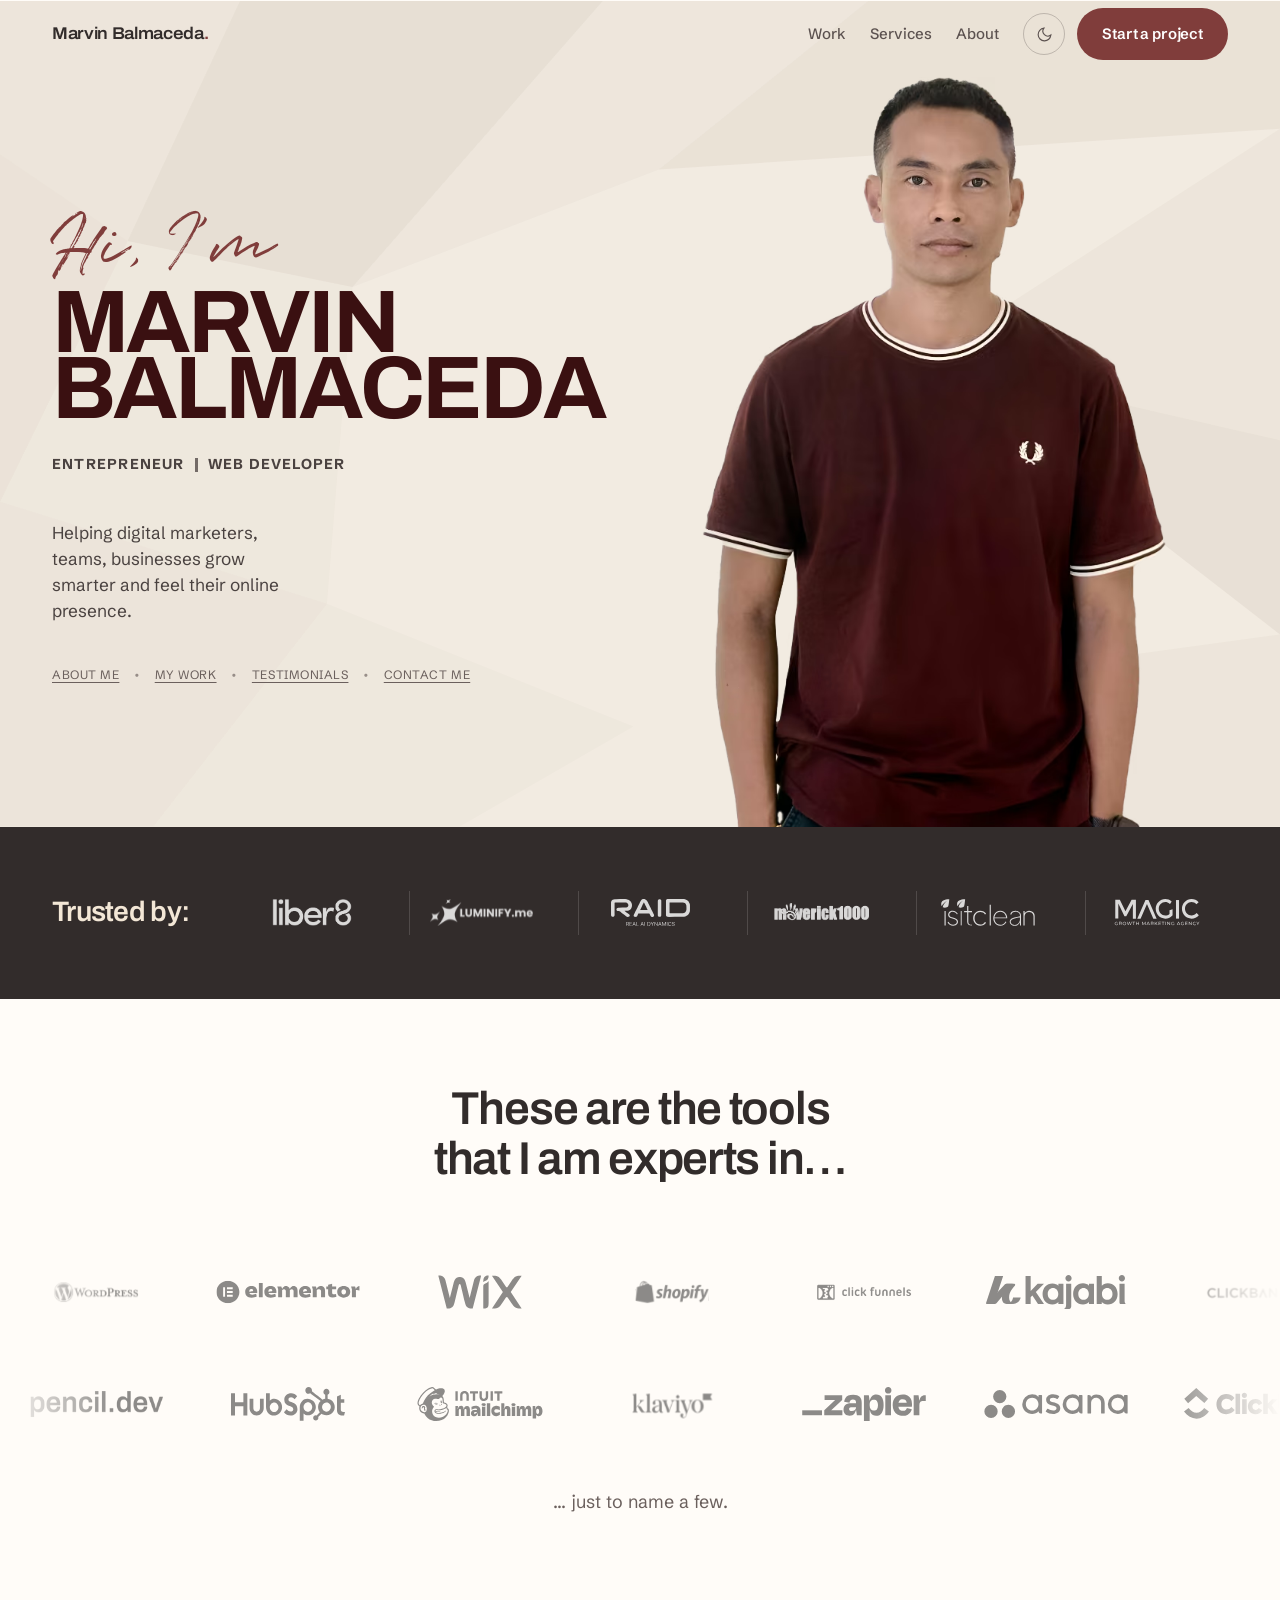
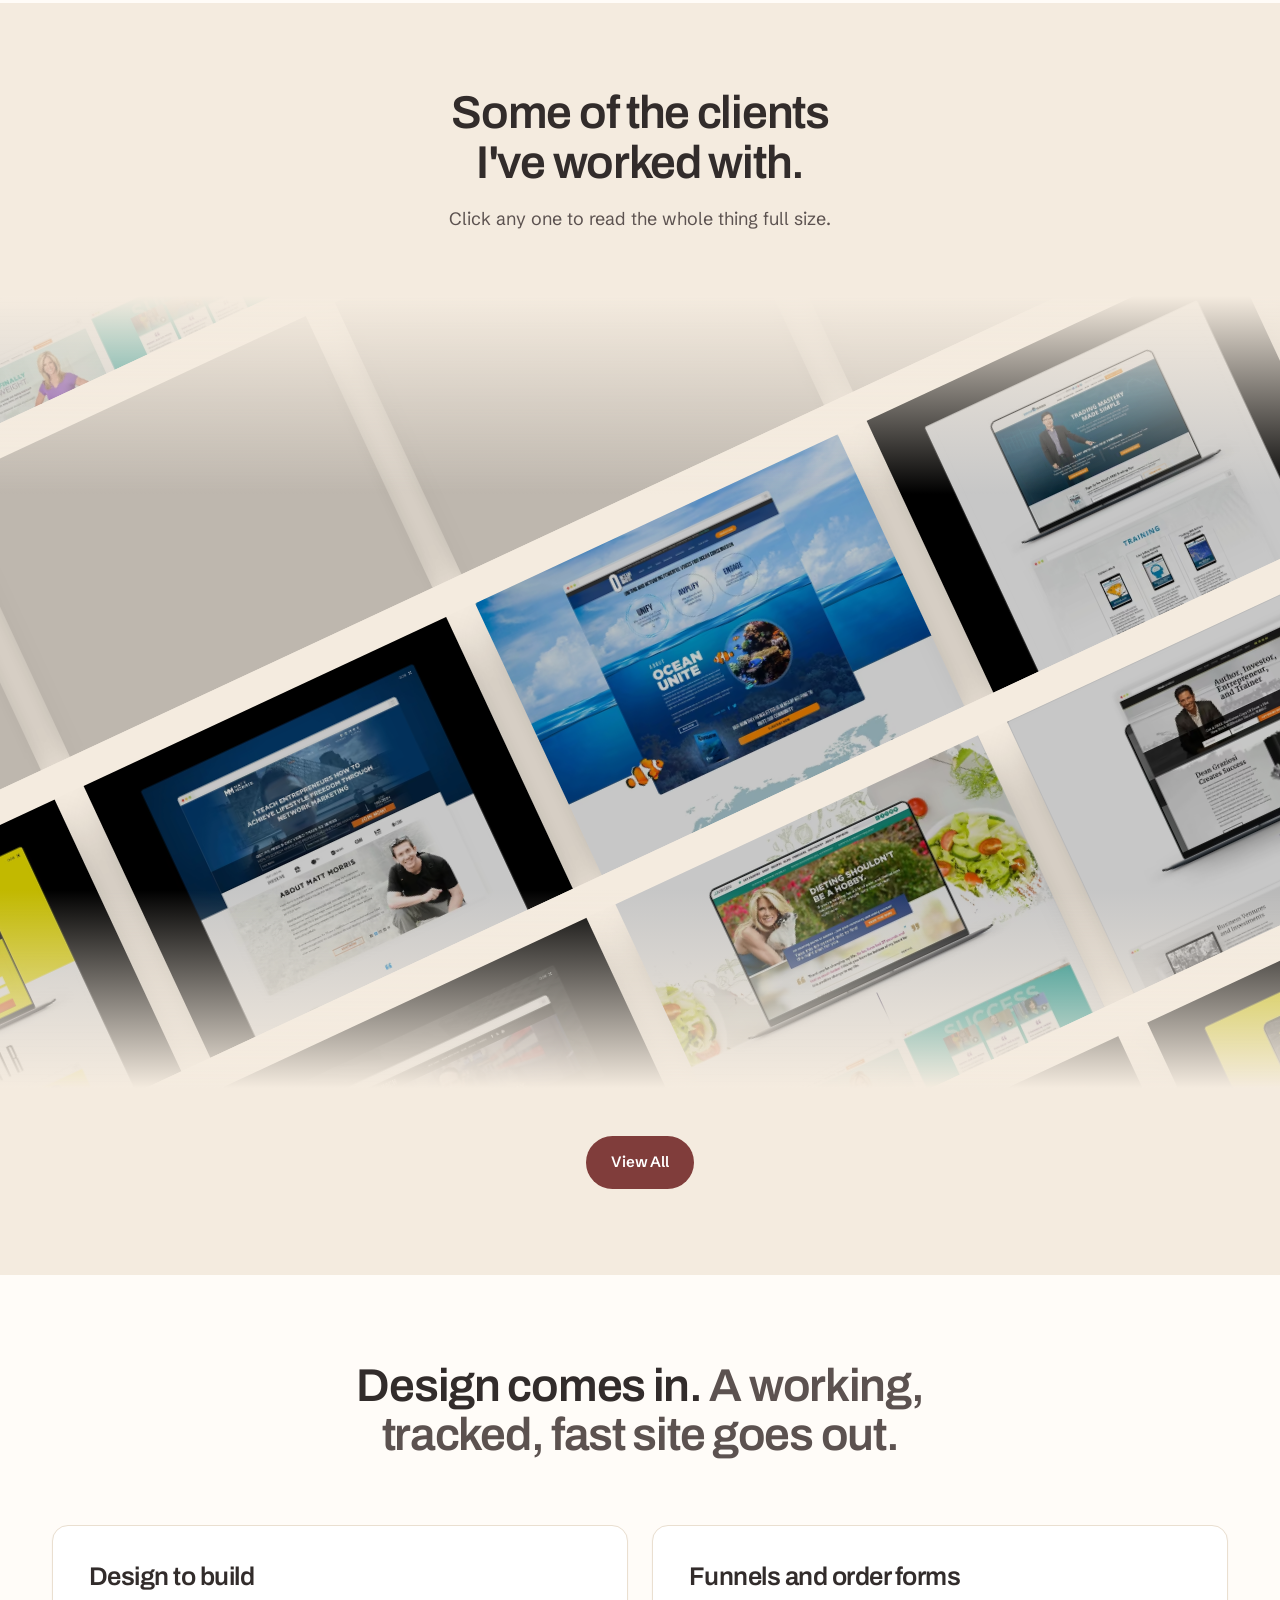
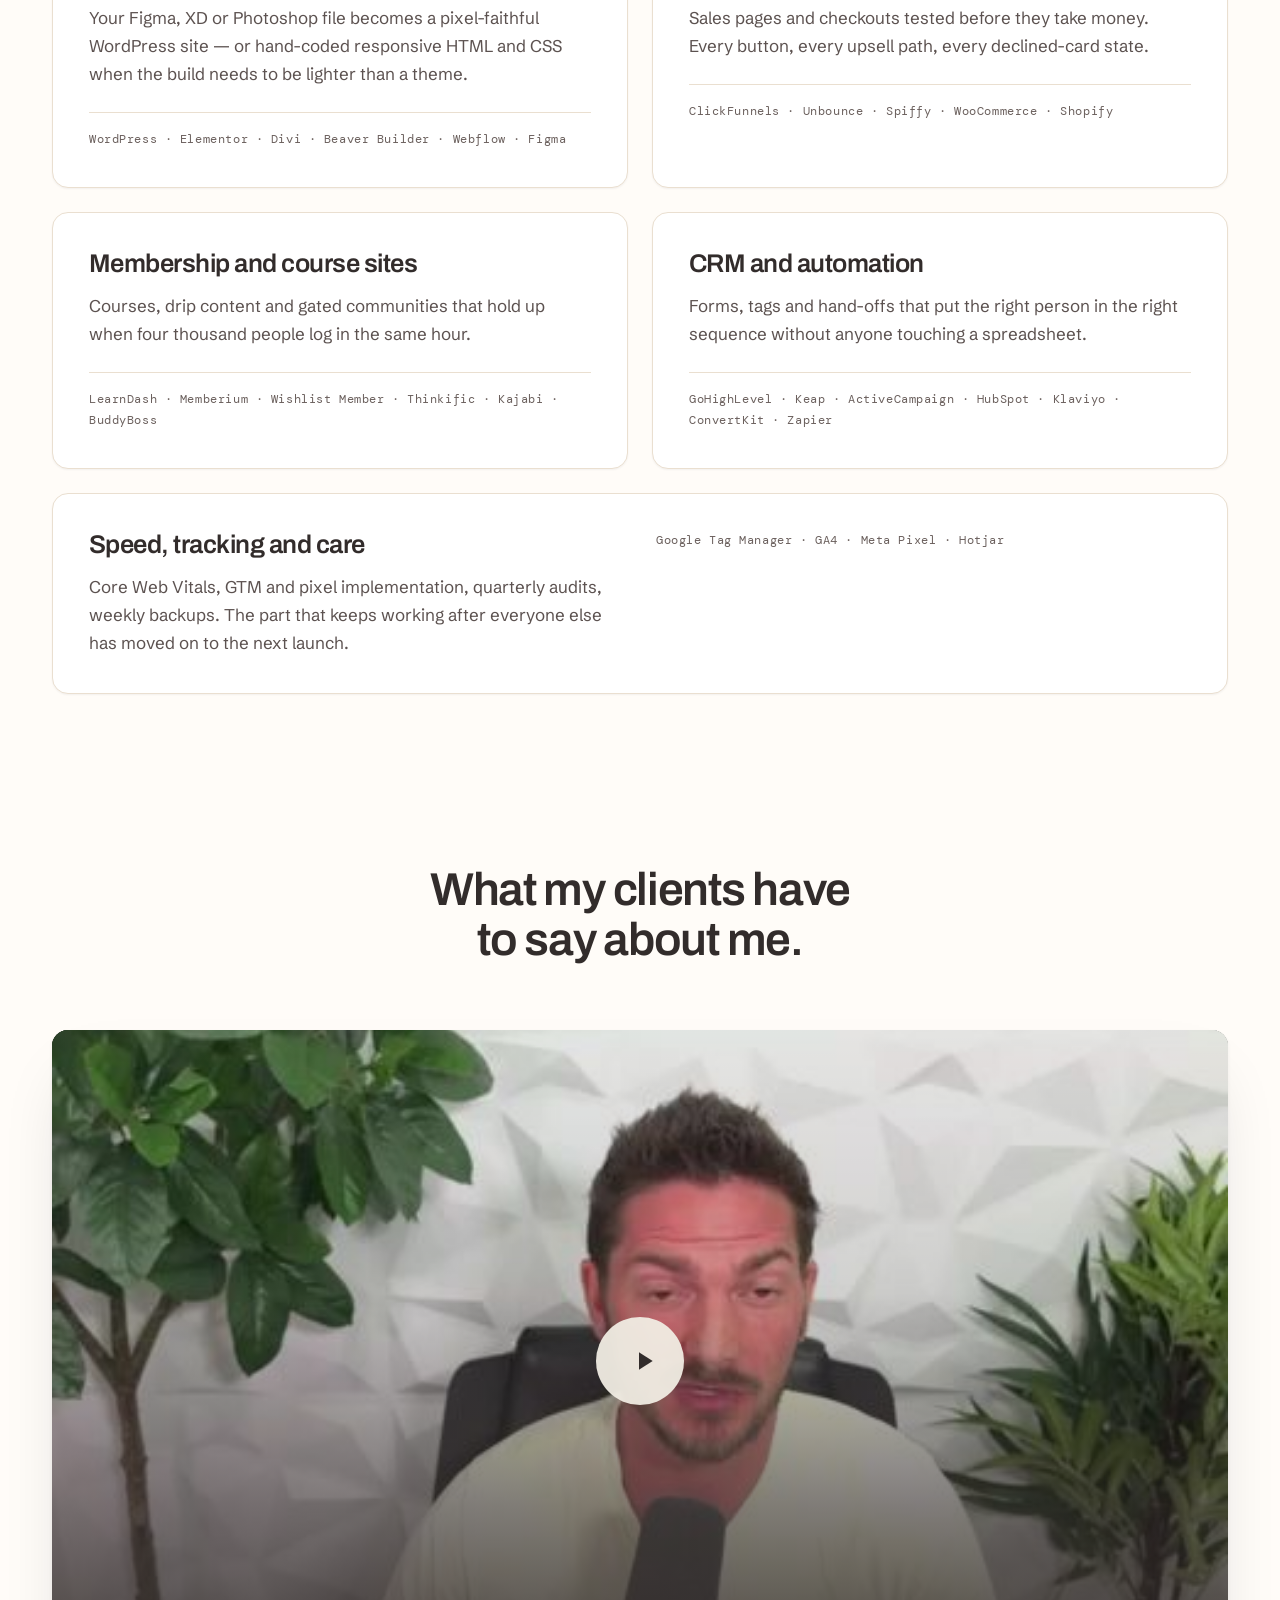
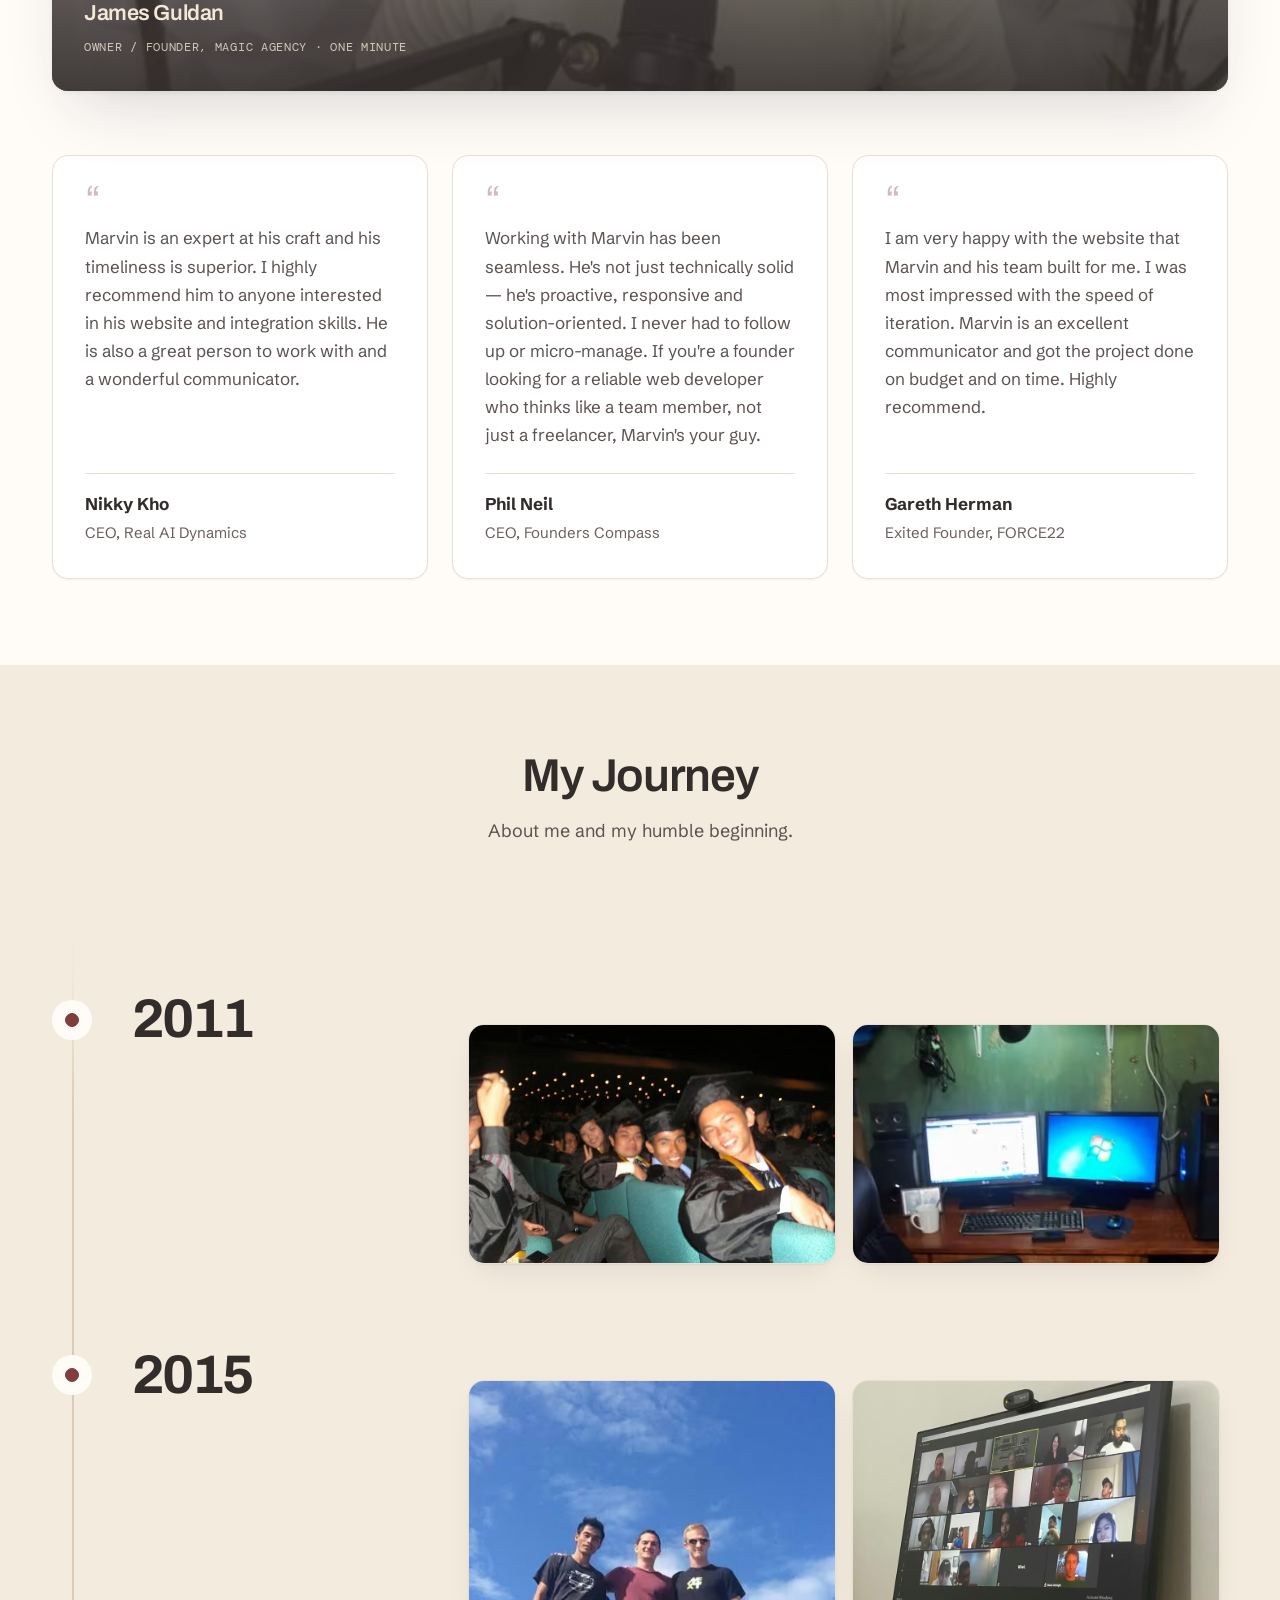
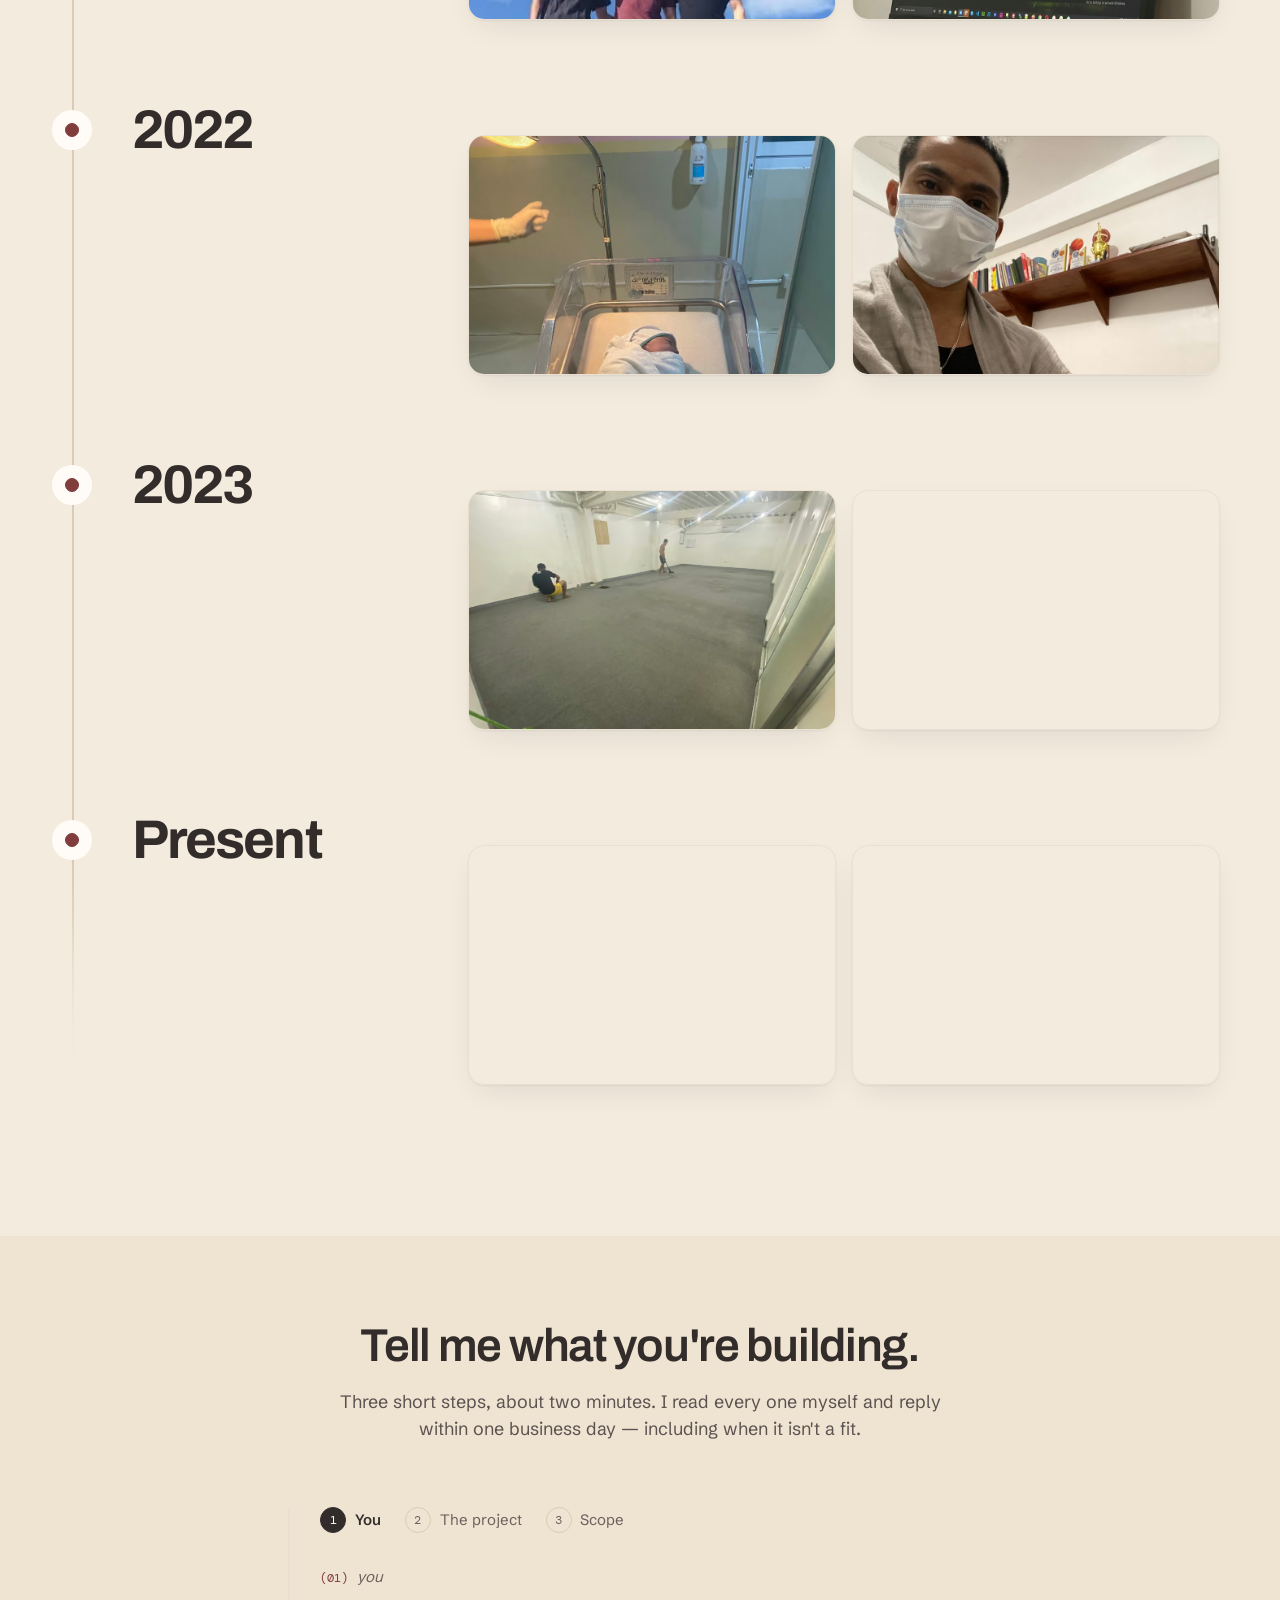
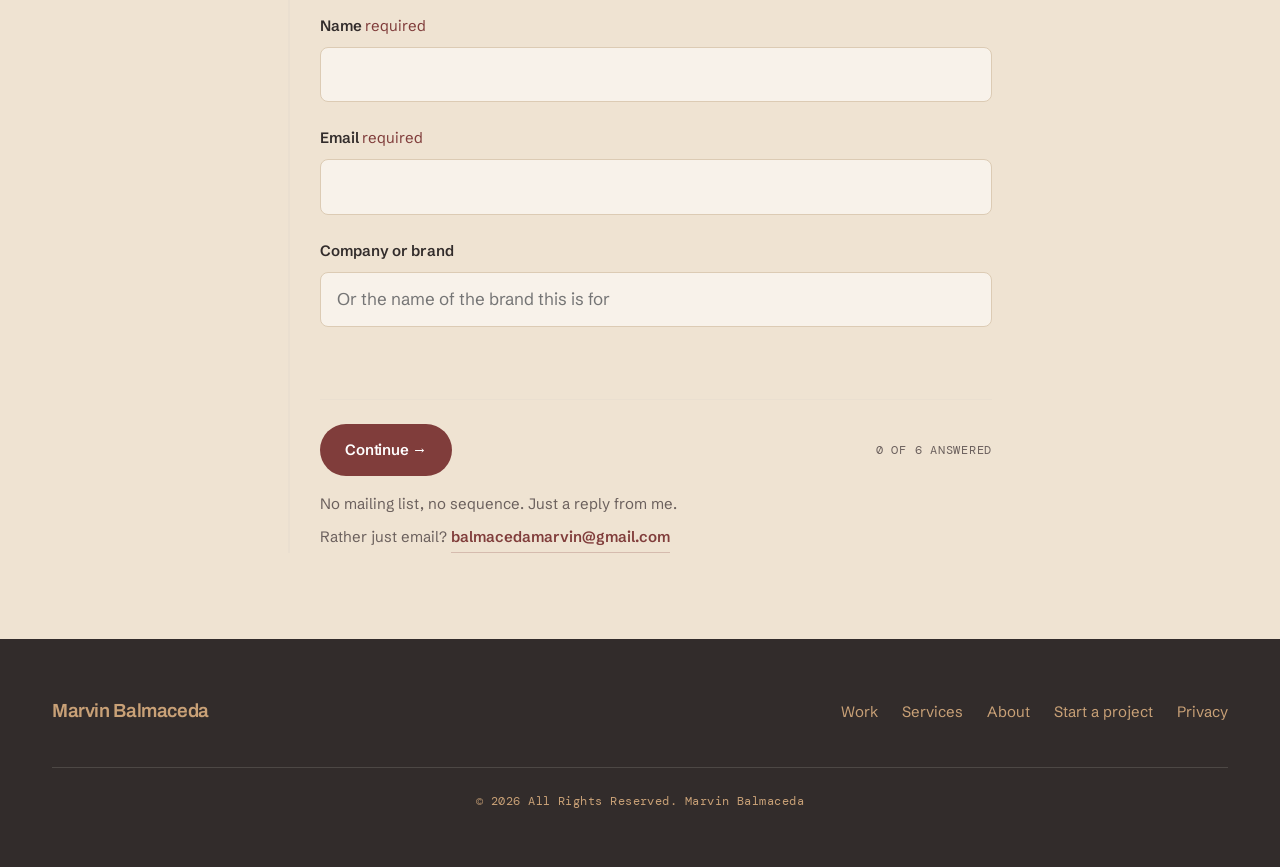
<file: index.html>
<!doctype html>
<html lang="en">
<head>
<meta charset="utf-8">
<meta name="viewport" content="width=device-width, initial-scale=1">
<title>Marvin Balmaceda — Web developer for personal brands</title>
<meta name="description" content="Sites, funnels, order forms and membership portals for 79 personal brands — Dean Graziosi, Frank Kern, JJ Virgin, David Bach. Design in, working site out.">
<link rel="canonical" href="https://marvinbalmaceda.com/">
<meta property="og:type" content="website">
<meta property="og:url" content="https://marvinbalmaceda.com/">
<meta property="og:title" content="Marvin Balmaceda — Web developer for personal brands">
<meta property="og:description" content="Sites, funnels, order forms and membership portals for 79 personal brands — Dean Graziosi, Frank Kern, JJ Virgin, David Bach. Design in, working site out.">
<meta property="og:image" content="https://marvinbalmaceda.com/img/og/og-home.jpg">
<meta property="og:image:alt" content="Marvin Balmaceda, web developer, beside his name on a dark brand card">
<meta name="twitter:title" content="Marvin Balmaceda — Web developer for personal brands">
<meta name="twitter:description" content="Sites, funnels, order forms and membership portals for 79 personal brands — Dean Graziosi, Frank Kern, JJ Virgin, David Bach. Design in, working site out.">
<meta name="twitter:image" content="https://marvinbalmaceda.com/img/og/og-home.jpg">
<!--HEAD-->
<meta name="color-scheme" content="light dark">
<meta name="theme-color" content="#FFFCF8">
<meta name="twitter:card" content="summary_large_image">
<meta property="og:site_name" content="Marvin Balmaceda">
<meta property="og:locale" content="en_US">
<meta property="og:image:width" content="1200">
<meta property="og:image:height" content="630">
<meta property="og:image:type" content="image/jpeg">

<!-- Theme, resolved before first paint so there is no flash of the wrong one.
     Kept inline and tiny on purpose: an external file would race the stylesheet. -->
<script>
  (function () {
    /* Light by default; an explicit choice in localStorage wins. Always writing
       the attribute keeps the toggle's read simple later on. */
    document.documentElement.dataset.theme = localStorage.getItem('theme') || 'light';
    document.documentElement.className = 'js';
  })();
</script>

<link rel="preload" href="fonts/archivo-var.woff2" as="font" type="font/woff2" crossorigin>
<link rel="preload" href="fonts/schibsted-var.woff2" as="font" type="font/woff2" crossorigin>
<link rel="stylesheet" href="css/tokens.css">
<link rel="stylesheet" href="css/base.css">
<link rel="stylesheet" href="css/components.css">
<link rel="stylesheet" href="css/sections.css">
<link rel="icon" href="img/favicon.svg" type="image/svg+xml">
<link rel="apple-touch-icon" href="img/apple-touch-icon.png">
<link rel="manifest" href="site.webmanifest">
        <!--/HEAD-->

<script type="application/ld+json">
{
  "@context": "https://schema.org",
  "@graph": [
    {
      "@type": "Person",
      "@id": "https://marvinbalmaceda.com/#marvin",
      "name": "Marvin Balmaceda",
      "url": "https://marvinbalmaceda.com/",
      "jobTitle": "Web Developer",
      "description": "Web developer specialising in sites, funnels, order forms and membership portals for personal brands.",
      "address": { "@type": "PostalAddress", "addressCountry": "PH" },
      "knowsAbout": ["WordPress","Elementor","ClickFunnels","LearnDash","Memberium","GoHighLevel","Keap","ActiveCampaign","WooCommerce","Shopify","Kajabi","BuddyBoss","Thinkific","Webflow","Zapier","Google Tag Manager"]
    },
    {
      "@type": "ProfessionalService",
      "@id": "https://marvinbalmaceda.com/#practice",
      "name": "Marvin Balmaceda — Web Development",
      "url": "https://marvinbalmaceda.com/",
      "provider": { "@id": "https://marvinbalmaceda.com/#marvin" },
      "areaServed": "Worldwide",
      "hasOfferCatalog": {
        "@type": "OfferCatalog",
        "name": "Services",
        "itemListElement": [
          { "@type": "Offer", "itemOffered": { "@type": "Service", "name": "Design to build" } },
          { "@type": "Offer", "itemOffered": { "@type": "Service", "name": "Funnels and order forms" } },
          { "@type": "Offer", "itemOffered": { "@type": "Service", "name": "Membership and course sites" } },
          { "@type": "Offer", "itemOffered": { "@type": "Service", "name": "CRM and automation" } },
          { "@type": "Offer", "itemOffered": { "@type": "Service", "name": "Speed, tracking and care" } }
        ]
      }
    },
    {
      "@type": "Review",
      "itemReviewed": { "@id": "https://marvinbalmaceda.com/#practice" },
      "author": { "@type": "Person", "name": "Nikky Kho" },
      "reviewBody": "Marvin is an expert at his craft and his timeliness is superior. I highly recommend him to anyone interested in his website and integration skills. He is also a great person to work with and a wonderful communicator."
    },
    {
      "@type": "Review",
      "itemReviewed": { "@id": "https://marvinbalmaceda.com/#practice" },
      "author": { "@type": "Person", "name": "Phil Neil" },
      "reviewBody": "Working with Marvin has been seamless. He's not just technically solid — he's proactive, responsive and solution-oriented. I never had to follow up or micro-manage."
    },
    {
      "@type": "Review",
      "itemReviewed": { "@id": "https://marvinbalmaceda.com/#practice" },
      "author": { "@type": "Person", "name": "Gareth Herman" },
      "reviewBody": "I am very happy with the website that Marvin and his team built for me. I was most impressed with the speed of iteration. Marvin is an excellent communicator and got the project done on budget and on time. Highly recommend."
    }
  ]
}
</script>
</head>

<body>
<a class="skip" href="#main">Skip to content</a>

<div class="page">

  <!--NAV-->
<header class="nav" id="nav">
    <div class="wrap nav__inner">
      <a class="nav__mark" href="index.html">Marvin Balmaceda<span class="dot">.</span></a>
      <nav class="nav__links" id="navlinks" aria-label="Main">
        <a href="work.html">Work</a>
        <a href="services.html">Services</a>
        <a href="about.html">About</a>
        <a class="btn btn--primary nav__cta-m" href="start.html">Start a project</a>
      </nav>
      <div class="nav__tools">
        <button class="theme-toggle" id="theme" type="button" aria-label="Switch to dark theme">
          <svg class="i-moon" viewBox="0 0 24 24" aria-hidden="true"><path d="M21 12.8A9 9 0 1 1 11.2 3a7 7 0 0 0 9.8 9.8Z"/></svg>
          <svg class="i-sun" viewBox="0 0 24 24" aria-hidden="true"><circle cx="12" cy="12" r="4"/><path d="M12 2v2m0 16v2M2 12h2m16 0h2M4.9 4.9l1.4 1.4m11.4 11.4 1.4 1.4M19.1 4.9l-1.4 1.4M6.3 17.7l-1.4 1.4"/></svg>
        </button>
        <a class="btn btn--primary nav__cta" href="start.html">Start a project</a>
        <button class="nav__burger" id="burger" type="button" aria-label="Open menu" aria-expanded="false" aria-controls="navlinks">
          <span></span><span></span><span></span>
        </button>
      </div>
    </div>
  </header>
        <!--/NAV-->

  <main id="main">

    <!-- ============ HERO ============ -->
    <section class="hero">
      <!-- Faceted ground, traced from the mock. preserveAspectRatio="none" lets
           the polygons stretch with the viewport instead of letterboxing. -->
      <svg class="hero__facets" viewBox="0 0 2506 1616" preserveAspectRatio="none"
           aria-hidden="true" focusable="false">
        <g fill="currentColor">
          <polygon points="0,0 470,0 250,470 0,300"        opacity=".05"/>
          <polygon points="470,0 1180,0 690,560 250,470"   opacity=".10"/>
          <polygon points="1180,0 1700,0 1290,330 690,560" opacity=".04"/>
          <polygon points="1700,0 2506,0 2506,250 1290,330" opacity=".08"/>
          <polygon points="0,300 250,470 0,980"            opacity=".07"/>
          <polygon points="250,470 690,560 640,1180 0,980" opacity=".03"/>
          <polygon points="2506,250 2506,860 1810,700"     opacity=".05"/>
          <polygon points="1810,700 2506,860 2506,1240"    opacity=".09"/>
          <polygon points="0,980 640,1180 300,1616 0,1616" opacity=".06"/>
          <polygon points="640,1180 1240,1420 900,1616 300,1616" opacity=".03"/>
          <polygon points="2140,1290 2506,1240 2506,1616 1900,1616" opacity=".05"/>
        </g>
      </svg>

      <div class="wrap hero__inner">
        <div class="hero__type">
          <p class="hero__hi">Hi, I&rsquo;m</p>
          <h1 class="hero__name">Marvin<br>Balmaceda</h1>
          <p class="hero__roles">Entrepreneur <i aria-hidden="true"></i> Web Developer</p>
          <p class="hero__tagline">Helping digital marketers, teams, businesses grow smarter and feel their online presence.</p>
          <nav class="hero__links" aria-label="Jump to section">
            <a href="#about">About me</a><i aria-hidden="true">&bull;</i>
            <a href="#work">My work</a><i aria-hidden="true">&bull;</i>
            <a href="#testimonial">Testimonials</a><i aria-hidden="true">&bull;</i>
            <a href="#inquiry">Contact me</a>
          </nav>
        </div>

        <div class="hero__figure">
          <picture>
            <source srcset="img/marvin-hero.avif" type="image/avif">
            <source srcset="img/marvin-hero.webp" type="image/webp">
            <img class="hero__portrait" src="img/marvin-hero.png"
                 alt="Marvin Balmaceda" width="608" height="1080"
                 fetchpriority="high" decoding="async">
          </picture>
        </div>
      </div>
    </section>

    <!-- ============ TRUSTED BY ============ -->
    <section class="trusted">
      <div class="wrap trusted__inner">
        <div class="trusted__claim">
          <h2>Trusted by:</h2>
        </div>
        <ul class="trusted__row">
            <li><img src="img/logos/liber8.png" alt="Liber8" height="27" loading="lazy" decoding="async"></li>
            <li><img src="img/logos/luminify.svg" alt="Luminify.me" height="27" loading="lazy" decoding="async"></li>
            <li><img src="img/logos/raid.svg" alt="RAID Real Estate" height="27" loading="lazy" decoding="async"></li>
            <li><img src="img/logos/maverick1000.png" alt="Maverick1000" height="27" loading="lazy" decoding="async"></li>
            <li><img src="img/logos/isitclean.svg" alt="IsItClean" height="27" loading="lazy" decoding="async"></li>
            <li><img src="img/logos/magic.svg" alt="Magic Agency" height="27" loading="lazy" decoding="async"></li>
        </ul>
      </div>
    </section>

    <!-- ============ TOOLS ============ -->
    <section class="section band-base tools" id="tools">
      <div class="wrap">
        <div class="section-head section-head--mid reveal">
          <h2>These are the tools that I am experts in&hellip;</h2>
        </div>
      </div>
      <div class="tools__rows reveal">
        <div class="tools__row">
          <ul class="tools__track tools__track--left" style="--speed:70s">
            <li><img src="img/tools/wordpress.svg" alt="WordPress" loading="lazy" decoding="async"></li>
            <li><img src="img/tools/elementor.svg" alt="Elementor" loading="lazy" decoding="async"></li>
            <li><img src="img/tools/wix.svg" alt="Wix" loading="lazy" decoding="async"></li>
            <li><img src="img/tools/shopify.svg" alt="Shopify" loading="lazy" decoding="async"></li>
            <li><img src="img/tools/clickfunnels.webp" alt="ClickFunnels" loading="lazy" decoding="async"></li>
            <li><img src="img/tools/kajabi.svg" alt="Kajabi" loading="lazy" decoding="async"></li>
            <li><img src="img/tools/clickbank.svg" alt="ClickBank" loading="lazy" decoding="async"></li>
            <li><img src="img/tools/gohighlevel.svg" alt="GoHighLevel" loading="lazy" decoding="async"></li>
            <li><img src="img/tools/keap.svg" alt="Keap" loading="lazy" decoding="async"></li>
            <li><img src="img/tools/activecampaign.svg" alt="ActiveCampaign" loading="lazy" decoding="async"></li>
            <li><img src="img/tools/claude.png" alt="Claude" loading="lazy" decoding="async"></li>
            <li><img src="img/tools/cursor.png" alt="Cursor" loading="lazy" decoding="async"></li>
            <li aria-hidden="true"><img src="img/tools/wordpress.svg" alt="" loading="lazy" decoding="async"></li>
            <li aria-hidden="true"><img src="img/tools/elementor.svg" alt="" loading="lazy" decoding="async"></li>
            <li aria-hidden="true"><img src="img/tools/wix.svg" alt="" loading="lazy" decoding="async"></li>
            <li aria-hidden="true"><img src="img/tools/shopify.svg" alt="" loading="lazy" decoding="async"></li>
            <li aria-hidden="true"><img src="img/tools/clickfunnels.webp" alt="" loading="lazy" decoding="async"></li>
            <li aria-hidden="true"><img src="img/tools/kajabi.svg" alt="" loading="lazy" decoding="async"></li>
            <li aria-hidden="true"><img src="img/tools/clickbank.svg" alt="" loading="lazy" decoding="async"></li>
            <li aria-hidden="true"><img src="img/tools/gohighlevel.svg" alt="" loading="lazy" decoding="async"></li>
            <li aria-hidden="true"><img src="img/tools/keap.svg" alt="" loading="lazy" decoding="async"></li>
            <li aria-hidden="true"><img src="img/tools/activecampaign.svg" alt="" loading="lazy" decoding="async"></li>
            <li aria-hidden="true"><img src="img/tools/claude.png" alt="" loading="lazy" decoding="async"></li>
            <li aria-hidden="true"><img src="img/tools/cursor.png" alt="" loading="lazy" decoding="async"></li>
          </ul>
        </div>
        <div class="tools__row">
          <ul class="tools__track tools__track--right" style="--speed:82s">
            <li><img src="img/tools/pencil-dev.png" alt="pencil.dev" loading="lazy" decoding="async"></li>
            <li><img src="img/tools/hubspot.svg" alt="HubSpot" loading="lazy" decoding="async"></li>
            <li><img src="img/tools/mailchimp.svg" alt="Mailchimp" loading="lazy" decoding="async"></li>
            <li><img src="img/tools/klaviyo.svg" alt="Klaviyo" loading="lazy" decoding="async"></li>
            <li><img src="img/tools/zapier.svg" alt="Zapier" loading="lazy" decoding="async"></li>
            <li><img src="img/tools/asana.svg" alt="Asana" loading="lazy" decoding="async"></li>
            <li><img src="img/tools/clickup.svg" alt="ClickUp" loading="lazy" decoding="async"></li>
            <li><img src="img/tools/google-analytics.svg" alt="Google Analytics" loading="lazy" decoding="async"></li>
            <li><img src="img/tools/google-tag-manager.svg" alt="Google Tag Manager" loading="lazy" decoding="async"></li>
            <li><img src="img/tools/meta.svg" alt="Meta Pixel" loading="lazy" decoding="async"></li>
            <li><img src="img/tools/hotjar.svg" alt="Hotjar" loading="lazy" decoding="async"></li>
            <li aria-hidden="true"><img src="img/tools/pencil-dev.png" alt="" loading="lazy" decoding="async"></li>
            <li aria-hidden="true"><img src="img/tools/hubspot.svg" alt="" loading="lazy" decoding="async"></li>
            <li aria-hidden="true"><img src="img/tools/mailchimp.svg" alt="" loading="lazy" decoding="async"></li>
            <li aria-hidden="true"><img src="img/tools/klaviyo.svg" alt="" loading="lazy" decoding="async"></li>
            <li aria-hidden="true"><img src="img/tools/zapier.svg" alt="" loading="lazy" decoding="async"></li>
            <li aria-hidden="true"><img src="img/tools/asana.svg" alt="" loading="lazy" decoding="async"></li>
            <li aria-hidden="true"><img src="img/tools/clickup.svg" alt="" loading="lazy" decoding="async"></li>
            <li aria-hidden="true"><img src="img/tools/google-analytics.svg" alt="" loading="lazy" decoding="async"></li>
            <li aria-hidden="true"><img src="img/tools/google-tag-manager.svg" alt="" loading="lazy" decoding="async"></li>
            <li aria-hidden="true"><img src="img/tools/meta.svg" alt="" loading="lazy" decoding="async"></li>
            <li aria-hidden="true"><img src="img/tools/hotjar.svg" alt="" loading="lazy" decoding="async"></li>
          </ul>
        </div>
      </div>
      <div class="wrap">
        <p class="tools__note">&hellip; just to name a few.</p>
      </div>
    </section>

    <!-- ============ WORK ============ -->
    <section class="band-tint" id="work">
      <div class="wrap" style="padding-top: var(--section-y)">
        <div class="section-head section-head--mid reveal">
          <h2>Some of the clients I've worked with.</h2>
          <p class="lede">Click any one to read the whole thing full size.</p>
        </div>
      </div>

      <div class="mq-wall">
        <div class="mq-wall__rows">
        <!--MARQUEE-->
      <div class="mq-row">
        <div class="mq-track mq-track--left" style="--speed:120s">
          <a class="mq-card" href="#p-frank-kern" data-piece="frank-kern">
            <picture>
              <source srcset="img/work/frank-kern.avif" type="image/avif">
              <source srcset="img/work/frank-kern.webp" type="image/webp">
              <img src="img/work/frank-kern.jpg" alt="Frank Kern — website built by Marvin Balmaceda"
                   width="760" height="1372" loading="lazy" decoding="async">
            </picture>
            <span class="mq-card__label">Frank Kern</span>
          </a>
          <a class="mq-card" href="#p-dean-graziosi" data-piece="dean-graziosi">
            <picture>
              <source srcset="img/work/dean-graziosi.avif" type="image/avif">
              <source srcset="img/work/dean-graziosi.webp" type="image/webp">
              <img src="img/work/dean-graziosi.jpg" alt="Dean Graziosi — website built by Marvin Balmaceda"
                   width="760" height="1250" loading="lazy" decoding="async">
            </picture>
            <span class="mq-card__label">Dean Graziosi</span>
          </a>
          <a class="mq-card" href="#p-jj-virgin" data-piece="jj-virgin">
            <picture>
              <source srcset="img/work/jj-virgin.avif" type="image/avif">
              <source srcset="img/work/jj-virgin.webp" type="image/webp">
              <img src="img/work/jj-virgin.jpg" alt="JJ Virgin — website built by Marvin Balmaceda"
                   width="760" height="1481" loading="lazy" decoding="async">
            </picture>
            <span class="mq-card__label">JJ Virgin</span>
          </a>
          <a class="mq-card" href="#p-david-bach" data-piece="david-bach">
            <picture>
              <source srcset="img/work/david-bach.avif" type="image/avif">
              <source srcset="img/work/david-bach.webp" type="image/webp">
              <img src="img/work/david-bach.jpg" alt="David Bach — website built by Marvin Balmaceda"
                   width="760" height="1690" loading="lazy" decoding="async">
            </picture>
            <span class="mq-card__label">David Bach</span>
          </a>
          <a class="mq-card" href="#p-mike-dillard" data-piece="mike-dillard">
            <picture>
              <source srcset="img/work/mike-dillard.avif" type="image/avif">
              <source srcset="img/work/mike-dillard.webp" type="image/webp">
              <img src="img/work/mike-dillard.jpg" alt="Mike Dillard — website built by Marvin Balmaceda"
                   width="760" height="1502" loading="lazy" decoding="async">
            </picture>
            <span class="mq-card__label">Mike Dillard</span>
          </a>
          <a class="mq-card" href="#p-kent-clothier" data-piece="kent-clothier">
            <picture>
              <source srcset="img/work/kent-clothier.avif" type="image/avif">
              <source srcset="img/work/kent-clothier.webp" type="image/webp">
              <img src="img/work/kent-clothier.jpg" alt="Kent Clothier — website built by Marvin Balmaceda"
                   width="760" height="1613" loading="lazy" decoding="async">
            </picture>
            <span class="mq-card__label">Kent Clothier</span>
          </a>
          <a class="mq-card" href="#p-ted-mcgrath" data-piece="ted-mcgrath">
            <picture>
              <source srcset="img/work/ted-mcgrath.avif" type="image/avif">
              <source srcset="img/work/ted-mcgrath.webp" type="image/webp">
              <img src="img/work/ted-mcgrath.jpg" alt="Ted McGrath — website built by Marvin Balmaceda"
                   width="760" height="1650" loading="lazy" decoding="async">
            </picture>
            <span class="mq-card__label">Ted McGrath</span>
          </a>
          <a class="mq-card" href="#p-ryan-blair" data-piece="ryan-blair">
            <picture>
              <source srcset="img/work/ryan-blair.avif" type="image/avif">
              <source srcset="img/work/ryan-blair.webp" type="image/webp">
              <img src="img/work/ryan-blair.jpg" alt="Ryan Blair — website built by Marvin Balmaceda"
                   width="760" height="1530" loading="lazy" decoding="async">
            </picture>
            <span class="mq-card__label">Ryan Blair</span>
          </a>
          <a class="mq-card" href="#p-matt-morris" data-piece="matt-morris">
            <picture>
              <source srcset="img/work/matt-morris.avif" type="image/avif">
              <source srcset="img/work/matt-morris.webp" type="image/webp">
              <img src="img/work/matt-morris.jpg" alt="Matt Morris — website built by Marvin Balmaceda"
                   width="760" height="1712" loading="lazy" decoding="async">
            </picture>
            <span class="mq-card__label">Matt Morris</span>
          </a>
          <a class="mq-card" href="#p-ocean-unite" data-piece="ocean-unite">
            <picture>
              <source srcset="img/work/ocean-unite.avif" type="image/avif">
              <source srcset="img/work/ocean-unite.webp" type="image/webp">
              <img src="img/work/ocean-unite.jpg" alt="Ocean Unite — website built by Marvin Balmaceda"
                   width="760" height="1590" loading="lazy" decoding="async">
            </picture>
            <span class="mq-card__label">Ocean Unite</span>
          </a>
          <a class="mq-card" href="#p-certus-trading" data-piece="certus-trading">
            <picture>
              <source srcset="img/work/certus-trading.avif" type="image/avif">
              <source srcset="img/work/certus-trading.webp" type="image/webp">
              <img src="img/work/certus-trading.jpg" alt="Certus Trading — website built by Marvin Balmaceda"
                   width="760" height="2381" loading="lazy" decoding="async">
            </picture>
            <span class="mq-card__label">Certus Trading</span>
          </a>
          <a class="mq-card" href="#p-revolution-golf" data-piece="revolution-golf">
            <picture>
              <source srcset="img/work/revolution-golf.avif" type="image/avif">
              <source srcset="img/work/revolution-golf.webp" type="image/webp">
              <img src="img/work/revolution-golf.jpg" alt="Revolution Golf — website built by Marvin Balmaceda"
                   width="760" height="1914" loading="lazy" decoding="async">
            </picture>
            <span class="mq-card__label">Revolution Golf</span>
          </a>
          <a class="mq-card" href="#p-frank-kern" data-piece="frank-kern" aria-hidden="true" tabindex="-1">
            <picture>
              <source srcset="img/work/frank-kern.avif" type="image/avif">
              <source srcset="img/work/frank-kern.webp" type="image/webp">
              <img src="img/work/frank-kern.jpg" alt=""
                   width="760" height="1372" loading="lazy" decoding="async">
            </picture>
            <span class="mq-card__label">Frank Kern</span>
          </a>
          <a class="mq-card" href="#p-dean-graziosi" data-piece="dean-graziosi" aria-hidden="true" tabindex="-1">
            <picture>
              <source srcset="img/work/dean-graziosi.avif" type="image/avif">
              <source srcset="img/work/dean-graziosi.webp" type="image/webp">
              <img src="img/work/dean-graziosi.jpg" alt=""
                   width="760" height="1250" loading="lazy" decoding="async">
            </picture>
            <span class="mq-card__label">Dean Graziosi</span>
          </a>
          <a class="mq-card" href="#p-jj-virgin" data-piece="jj-virgin" aria-hidden="true" tabindex="-1">
            <picture>
              <source srcset="img/work/jj-virgin.avif" type="image/avif">
              <source srcset="img/work/jj-virgin.webp" type="image/webp">
              <img src="img/work/jj-virgin.jpg" alt=""
                   width="760" height="1481" loading="lazy" decoding="async">
            </picture>
            <span class="mq-card__label">JJ Virgin</span>
          </a>
          <a class="mq-card" href="#p-david-bach" data-piece="david-bach" aria-hidden="true" tabindex="-1">
            <picture>
              <source srcset="img/work/david-bach.avif" type="image/avif">
              <source srcset="img/work/david-bach.webp" type="image/webp">
              <img src="img/work/david-bach.jpg" alt=""
                   width="760" height="1690" loading="lazy" decoding="async">
            </picture>
            <span class="mq-card__label">David Bach</span>
          </a>
          <a class="mq-card" href="#p-mike-dillard" data-piece="mike-dillard" aria-hidden="true" tabindex="-1">
            <picture>
              <source srcset="img/work/mike-dillard.avif" type="image/avif">
              <source srcset="img/work/mike-dillard.webp" type="image/webp">
              <img src="img/work/mike-dillard.jpg" alt=""
                   width="760" height="1502" loading="lazy" decoding="async">
            </picture>
            <span class="mq-card__label">Mike Dillard</span>
          </a>
          <a class="mq-card" href="#p-kent-clothier" data-piece="kent-clothier" aria-hidden="true" tabindex="-1">
            <picture>
              <source srcset="img/work/kent-clothier.avif" type="image/avif">
              <source srcset="img/work/kent-clothier.webp" type="image/webp">
              <img src="img/work/kent-clothier.jpg" alt=""
                   width="760" height="1613" loading="lazy" decoding="async">
            </picture>
            <span class="mq-card__label">Kent Clothier</span>
          </a>
          <a class="mq-card" href="#p-ted-mcgrath" data-piece="ted-mcgrath" aria-hidden="true" tabindex="-1">
            <picture>
              <source srcset="img/work/ted-mcgrath.avif" type="image/avif">
              <source srcset="img/work/ted-mcgrath.webp" type="image/webp">
              <img src="img/work/ted-mcgrath.jpg" alt=""
                   width="760" height="1650" loading="lazy" decoding="async">
            </picture>
            <span class="mq-card__label">Ted McGrath</span>
          </a>
          <a class="mq-card" href="#p-ryan-blair" data-piece="ryan-blair" aria-hidden="true" tabindex="-1">
            <picture>
              <source srcset="img/work/ryan-blair.avif" type="image/avif">
              <source srcset="img/work/ryan-blair.webp" type="image/webp">
              <img src="img/work/ryan-blair.jpg" alt=""
                   width="760" height="1530" loading="lazy" decoding="async">
            </picture>
            <span class="mq-card__label">Ryan Blair</span>
          </a>
          <a class="mq-card" href="#p-matt-morris" data-piece="matt-morris" aria-hidden="true" tabindex="-1">
            <picture>
              <source srcset="img/work/matt-morris.avif" type="image/avif">
              <source srcset="img/work/matt-morris.webp" type="image/webp">
              <img src="img/work/matt-morris.jpg" alt=""
                   width="760" height="1712" loading="lazy" decoding="async">
            </picture>
            <span class="mq-card__label">Matt Morris</span>
          </a>
          <a class="mq-card" href="#p-ocean-unite" data-piece="ocean-unite" aria-hidden="true" tabindex="-1">
            <picture>
              <source srcset="img/work/ocean-unite.avif" type="image/avif">
              <source srcset="img/work/ocean-unite.webp" type="image/webp">
              <img src="img/work/ocean-unite.jpg" alt=""
                   width="760" height="1590" loading="lazy" decoding="async">
            </picture>
            <span class="mq-card__label">Ocean Unite</span>
          </a>
          <a class="mq-card" href="#p-certus-trading" data-piece="certus-trading" aria-hidden="true" tabindex="-1">
            <picture>
              <source srcset="img/work/certus-trading.avif" type="image/avif">
              <source srcset="img/work/certus-trading.webp" type="image/webp">
              <img src="img/work/certus-trading.jpg" alt=""
                   width="760" height="2381" loading="lazy" decoding="async">
            </picture>
            <span class="mq-card__label">Certus Trading</span>
          </a>
          <a class="mq-card" href="#p-revolution-golf" data-piece="revolution-golf" aria-hidden="true" tabindex="-1">
            <picture>
              <source srcset="img/work/revolution-golf.avif" type="image/avif">
              <source srcset="img/work/revolution-golf.webp" type="image/webp">
              <img src="img/work/revolution-golf.jpg" alt=""
                   width="760" height="1914" loading="lazy" decoding="async">
            </picture>
            <span class="mq-card__label">Revolution Golf</span>
          </a>
        </div>
      </div>
      <div class="mq-row">
        <div class="mq-track mq-track--right" style="--speed:105s">
          <a class="mq-card" href="#p-wellorg-series" data-piece="wellorg-series">
            <picture>
              <source srcset="img/work/wellorg-series.avif" type="image/avif">
              <source srcset="img/work/wellorg-series.webp" type="image/webp">
              <img src="img/work/wellorg-series.jpg" alt="Well Org Interconnected Series — website built by Marvin Balmaceda"
                   width="760" height="1995" loading="lazy" decoding="async">
            </picture>
            <span class="mq-card__label">Well Org Interconnected Series</span>
          </a>
          <a class="mq-card" href="#p-dropship-club" data-piece="dropship-club">
            <picture>
              <source srcset="img/work/dropship-club.avif" type="image/avif">
              <source srcset="img/work/dropship-club.webp" type="image/webp">
              <img src="img/work/dropship-club.jpg" alt="The Dropship Club — website built by Marvin Balmaceda"
                   width="760" height="2067" loading="lazy" decoding="async">
            </picture>
            <span class="mq-card__label">The Dropship Club</span>
          </a>
          <a class="mq-card" href="#p-wellorg-moviemaker" data-piece="wellorg-moviemaker">
            <picture>
              <source srcset="img/work/wellorg-moviemaker.avif" type="image/avif">
              <source srcset="img/work/wellorg-moviemaker.webp" type="image/webp">
              <img src="img/work/wellorg-moviemaker.jpg" alt="Well Org Movie Maker Academy — website built by Marvin Balmaceda"
                   width="760" height="2014" loading="lazy" decoding="async">
            </picture>
            <span class="mq-card__label">Well Org Movie Maker Academy</span>
          </a>
          <a class="mq-card" href="#p-wellorg-media" data-piece="wellorg-media">
            <picture>
              <source srcset="img/work/wellorg-media.avif" type="image/avif">
              <source srcset="img/work/wellorg-media.webp" type="image/webp">
              <img src="img/work/wellorg-media.jpg" alt="Well Org Media Academy — website built by Marvin Balmaceda"
                   width="760" height="2243" loading="lazy" decoding="async">
            </picture>
            <span class="mq-card__label">Well Org Media Academy</span>
          </a>
          <a class="mq-card" href="#p-lifeboost-coffee" data-piece="lifeboost-coffee">
            <picture>
              <source srcset="img/work/lifeboost-coffee.avif" type="image/avif">
              <source srcset="img/work/lifeboost-coffee.webp" type="image/webp">
              <img src="img/work/lifeboost-coffee.jpg" alt="Lifeboost Coffee — website built by Marvin Balmaceda"
                   width="760" height="2527" loading="lazy" decoding="async">
            </picture>
            <span class="mq-card__label">Lifeboost Coffee</span>
          </a>
          <a class="mq-card" href="#p-grillmaster" data-piece="grillmaster">
            <picture>
              <source srcset="img/work/grillmaster.avif" type="image/avif">
              <source srcset="img/work/grillmaster.webp" type="image/webp">
              <img src="img/work/grillmaster.jpg" alt="Grillmaster University — website built by Marvin Balmaceda"
                   width="760" height="2337" loading="lazy" decoding="async">
            </picture>
            <span class="mq-card__label">Grillmaster University</span>
          </a>
          <a class="mq-card" href="#p-hope-to-haiti" data-piece="hope-to-haiti">
            <picture>
              <source srcset="img/work/hope-to-haiti.avif" type="image/avif">
              <source srcset="img/work/hope-to-haiti.webp" type="image/webp">
              <img src="img/work/hope-to-haiti.jpg" alt="Hope to Haiti — website built by Marvin Balmaceda"
                   width="760" height="2127" loading="lazy" decoding="async">
            </picture>
            <span class="mq-card__label">Hope to Haiti</span>
          </a>
          <a class="mq-card" href="#p-expert-agents" data-piece="expert-agents">
            <picture>
              <source srcset="img/work/expert-agents.avif" type="image/avif">
              <source srcset="img/work/expert-agents.webp" type="image/webp">
              <img src="img/work/expert-agents.jpg" alt="Expert Agents Only — website built by Marvin Balmaceda"
                   width="760" height="1908" loading="lazy" decoding="async">
            </picture>
            <span class="mq-card__label">Expert Agents Only</span>
          </a>
          <a class="mq-card" href="#p-voxient" data-piece="voxient">
            <picture>
              <source srcset="img/work/voxient.avif" type="image/avif">
              <source srcset="img/work/voxient.webp" type="image/webp">
              <img src="img/work/voxient.jpg" alt="Voxient — website built by Marvin Balmaceda"
                   width="760" height="2145" loading="lazy" decoding="async">
            </picture>
            <span class="mq-card__label">Voxient</span>
          </a>
          <a class="mq-card" href="#p-fit-father" data-piece="fit-father">
            <picture>
              <source srcset="img/work/fit-father.avif" type="image/avif">
              <source srcset="img/work/fit-father.webp" type="image/webp">
              <img src="img/work/fit-father.jpg" alt="Fit Father Project — website built by Marvin Balmaceda"
                   width="760" height="2259" loading="lazy" decoding="async">
            </picture>
            <span class="mq-card__label">Fit Father Project</span>
          </a>
          <a class="mq-card" href="#p-fit-mother" data-piece="fit-mother">
            <picture>
              <source srcset="img/work/fit-mother.avif" type="image/avif">
              <source srcset="img/work/fit-mother.webp" type="image/webp">
              <img src="img/work/fit-mother.jpg" alt="Fit Mother Project — website built by Marvin Balmaceda"
                   width="760" height="2453" loading="lazy" decoding="async">
            </picture>
            <span class="mq-card__label">Fit Mother Project</span>
          </a>
          <a class="mq-card" href="#p-bodyfx" data-piece="bodyfx">
            <picture>
              <source srcset="img/work/bodyfx.avif" type="image/avif">
              <source srcset="img/work/bodyfx.webp" type="image/webp">
              <img src="img/work/bodyfx.jpg" alt="BodyFX — website built by Marvin Balmaceda"
                   width="760" height="1795" loading="lazy" decoding="async">
            </picture>
            <span class="mq-card__label">BodyFX</span>
          </a>
          <a class="mq-card" href="#p-wellorg-series" data-piece="wellorg-series" aria-hidden="true" tabindex="-1">
            <picture>
              <source srcset="img/work/wellorg-series.avif" type="image/avif">
              <source srcset="img/work/wellorg-series.webp" type="image/webp">
              <img src="img/work/wellorg-series.jpg" alt=""
                   width="760" height="1995" loading="lazy" decoding="async">
            </picture>
            <span class="mq-card__label">Well Org Interconnected Series</span>
          </a>
          <a class="mq-card" href="#p-dropship-club" data-piece="dropship-club" aria-hidden="true" tabindex="-1">
            <picture>
              <source srcset="img/work/dropship-club.avif" type="image/avif">
              <source srcset="img/work/dropship-club.webp" type="image/webp">
              <img src="img/work/dropship-club.jpg" alt=""
                   width="760" height="2067" loading="lazy" decoding="async">
            </picture>
            <span class="mq-card__label">The Dropship Club</span>
          </a>
          <a class="mq-card" href="#p-wellorg-moviemaker" data-piece="wellorg-moviemaker" aria-hidden="true" tabindex="-1">
            <picture>
              <source srcset="img/work/wellorg-moviemaker.avif" type="image/avif">
              <source srcset="img/work/wellorg-moviemaker.webp" type="image/webp">
              <img src="img/work/wellorg-moviemaker.jpg" alt=""
                   width="760" height="2014" loading="lazy" decoding="async">
            </picture>
            <span class="mq-card__label">Well Org Movie Maker Academy</span>
          </a>
          <a class="mq-card" href="#p-wellorg-media" data-piece="wellorg-media" aria-hidden="true" tabindex="-1">
            <picture>
              <source srcset="img/work/wellorg-media.avif" type="image/avif">
              <source srcset="img/work/wellorg-media.webp" type="image/webp">
              <img src="img/work/wellorg-media.jpg" alt=""
                   width="760" height="2243" loading="lazy" decoding="async">
            </picture>
            <span class="mq-card__label">Well Org Media Academy</span>
          </a>
          <a class="mq-card" href="#p-lifeboost-coffee" data-piece="lifeboost-coffee" aria-hidden="true" tabindex="-1">
            <picture>
              <source srcset="img/work/lifeboost-coffee.avif" type="image/avif">
              <source srcset="img/work/lifeboost-coffee.webp" type="image/webp">
              <img src="img/work/lifeboost-coffee.jpg" alt=""
                   width="760" height="2527" loading="lazy" decoding="async">
            </picture>
            <span class="mq-card__label">Lifeboost Coffee</span>
          </a>
          <a class="mq-card" href="#p-grillmaster" data-piece="grillmaster" aria-hidden="true" tabindex="-1">
            <picture>
              <source srcset="img/work/grillmaster.avif" type="image/avif">
              <source srcset="img/work/grillmaster.webp" type="image/webp">
              <img src="img/work/grillmaster.jpg" alt=""
                   width="760" height="2337" loading="lazy" decoding="async">
            </picture>
            <span class="mq-card__label">Grillmaster University</span>
          </a>
          <a class="mq-card" href="#p-hope-to-haiti" data-piece="hope-to-haiti" aria-hidden="true" tabindex="-1">
            <picture>
              <source srcset="img/work/hope-to-haiti.avif" type="image/avif">
              <source srcset="img/work/hope-to-haiti.webp" type="image/webp">
              <img src="img/work/hope-to-haiti.jpg" alt=""
                   width="760" height="2127" loading="lazy" decoding="async">
            </picture>
            <span class="mq-card__label">Hope to Haiti</span>
          </a>
          <a class="mq-card" href="#p-expert-agents" data-piece="expert-agents" aria-hidden="true" tabindex="-1">
            <picture>
              <source srcset="img/work/expert-agents.avif" type="image/avif">
              <source srcset="img/work/expert-agents.webp" type="image/webp">
              <img src="img/work/expert-agents.jpg" alt=""
                   width="760" height="1908" loading="lazy" decoding="async">
            </picture>
            <span class="mq-card__label">Expert Agents Only</span>
          </a>
          <a class="mq-card" href="#p-voxient" data-piece="voxient" aria-hidden="true" tabindex="-1">
            <picture>
              <source srcset="img/work/voxient.avif" type="image/avif">
              <source srcset="img/work/voxient.webp" type="image/webp">
              <img src="img/work/voxient.jpg" alt=""
                   width="760" height="2145" loading="lazy" decoding="async">
            </picture>
            <span class="mq-card__label">Voxient</span>
          </a>
          <a class="mq-card" href="#p-fit-father" data-piece="fit-father" aria-hidden="true" tabindex="-1">
            <picture>
              <source srcset="img/work/fit-father.avif" type="image/avif">
              <source srcset="img/work/fit-father.webp" type="image/webp">
              <img src="img/work/fit-father.jpg" alt=""
                   width="760" height="2259" loading="lazy" decoding="async">
            </picture>
            <span class="mq-card__label">Fit Father Project</span>
          </a>
          <a class="mq-card" href="#p-fit-mother" data-piece="fit-mother" aria-hidden="true" tabindex="-1">
            <picture>
              <source srcset="img/work/fit-mother.avif" type="image/avif">
              <source srcset="img/work/fit-mother.webp" type="image/webp">
              <img src="img/work/fit-mother.jpg" alt=""
                   width="760" height="2453" loading="lazy" decoding="async">
            </picture>
            <span class="mq-card__label">Fit Mother Project</span>
          </a>
          <a class="mq-card" href="#p-bodyfx" data-piece="bodyfx" aria-hidden="true" tabindex="-1">
            <picture>
              <source srcset="img/work/bodyfx.avif" type="image/avif">
              <source srcset="img/work/bodyfx.webp" type="image/webp">
              <img src="img/work/bodyfx.jpg" alt=""
                   width="760" height="1795" loading="lazy" decoding="async">
            </picture>
            <span class="mq-card__label">BodyFX</span>
          </a>
        </div>
      </div>
      <div class="mq-row">
        <div class="mq-track mq-track--left" style="--speed:135s">
          <a class="mq-card" href="#p-ted-mcgrath" data-piece="ted-mcgrath">
            <picture>
              <source srcset="img/work/ted-mcgrath.avif" type="image/avif">
              <source srcset="img/work/ted-mcgrath.webp" type="image/webp">
              <img src="img/work/ted-mcgrath.jpg" alt="Ted McGrath — website built by Marvin Balmaceda"
                   width="760" height="1650" loading="lazy" decoding="async">
            </picture>
            <span class="mq-card__label">Ted McGrath</span>
          </a>
          <a class="mq-card" href="#p-ryan-blair" data-piece="ryan-blair">
            <picture>
              <source srcset="img/work/ryan-blair.avif" type="image/avif">
              <source srcset="img/work/ryan-blair.webp" type="image/webp">
              <img src="img/work/ryan-blair.jpg" alt="Ryan Blair — website built by Marvin Balmaceda"
                   width="760" height="1530" loading="lazy" decoding="async">
            </picture>
            <span class="mq-card__label">Ryan Blair</span>
          </a>
          <a class="mq-card" href="#p-matt-morris" data-piece="matt-morris">
            <picture>
              <source srcset="img/work/matt-morris.avif" type="image/avif">
              <source srcset="img/work/matt-morris.webp" type="image/webp">
              <img src="img/work/matt-morris.jpg" alt="Matt Morris — website built by Marvin Balmaceda"
                   width="760" height="1712" loading="lazy" decoding="async">
            </picture>
            <span class="mq-card__label">Matt Morris</span>
          </a>
          <a class="mq-card" href="#p-ocean-unite" data-piece="ocean-unite">
            <picture>
              <source srcset="img/work/ocean-unite.avif" type="image/avif">
              <source srcset="img/work/ocean-unite.webp" type="image/webp">
              <img src="img/work/ocean-unite.jpg" alt="Ocean Unite — website built by Marvin Balmaceda"
                   width="760" height="1590" loading="lazy" decoding="async">
            </picture>
            <span class="mq-card__label">Ocean Unite</span>
          </a>
          <a class="mq-card" href="#p-certus-trading" data-piece="certus-trading">
            <picture>
              <source srcset="img/work/certus-trading.avif" type="image/avif">
              <source srcset="img/work/certus-trading.webp" type="image/webp">
              <img src="img/work/certus-trading.jpg" alt="Certus Trading — website built by Marvin Balmaceda"
                   width="760" height="2381" loading="lazy" decoding="async">
            </picture>
            <span class="mq-card__label">Certus Trading</span>
          </a>
          <a class="mq-card" href="#p-revolution-golf" data-piece="revolution-golf">
            <picture>
              <source srcset="img/work/revolution-golf.avif" type="image/avif">
              <source srcset="img/work/revolution-golf.webp" type="image/webp">
              <img src="img/work/revolution-golf.jpg" alt="Revolution Golf — website built by Marvin Balmaceda"
                   width="760" height="1914" loading="lazy" decoding="async">
            </picture>
            <span class="mq-card__label">Revolution Golf</span>
          </a>
          <a class="mq-card" href="#p-bodyfx" data-piece="bodyfx">
            <picture>
              <source srcset="img/work/bodyfx.avif" type="image/avif">
              <source srcset="img/work/bodyfx.webp" type="image/webp">
              <img src="img/work/bodyfx.jpg" alt="BodyFX — website built by Marvin Balmaceda"
                   width="760" height="1795" loading="lazy" decoding="async">
            </picture>
            <span class="mq-card__label">BodyFX</span>
          </a>
          <a class="mq-card" href="#p-fit-mother" data-piece="fit-mother">
            <picture>
              <source srcset="img/work/fit-mother.avif" type="image/avif">
              <source srcset="img/work/fit-mother.webp" type="image/webp">
              <img src="img/work/fit-mother.jpg" alt="Fit Mother Project — website built by Marvin Balmaceda"
                   width="760" height="2453" loading="lazy" decoding="async">
            </picture>
            <span class="mq-card__label">Fit Mother Project</span>
          </a>
          <a class="mq-card" href="#p-fit-father" data-piece="fit-father">
            <picture>
              <source srcset="img/work/fit-father.avif" type="image/avif">
              <source srcset="img/work/fit-father.webp" type="image/webp">
              <img src="img/work/fit-father.jpg" alt="Fit Father Project — website built by Marvin Balmaceda"
                   width="760" height="2259" loading="lazy" decoding="async">
            </picture>
            <span class="mq-card__label">Fit Father Project</span>
          </a>
          <a class="mq-card" href="#p-voxient" data-piece="voxient">
            <picture>
              <source srcset="img/work/voxient.avif" type="image/avif">
              <source srcset="img/work/voxient.webp" type="image/webp">
              <img src="img/work/voxient.jpg" alt="Voxient — website built by Marvin Balmaceda"
                   width="760" height="2145" loading="lazy" decoding="async">
            </picture>
            <span class="mq-card__label">Voxient</span>
          </a>
          <a class="mq-card" href="#p-expert-agents" data-piece="expert-agents">
            <picture>
              <source srcset="img/work/expert-agents.avif" type="image/avif">
              <source srcset="img/work/expert-agents.webp" type="image/webp">
              <img src="img/work/expert-agents.jpg" alt="Expert Agents Only — website built by Marvin Balmaceda"
                   width="760" height="1908" loading="lazy" decoding="async">
            </picture>
            <span class="mq-card__label">Expert Agents Only</span>
          </a>
          <a class="mq-card" href="#p-hope-to-haiti" data-piece="hope-to-haiti">
            <picture>
              <source srcset="img/work/hope-to-haiti.avif" type="image/avif">
              <source srcset="img/work/hope-to-haiti.webp" type="image/webp">
              <img src="img/work/hope-to-haiti.jpg" alt="Hope to Haiti — website built by Marvin Balmaceda"
                   width="760" height="2127" loading="lazy" decoding="async">
            </picture>
            <span class="mq-card__label">Hope to Haiti</span>
          </a>
          <a class="mq-card" href="#p-ted-mcgrath" data-piece="ted-mcgrath" aria-hidden="true" tabindex="-1">
            <picture>
              <source srcset="img/work/ted-mcgrath.avif" type="image/avif">
              <source srcset="img/work/ted-mcgrath.webp" type="image/webp">
              <img src="img/work/ted-mcgrath.jpg" alt=""
                   width="760" height="1650" loading="lazy" decoding="async">
            </picture>
            <span class="mq-card__label">Ted McGrath</span>
          </a>
          <a class="mq-card" href="#p-ryan-blair" data-piece="ryan-blair" aria-hidden="true" tabindex="-1">
            <picture>
              <source srcset="img/work/ryan-blair.avif" type="image/avif">
              <source srcset="img/work/ryan-blair.webp" type="image/webp">
              <img src="img/work/ryan-blair.jpg" alt=""
                   width="760" height="1530" loading="lazy" decoding="async">
            </picture>
            <span class="mq-card__label">Ryan Blair</span>
          </a>
          <a class="mq-card" href="#p-matt-morris" data-piece="matt-morris" aria-hidden="true" tabindex="-1">
            <picture>
              <source srcset="img/work/matt-morris.avif" type="image/avif">
              <source srcset="img/work/matt-morris.webp" type="image/webp">
              <img src="img/work/matt-morris.jpg" alt=""
                   width="760" height="1712" loading="lazy" decoding="async">
            </picture>
            <span class="mq-card__label">Matt Morris</span>
          </a>
          <a class="mq-card" href="#p-ocean-unite" data-piece="ocean-unite" aria-hidden="true" tabindex="-1">
            <picture>
              <source srcset="img/work/ocean-unite.avif" type="image/avif">
              <source srcset="img/work/ocean-unite.webp" type="image/webp">
              <img src="img/work/ocean-unite.jpg" alt=""
                   width="760" height="1590" loading="lazy" decoding="async">
            </picture>
            <span class="mq-card__label">Ocean Unite</span>
          </a>
          <a class="mq-card" href="#p-certus-trading" data-piece="certus-trading" aria-hidden="true" tabindex="-1">
            <picture>
              <source srcset="img/work/certus-trading.avif" type="image/avif">
              <source srcset="img/work/certus-trading.webp" type="image/webp">
              <img src="img/work/certus-trading.jpg" alt=""
                   width="760" height="2381" loading="lazy" decoding="async">
            </picture>
            <span class="mq-card__label">Certus Trading</span>
          </a>
          <a class="mq-card" href="#p-revolution-golf" data-piece="revolution-golf" aria-hidden="true" tabindex="-1">
            <picture>
              <source srcset="img/work/revolution-golf.avif" type="image/avif">
              <source srcset="img/work/revolution-golf.webp" type="image/webp">
              <img src="img/work/revolution-golf.jpg" alt=""
                   width="760" height="1914" loading="lazy" decoding="async">
            </picture>
            <span class="mq-card__label">Revolution Golf</span>
          </a>
          <a class="mq-card" href="#p-bodyfx" data-piece="bodyfx" aria-hidden="true" tabindex="-1">
            <picture>
              <source srcset="img/work/bodyfx.avif" type="image/avif">
              <source srcset="img/work/bodyfx.webp" type="image/webp">
              <img src="img/work/bodyfx.jpg" alt=""
                   width="760" height="1795" loading="lazy" decoding="async">
            </picture>
            <span class="mq-card__label">BodyFX</span>
          </a>
          <a class="mq-card" href="#p-fit-mother" data-piece="fit-mother" aria-hidden="true" tabindex="-1">
            <picture>
              <source srcset="img/work/fit-mother.avif" type="image/avif">
              <source srcset="img/work/fit-mother.webp" type="image/webp">
              <img src="img/work/fit-mother.jpg" alt=""
                   width="760" height="2453" loading="lazy" decoding="async">
            </picture>
            <span class="mq-card__label">Fit Mother Project</span>
          </a>
          <a class="mq-card" href="#p-fit-father" data-piece="fit-father" aria-hidden="true" tabindex="-1">
            <picture>
              <source srcset="img/work/fit-father.avif" type="image/avif">
              <source srcset="img/work/fit-father.webp" type="image/webp">
              <img src="img/work/fit-father.jpg" alt=""
                   width="760" height="2259" loading="lazy" decoding="async">
            </picture>
            <span class="mq-card__label">Fit Father Project</span>
          </a>
          <a class="mq-card" href="#p-voxient" data-piece="voxient" aria-hidden="true" tabindex="-1">
            <picture>
              <source srcset="img/work/voxient.avif" type="image/avif">
              <source srcset="img/work/voxient.webp" type="image/webp">
              <img src="img/work/voxient.jpg" alt=""
                   width="760" height="2145" loading="lazy" decoding="async">
            </picture>
            <span class="mq-card__label">Voxient</span>
          </a>
          <a class="mq-card" href="#p-expert-agents" data-piece="expert-agents" aria-hidden="true" tabindex="-1">
            <picture>
              <source srcset="img/work/expert-agents.avif" type="image/avif">
              <source srcset="img/work/expert-agents.webp" type="image/webp">
              <img src="img/work/expert-agents.jpg" alt=""
                   width="760" height="1908" loading="lazy" decoding="async">
            </picture>
            <span class="mq-card__label">Expert Agents Only</span>
          </a>
          <a class="mq-card" href="#p-hope-to-haiti" data-piece="hope-to-haiti" aria-hidden="true" tabindex="-1">
            <picture>
              <source srcset="img/work/hope-to-haiti.avif" type="image/avif">
              <source srcset="img/work/hope-to-haiti.webp" type="image/webp">
              <img src="img/work/hope-to-haiti.jpg" alt=""
                   width="760" height="2127" loading="lazy" decoding="async">
            </picture>
            <span class="mq-card__label">Hope to Haiti</span>
          </a>
        </div>
      </div>
      <div class="mq-row">
        <div class="mq-track mq-track--right" style="--speed:114s">
          <a class="mq-card" href="#p-kent-clothier" data-piece="kent-clothier">
            <picture>
              <source srcset="img/work/kent-clothier.avif" type="image/avif">
              <source srcset="img/work/kent-clothier.webp" type="image/webp">
              <img src="img/work/kent-clothier.jpg" alt="Kent Clothier — website built by Marvin Balmaceda"
                   width="760" height="1613" loading="lazy" decoding="async">
            </picture>
            <span class="mq-card__label">Kent Clothier</span>
          </a>
          <a class="mq-card" href="#p-mike-dillard" data-piece="mike-dillard">
            <picture>
              <source srcset="img/work/mike-dillard.avif" type="image/avif">
              <source srcset="img/work/mike-dillard.webp" type="image/webp">
              <img src="img/work/mike-dillard.jpg" alt="Mike Dillard — website built by Marvin Balmaceda"
                   width="760" height="1502" loading="lazy" decoding="async">
            </picture>
            <span class="mq-card__label">Mike Dillard</span>
          </a>
          <a class="mq-card" href="#p-david-bach" data-piece="david-bach">
            <picture>
              <source srcset="img/work/david-bach.avif" type="image/avif">
              <source srcset="img/work/david-bach.webp" type="image/webp">
              <img src="img/work/david-bach.jpg" alt="David Bach — website built by Marvin Balmaceda"
                   width="760" height="1690" loading="lazy" decoding="async">
            </picture>
            <span class="mq-card__label">David Bach</span>
          </a>
          <a class="mq-card" href="#p-jj-virgin" data-piece="jj-virgin">
            <picture>
              <source srcset="img/work/jj-virgin.avif" type="image/avif">
              <source srcset="img/work/jj-virgin.webp" type="image/webp">
              <img src="img/work/jj-virgin.jpg" alt="JJ Virgin — website built by Marvin Balmaceda"
                   width="760" height="1481" loading="lazy" decoding="async">
            </picture>
            <span class="mq-card__label">JJ Virgin</span>
          </a>
          <a class="mq-card" href="#p-dean-graziosi" data-piece="dean-graziosi">
            <picture>
              <source srcset="img/work/dean-graziosi.avif" type="image/avif">
              <source srcset="img/work/dean-graziosi.webp" type="image/webp">
              <img src="img/work/dean-graziosi.jpg" alt="Dean Graziosi — website built by Marvin Balmaceda"
                   width="760" height="1250" loading="lazy" decoding="async">
            </picture>
            <span class="mq-card__label">Dean Graziosi</span>
          </a>
          <a class="mq-card" href="#p-frank-kern" data-piece="frank-kern">
            <picture>
              <source srcset="img/work/frank-kern.avif" type="image/avif">
              <source srcset="img/work/frank-kern.webp" type="image/webp">
              <img src="img/work/frank-kern.jpg" alt="Frank Kern — website built by Marvin Balmaceda"
                   width="760" height="1372" loading="lazy" decoding="async">
            </picture>
            <span class="mq-card__label">Frank Kern</span>
          </a>
          <a class="mq-card" href="#p-wellorg-series" data-piece="wellorg-series">
            <picture>
              <source srcset="img/work/wellorg-series.avif" type="image/avif">
              <source srcset="img/work/wellorg-series.webp" type="image/webp">
              <img src="img/work/wellorg-series.jpg" alt="Well Org Interconnected Series — website built by Marvin Balmaceda"
                   width="760" height="1995" loading="lazy" decoding="async">
            </picture>
            <span class="mq-card__label">Well Org Interconnected Series</span>
          </a>
          <a class="mq-card" href="#p-dropship-club" data-piece="dropship-club">
            <picture>
              <source srcset="img/work/dropship-club.avif" type="image/avif">
              <source srcset="img/work/dropship-club.webp" type="image/webp">
              <img src="img/work/dropship-club.jpg" alt="The Dropship Club — website built by Marvin Balmaceda"
                   width="760" height="2067" loading="lazy" decoding="async">
            </picture>
            <span class="mq-card__label">The Dropship Club</span>
          </a>
          <a class="mq-card" href="#p-wellorg-moviemaker" data-piece="wellorg-moviemaker">
            <picture>
              <source srcset="img/work/wellorg-moviemaker.avif" type="image/avif">
              <source srcset="img/work/wellorg-moviemaker.webp" type="image/webp">
              <img src="img/work/wellorg-moviemaker.jpg" alt="Well Org Movie Maker Academy — website built by Marvin Balmaceda"
                   width="760" height="2014" loading="lazy" decoding="async">
            </picture>
            <span class="mq-card__label">Well Org Movie Maker Academy</span>
          </a>
          <a class="mq-card" href="#p-wellorg-media" data-piece="wellorg-media">
            <picture>
              <source srcset="img/work/wellorg-media.avif" type="image/avif">
              <source srcset="img/work/wellorg-media.webp" type="image/webp">
              <img src="img/work/wellorg-media.jpg" alt="Well Org Media Academy — website built by Marvin Balmaceda"
                   width="760" height="2243" loading="lazy" decoding="async">
            </picture>
            <span class="mq-card__label">Well Org Media Academy</span>
          </a>
          <a class="mq-card" href="#p-lifeboost-coffee" data-piece="lifeboost-coffee">
            <picture>
              <source srcset="img/work/lifeboost-coffee.avif" type="image/avif">
              <source srcset="img/work/lifeboost-coffee.webp" type="image/webp">
              <img src="img/work/lifeboost-coffee.jpg" alt="Lifeboost Coffee — website built by Marvin Balmaceda"
                   width="760" height="2527" loading="lazy" decoding="async">
            </picture>
            <span class="mq-card__label">Lifeboost Coffee</span>
          </a>
          <a class="mq-card" href="#p-grillmaster" data-piece="grillmaster">
            <picture>
              <source srcset="img/work/grillmaster.avif" type="image/avif">
              <source srcset="img/work/grillmaster.webp" type="image/webp">
              <img src="img/work/grillmaster.jpg" alt="Grillmaster University — website built by Marvin Balmaceda"
                   width="760" height="2337" loading="lazy" decoding="async">
            </picture>
            <span class="mq-card__label">Grillmaster University</span>
          </a>
          <a class="mq-card" href="#p-kent-clothier" data-piece="kent-clothier" aria-hidden="true" tabindex="-1">
            <picture>
              <source srcset="img/work/kent-clothier.avif" type="image/avif">
              <source srcset="img/work/kent-clothier.webp" type="image/webp">
              <img src="img/work/kent-clothier.jpg" alt=""
                   width="760" height="1613" loading="lazy" decoding="async">
            </picture>
            <span class="mq-card__label">Kent Clothier</span>
          </a>
          <a class="mq-card" href="#p-mike-dillard" data-piece="mike-dillard" aria-hidden="true" tabindex="-1">
            <picture>
              <source srcset="img/work/mike-dillard.avif" type="image/avif">
              <source srcset="img/work/mike-dillard.webp" type="image/webp">
              <img src="img/work/mike-dillard.jpg" alt=""
                   width="760" height="1502" loading="lazy" decoding="async">
            </picture>
            <span class="mq-card__label">Mike Dillard</span>
          </a>
          <a class="mq-card" href="#p-david-bach" data-piece="david-bach" aria-hidden="true" tabindex="-1">
            <picture>
              <source srcset="img/work/david-bach.avif" type="image/avif">
              <source srcset="img/work/david-bach.webp" type="image/webp">
              <img src="img/work/david-bach.jpg" alt=""
                   width="760" height="1690" loading="lazy" decoding="async">
            </picture>
            <span class="mq-card__label">David Bach</span>
          </a>
          <a class="mq-card" href="#p-jj-virgin" data-piece="jj-virgin" aria-hidden="true" tabindex="-1">
            <picture>
              <source srcset="img/work/jj-virgin.avif" type="image/avif">
              <source srcset="img/work/jj-virgin.webp" type="image/webp">
              <img src="img/work/jj-virgin.jpg" alt=""
                   width="760" height="1481" loading="lazy" decoding="async">
            </picture>
            <span class="mq-card__label">JJ Virgin</span>
          </a>
          <a class="mq-card" href="#p-dean-graziosi" data-piece="dean-graziosi" aria-hidden="true" tabindex="-1">
            <picture>
              <source srcset="img/work/dean-graziosi.avif" type="image/avif">
              <source srcset="img/work/dean-graziosi.webp" type="image/webp">
              <img src="img/work/dean-graziosi.jpg" alt=""
                   width="760" height="1250" loading="lazy" decoding="async">
            </picture>
            <span class="mq-card__label">Dean Graziosi</span>
          </a>
          <a class="mq-card" href="#p-frank-kern" data-piece="frank-kern" aria-hidden="true" tabindex="-1">
            <picture>
              <source srcset="img/work/frank-kern.avif" type="image/avif">
              <source srcset="img/work/frank-kern.webp" type="image/webp">
              <img src="img/work/frank-kern.jpg" alt=""
                   width="760" height="1372" loading="lazy" decoding="async">
            </picture>
            <span class="mq-card__label">Frank Kern</span>
          </a>
          <a class="mq-card" href="#p-wellorg-series" data-piece="wellorg-series" aria-hidden="true" tabindex="-1">
            <picture>
              <source srcset="img/work/wellorg-series.avif" type="image/avif">
              <source srcset="img/work/wellorg-series.webp" type="image/webp">
              <img src="img/work/wellorg-series.jpg" alt=""
                   width="760" height="1995" loading="lazy" decoding="async">
            </picture>
            <span class="mq-card__label">Well Org Interconnected Series</span>
          </a>
          <a class="mq-card" href="#p-dropship-club" data-piece="dropship-club" aria-hidden="true" tabindex="-1">
            <picture>
              <source srcset="img/work/dropship-club.avif" type="image/avif">
              <source srcset="img/work/dropship-club.webp" type="image/webp">
              <img src="img/work/dropship-club.jpg" alt=""
                   width="760" height="2067" loading="lazy" decoding="async">
            </picture>
            <span class="mq-card__label">The Dropship Club</span>
          </a>
          <a class="mq-card" href="#p-wellorg-moviemaker" data-piece="wellorg-moviemaker" aria-hidden="true" tabindex="-1">
            <picture>
              <source srcset="img/work/wellorg-moviemaker.avif" type="image/avif">
              <source srcset="img/work/wellorg-moviemaker.webp" type="image/webp">
              <img src="img/work/wellorg-moviemaker.jpg" alt=""
                   width="760" height="2014" loading="lazy" decoding="async">
            </picture>
            <span class="mq-card__label">Well Org Movie Maker Academy</span>
          </a>
          <a class="mq-card" href="#p-wellorg-media" data-piece="wellorg-media" aria-hidden="true" tabindex="-1">
            <picture>
              <source srcset="img/work/wellorg-media.avif" type="image/avif">
              <source srcset="img/work/wellorg-media.webp" type="image/webp">
              <img src="img/work/wellorg-media.jpg" alt=""
                   width="760" height="2243" loading="lazy" decoding="async">
            </picture>
            <span class="mq-card__label">Well Org Media Academy</span>
          </a>
          <a class="mq-card" href="#p-lifeboost-coffee" data-piece="lifeboost-coffee" aria-hidden="true" tabindex="-1">
            <picture>
              <source srcset="img/work/lifeboost-coffee.avif" type="image/avif">
              <source srcset="img/work/lifeboost-coffee.webp" type="image/webp">
              <img src="img/work/lifeboost-coffee.jpg" alt=""
                   width="760" height="2527" loading="lazy" decoding="async">
            </picture>
            <span class="mq-card__label">Lifeboost Coffee</span>
          </a>
          <a class="mq-card" href="#p-grillmaster" data-piece="grillmaster" aria-hidden="true" tabindex="-1">
            <picture>
              <source srcset="img/work/grillmaster.avif" type="image/avif">
              <source srcset="img/work/grillmaster.webp" type="image/webp">
              <img src="img/work/grillmaster.jpg" alt=""
                   width="760" height="2337" loading="lazy" decoding="async">
            </picture>
            <span class="mq-card__label">Grillmaster University</span>
          </a>
        </div>
      </div>
      <div class="mq-row">
        <div class="mq-track mq-track--left" style="--speed:144s">
          <a class="mq-card" href="#p-david-bach" data-piece="david-bach">
            <picture>
              <source srcset="img/work/david-bach.avif" type="image/avif">
              <source srcset="img/work/david-bach.webp" type="image/webp">
              <img src="img/work/david-bach.jpg" alt="David Bach — website built by Marvin Balmaceda"
                   width="760" height="1690" loading="lazy" decoding="async">
            </picture>
            <span class="mq-card__label">David Bach</span>
          </a>
          <a class="mq-card" href="#p-mike-dillard" data-piece="mike-dillard">
            <picture>
              <source srcset="img/work/mike-dillard.avif" type="image/avif">
              <source srcset="img/work/mike-dillard.webp" type="image/webp">
              <img src="img/work/mike-dillard.jpg" alt="Mike Dillard — website built by Marvin Balmaceda"
                   width="760" height="1502" loading="lazy" decoding="async">
            </picture>
            <span class="mq-card__label">Mike Dillard</span>
          </a>
          <a class="mq-card" href="#p-kent-clothier" data-piece="kent-clothier">
            <picture>
              <source srcset="img/work/kent-clothier.avif" type="image/avif">
              <source srcset="img/work/kent-clothier.webp" type="image/webp">
              <img src="img/work/kent-clothier.jpg" alt="Kent Clothier — website built by Marvin Balmaceda"
                   width="760" height="1613" loading="lazy" decoding="async">
            </picture>
            <span class="mq-card__label">Kent Clothier</span>
          </a>
          <a class="mq-card" href="#p-ted-mcgrath" data-piece="ted-mcgrath">
            <picture>
              <source srcset="img/work/ted-mcgrath.avif" type="image/avif">
              <source srcset="img/work/ted-mcgrath.webp" type="image/webp">
              <img src="img/work/ted-mcgrath.jpg" alt="Ted McGrath — website built by Marvin Balmaceda"
                   width="760" height="1650" loading="lazy" decoding="async">
            </picture>
            <span class="mq-card__label">Ted McGrath</span>
          </a>
          <a class="mq-card" href="#p-ryan-blair" data-piece="ryan-blair">
            <picture>
              <source srcset="img/work/ryan-blair.avif" type="image/avif">
              <source srcset="img/work/ryan-blair.webp" type="image/webp">
              <img src="img/work/ryan-blair.jpg" alt="Ryan Blair — website built by Marvin Balmaceda"
                   width="760" height="1530" loading="lazy" decoding="async">
            </picture>
            <span class="mq-card__label">Ryan Blair</span>
          </a>
          <a class="mq-card" href="#p-matt-morris" data-piece="matt-morris">
            <picture>
              <source srcset="img/work/matt-morris.avif" type="image/avif">
              <source srcset="img/work/matt-morris.webp" type="image/webp">
              <img src="img/work/matt-morris.jpg" alt="Matt Morris — website built by Marvin Balmaceda"
                   width="760" height="1712" loading="lazy" decoding="async">
            </picture>
            <span class="mq-card__label">Matt Morris</span>
          </a>
          <a class="mq-card" href="#p-ocean-unite" data-piece="ocean-unite">
            <picture>
              <source srcset="img/work/ocean-unite.avif" type="image/avif">
              <source srcset="img/work/ocean-unite.webp" type="image/webp">
              <img src="img/work/ocean-unite.jpg" alt="Ocean Unite — website built by Marvin Balmaceda"
                   width="760" height="1590" loading="lazy" decoding="async">
            </picture>
            <span class="mq-card__label">Ocean Unite</span>
          </a>
          <a class="mq-card" href="#p-certus-trading" data-piece="certus-trading">
            <picture>
              <source srcset="img/work/certus-trading.avif" type="image/avif">
              <source srcset="img/work/certus-trading.webp" type="image/webp">
              <img src="img/work/certus-trading.jpg" alt="Certus Trading — website built by Marvin Balmaceda"
                   width="760" height="2381" loading="lazy" decoding="async">
            </picture>
            <span class="mq-card__label">Certus Trading</span>
          </a>
          <a class="mq-card" href="#p-revolution-golf" data-piece="revolution-golf">
            <picture>
              <source srcset="img/work/revolution-golf.avif" type="image/avif">
              <source srcset="img/work/revolution-golf.webp" type="image/webp">
              <img src="img/work/revolution-golf.jpg" alt="Revolution Golf — website built by Marvin Balmaceda"
                   width="760" height="1914" loading="lazy" decoding="async">
            </picture>
            <span class="mq-card__label">Revolution Golf</span>
          </a>
          <a class="mq-card" href="#p-bodyfx" data-piece="bodyfx">
            <picture>
              <source srcset="img/work/bodyfx.avif" type="image/avif">
              <source srcset="img/work/bodyfx.webp" type="image/webp">
              <img src="img/work/bodyfx.jpg" alt="BodyFX — website built by Marvin Balmaceda"
                   width="760" height="1795" loading="lazy" decoding="async">
            </picture>
            <span class="mq-card__label">BodyFX</span>
          </a>
          <a class="mq-card" href="#p-fit-mother" data-piece="fit-mother">
            <picture>
              <source srcset="img/work/fit-mother.avif" type="image/avif">
              <source srcset="img/work/fit-mother.webp" type="image/webp">
              <img src="img/work/fit-mother.jpg" alt="Fit Mother Project — website built by Marvin Balmaceda"
                   width="760" height="2453" loading="lazy" decoding="async">
            </picture>
            <span class="mq-card__label">Fit Mother Project</span>
          </a>
          <a class="mq-card" href="#p-fit-father" data-piece="fit-father">
            <picture>
              <source srcset="img/work/fit-father.avif" type="image/avif">
              <source srcset="img/work/fit-father.webp" type="image/webp">
              <img src="img/work/fit-father.jpg" alt="Fit Father Project — website built by Marvin Balmaceda"
                   width="760" height="2259" loading="lazy" decoding="async">
            </picture>
            <span class="mq-card__label">Fit Father Project</span>
          </a>
          <a class="mq-card" href="#p-david-bach" data-piece="david-bach" aria-hidden="true" tabindex="-1">
            <picture>
              <source srcset="img/work/david-bach.avif" type="image/avif">
              <source srcset="img/work/david-bach.webp" type="image/webp">
              <img src="img/work/david-bach.jpg" alt=""
                   width="760" height="1690" loading="lazy" decoding="async">
            </picture>
            <span class="mq-card__label">David Bach</span>
          </a>
          <a class="mq-card" href="#p-mike-dillard" data-piece="mike-dillard" aria-hidden="true" tabindex="-1">
            <picture>
              <source srcset="img/work/mike-dillard.avif" type="image/avif">
              <source srcset="img/work/mike-dillard.webp" type="image/webp">
              <img src="img/work/mike-dillard.jpg" alt=""
                   width="760" height="1502" loading="lazy" decoding="async">
            </picture>
            <span class="mq-card__label">Mike Dillard</span>
          </a>
          <a class="mq-card" href="#p-kent-clothier" data-piece="kent-clothier" aria-hidden="true" tabindex="-1">
            <picture>
              <source srcset="img/work/kent-clothier.avif" type="image/avif">
              <source srcset="img/work/kent-clothier.webp" type="image/webp">
              <img src="img/work/kent-clothier.jpg" alt=""
                   width="760" height="1613" loading="lazy" decoding="async">
            </picture>
            <span class="mq-card__label">Kent Clothier</span>
          </a>
          <a class="mq-card" href="#p-ted-mcgrath" data-piece="ted-mcgrath" aria-hidden="true" tabindex="-1">
            <picture>
              <source srcset="img/work/ted-mcgrath.avif" type="image/avif">
              <source srcset="img/work/ted-mcgrath.webp" type="image/webp">
              <img src="img/work/ted-mcgrath.jpg" alt=""
                   width="760" height="1650" loading="lazy" decoding="async">
            </picture>
            <span class="mq-card__label">Ted McGrath</span>
          </a>
          <a class="mq-card" href="#p-ryan-blair" data-piece="ryan-blair" aria-hidden="true" tabindex="-1">
            <picture>
              <source srcset="img/work/ryan-blair.avif" type="image/avif">
              <source srcset="img/work/ryan-blair.webp" type="image/webp">
              <img src="img/work/ryan-blair.jpg" alt=""
                   width="760" height="1530" loading="lazy" decoding="async">
            </picture>
            <span class="mq-card__label">Ryan Blair</span>
          </a>
          <a class="mq-card" href="#p-matt-morris" data-piece="matt-morris" aria-hidden="true" tabindex="-1">
            <picture>
              <source srcset="img/work/matt-morris.avif" type="image/avif">
              <source srcset="img/work/matt-morris.webp" type="image/webp">
              <img src="img/work/matt-morris.jpg" alt=""
                   width="760" height="1712" loading="lazy" decoding="async">
            </picture>
            <span class="mq-card__label">Matt Morris</span>
          </a>
          <a class="mq-card" href="#p-ocean-unite" data-piece="ocean-unite" aria-hidden="true" tabindex="-1">
            <picture>
              <source srcset="img/work/ocean-unite.avif" type="image/avif">
              <source srcset="img/work/ocean-unite.webp" type="image/webp">
              <img src="img/work/ocean-unite.jpg" alt=""
                   width="760" height="1590" loading="lazy" decoding="async">
            </picture>
            <span class="mq-card__label">Ocean Unite</span>
          </a>
          <a class="mq-card" href="#p-certus-trading" data-piece="certus-trading" aria-hidden="true" tabindex="-1">
            <picture>
              <source srcset="img/work/certus-trading.avif" type="image/avif">
              <source srcset="img/work/certus-trading.webp" type="image/webp">
              <img src="img/work/certus-trading.jpg" alt=""
                   width="760" height="2381" loading="lazy" decoding="async">
            </picture>
            <span class="mq-card__label">Certus Trading</span>
          </a>
          <a class="mq-card" href="#p-revolution-golf" data-piece="revolution-golf" aria-hidden="true" tabindex="-1">
            <picture>
              <source srcset="img/work/revolution-golf.avif" type="image/avif">
              <source srcset="img/work/revolution-golf.webp" type="image/webp">
              <img src="img/work/revolution-golf.jpg" alt=""
                   width="760" height="1914" loading="lazy" decoding="async">
            </picture>
            <span class="mq-card__label">Revolution Golf</span>
          </a>
          <a class="mq-card" href="#p-bodyfx" data-piece="bodyfx" aria-hidden="true" tabindex="-1">
            <picture>
              <source srcset="img/work/bodyfx.avif" type="image/avif">
              <source srcset="img/work/bodyfx.webp" type="image/webp">
              <img src="img/work/bodyfx.jpg" alt=""
                   width="760" height="1795" loading="lazy" decoding="async">
            </picture>
            <span class="mq-card__label">BodyFX</span>
          </a>
          <a class="mq-card" href="#p-fit-mother" data-piece="fit-mother" aria-hidden="true" tabindex="-1">
            <picture>
              <source srcset="img/work/fit-mother.avif" type="image/avif">
              <source srcset="img/work/fit-mother.webp" type="image/webp">
              <img src="img/work/fit-mother.jpg" alt=""
                   width="760" height="2453" loading="lazy" decoding="async">
            </picture>
            <span class="mq-card__label">Fit Mother Project</span>
          </a>
          <a class="mq-card" href="#p-fit-father" data-piece="fit-father" aria-hidden="true" tabindex="-1">
            <picture>
              <source srcset="img/work/fit-father.avif" type="image/avif">
              <source srcset="img/work/fit-father.webp" type="image/webp">
              <img src="img/work/fit-father.jpg" alt=""
                   width="760" height="2259" loading="lazy" decoding="async">
            </picture>
            <span class="mq-card__label">Fit Father Project</span>
          </a>
        </div>
      </div>
        <!--/MARQUEE-->
        </div>
        <div class="mq-wall__fade mq-wall__fade--top" aria-hidden="true"></div>
        <div class="mq-wall__fade mq-wall__fade--bottom" aria-hidden="true"></div>
      </div>

      <div class="wrap" style="padding-bottom: var(--section-y); text-align:center">
        <p style="margin-top: var(--s12)">
          <a class="btn btn--primary" href="work.html">View All</a>
        </p>
      </div>
    </section>

    <!-- ============ SERVICES ============ -->
    <section class="section band-base" id="services">
      <div class="wrap">
        <div class="section-head section-head--mid reveal">
          <h2>Design comes in. <span class="dim">A working, tracked, fast site goes out.</span></h2>
        </div>

        <div class="services">
          <article class="card reveal">
            <h3>Design to build</h3>
            <p>Your Figma, XD or Photoshop file becomes a pixel-faithful WordPress site — or hand-coded responsive HTML and CSS when the build needs to be lighter than a theme.</p>
            <span class="card__tools">WordPress &middot; Elementor &middot; Divi &middot; Beaver Builder &middot; Webflow &middot; Figma</span>
          </article>

          <article class="card reveal" style="--reveal-delay:60ms">
            <h3>Funnels and order forms</h3>
            <p>Sales pages and checkouts tested before they take money. Every button, every upsell path, every declined-card state.</p>
            <span class="card__tools">ClickFunnels &middot; Unbounce &middot; Spiffy &middot; WooCommerce &middot; Shopify</span>
          </article>

          <article class="card reveal" style="--reveal-delay:120ms">
            <h3>Membership and course sites</h3>
            <p>Courses, drip content and gated communities that hold up when four thousand people log in the same hour.</p>
            <span class="card__tools">LearnDash &middot; Memberium &middot; Wishlist Member &middot; Thinkific &middot; Kajabi &middot; BuddyBoss</span>
          </article>

          <article class="card reveal" style="--reveal-delay:180ms">
            <h3>CRM and automation</h3>
            <p>Forms, tags and hand-offs that put the right person in the right sequence without anyone touching a spreadsheet.</p>
            <span class="card__tools">GoHighLevel &middot; Keap &middot; ActiveCampaign &middot; HubSpot &middot; Klaviyo &middot; ConvertKit &middot; Zapier</span>
          </article>

          <article class="card card--wide reveal">
            <div>
              <h3>Speed, tracking and care</h3>
              <p>Core Web Vitals, GTM and pixel implementation, quarterly audits, weekly backups. The part that keeps working after everyone else has moved on to the next launch.</p>
            </div>
            <span class="card__tools">Google Tag Manager &middot; GA4 &middot; Meta Pixel &middot; Hotjar</span>
          </article>
        </div>
      </div>
    </section>

    <!-- ============ TESTIMONIAL ============ -->
    <section class="section band-base" id="testimonial">
      <!--TESTIMONIALS-->
<div class="wrap">
        <div class="section-head section-head--mid reveal">
          <h2>What my clients have to say about me.</h2>
        </div>

        <!-- The <video> keeps its native controls, so with JS off this is an
             ordinary player. The poster overlay ships hidden and is revealed by
             JS, which is what makes the facade progressive rather than required. -->
        <div class="vfacade reveal" data-vfacade>
          <video id="testimonial-video" controls playsinline preload="none"
                 poster="video/james-guldan-poster.jpg" width="480" height="272">
            <source src="video/james-guldan.mp4" type="video/mp4">
            <track kind="captions" src="video/james-guldan.vtt" srclang="en" label="English">
            Your browser can't play this video. <a href="video/james-guldan.mp4">Download it instead.</a>
          </video>
          <button class="vfacade__cover" type="button" hidden
                  aria-label="Play the video testimonial from James Guldan">
            <img src="video/james-guldan-poster.jpg" alt="" loading="lazy" decoding="async">
            <span class="vfacade__play" aria-hidden="true">
              <svg viewBox="0 0 24 24"><path d="M8 5v14l11-7z"/></svg>
            </span>
            <span class="vfacade__caption">
              <strong>James Guldan</strong>
              <span>Owner / Founder, Magic Agency &middot; one minute</span>
            </span>
          </button>
        </div>

        <div class="testi-grid">
          <figure class="testi reveal">
            <span class="testi__mark" aria-hidden="true">&ldquo;</span>
            <blockquote><p>Marvin is an expert at his craft and his timeliness is superior. I highly recommend him to anyone interested in his website and integration skills. He is also a great person to work with and a wonderful communicator.</p></blockquote>
            <figcaption class="testi__who">
              <strong>Nikky Kho</strong>
              <span>CEO, Real AI Dynamics</span>
            </figcaption>
          </figure>

          <figure class="testi reveal" style="--reveal-delay:60ms">
            <span class="testi__mark" aria-hidden="true">&ldquo;</span>
            <blockquote><p>Working with Marvin has been seamless. He's not just technically solid — he's proactive, responsive and solution-oriented. I never had to follow up or micro-manage. If you're a founder looking for a reliable web developer who thinks like a team member, not just a freelancer, Marvin's your guy.</p></blockquote>
            <figcaption class="testi__who">
              <strong>Phil Neil</strong>
              <span>CEO, Founders Compass</span>
            </figcaption>
          </figure>

          <figure class="testi reveal" style="--reveal-delay:120ms">
            <span class="testi__mark" aria-hidden="true">&ldquo;</span>
            <blockquote><p>I am very happy with the website that Marvin and his team built for me. I was most impressed with the speed of iteration. Marvin is an excellent communicator and got the project done on budget and on time. Highly recommend.</p></blockquote>
            <figcaption class="testi__who">
              <strong>Gareth Herman</strong>
              <span>Exited Founder, FORCE22</span>
            </figcaption>
          </figure>
        </div>
      </div>
        <!--/TESTIMONIALS-->
    </section>

    <!-- ============ ABOUT ============ -->
    <section class="section band-tint" id="about">
      <!--TIMELINE-->
<div class="wrap">
        <div class="section-head section-head--mid reveal">
          <h2>My Journey</h2>
           <p class="lede">About me and my humble beginning.</p>
        </div>
      </div>

      <div class="tline" id="timeline">

        <article class="tline__item">
          <div class="tline__side"><span class="tline__dot" aria-hidden="true"></span><h3 class="tline__year">2011</h3></div>
          <div class="tline__body">
            <h3 class="tline__year tline__year--m">2011</h3>
            <div class="tline__grid">
              <picture>
                <source srcset="img/journey/2011-1.avif" type="image/avif">
                <source srcset="img/journey/2011-1.webp" type="image/webp">
                <img src="img/journey/2011-1.jpg" alt="Marvin Balmaceda, 2011"
                     width="720" height="539" loading="lazy" decoding="async">
              </picture>
              <picture>
                <source srcset="img/journey/2011-2.avif" type="image/avif">
                <source srcset="img/journey/2011-2.webp" type="image/webp">
                <img src="img/journey/2011-2.jpg" alt="Marvin Balmaceda, 2011"
                     width="414" height="414" loading="lazy" decoding="async">
              </picture>
            </div>
          </div>
        </article>

        <article class="tline__item">
          <div class="tline__side"><span class="tline__dot" aria-hidden="true"></span><h3 class="tline__year">2015</h3></div>
          <div class="tline__body">
            <h3 class="tline__year tline__year--m">2015</h3>
            <div class="tline__grid">
              <picture>
                <source srcset="img/journey/2015-1.avif" type="image/avif">
                <source srcset="img/journey/2015-1.webp" type="image/webp">
                <img src="img/journey/2015-1.jpg" alt="Marvin Balmaceda, 2015"
                     width="414" height="414" loading="lazy" decoding="async">
              </picture>
              <picture>
                <source srcset="img/journey/2015-3.avif" type="image/avif">
                <source srcset="img/journey/2015-3.webp" type="image/webp">
                <img src="img/journey/2015-3.jpg" alt="Marvin Balmaceda, 2015"
                     width="900" height="675" loading="lazy" decoding="async">
              </picture>
            </div>
          </div>
        </article>

        <article class="tline__item">
          <div class="tline__side"><span class="tline__dot" aria-hidden="true"></span><h3 class="tline__year">2022</h3></div>
          <div class="tline__body">
            <h3 class="tline__year tline__year--m">2022</h3>
            <div class="tline__grid">
              <picture>
                <source srcset="img/journey/2022-1.avif" type="image/avif">
                <source srcset="img/journey/2022-1.webp" type="image/webp">
                <img src="img/journey/2022-1.jpg" alt="Marvin Balmaceda, 2022"
                     width="900" height="1200" loading="lazy" decoding="async">
              </picture>
              <picture>
                <source srcset="img/journey/2022-2.avif" type="image/avif">
                <source srcset="img/journey/2022-2.webp" type="image/webp">
                <img src="img/journey/2022-2.jpg" alt="Marvin Balmaceda, 2022"
                     width="900" height="900" loading="lazy" decoding="async">
              </picture>
            </div>
          </div>
        </article>

        <article class="tline__item">
          <div class="tline__side"><span class="tline__dot" aria-hidden="true"></span><h3 class="tline__year">2023</h3></div>
          <div class="tline__body">
            <h3 class="tline__year tline__year--m">2023</h3>
            <div class="tline__grid">
              <picture>
                <source srcset="img/journey/2023-1.avif" type="image/avif">
                <source srcset="img/journey/2023-1.webp" type="image/webp">
                <img src="img/journey/2023-1.jpg" alt="Marvin Balmaceda, 2023"
                     width="900" height="675" loading="lazy" decoding="async">
              </picture>
              <picture>
                <source srcset="img/journey/2023-2.avif" type="image/avif">
                <source srcset="img/journey/2023-2.webp" type="image/webp">
                <img src="img/journey/2023-2.jpg" alt="Marvin Balmaceda, 2023"
                     width="900" height="675" loading="lazy" decoding="async">
              </picture>
            </div>
          </div>
        </article>

        <article class="tline__item">
          <div class="tline__side"><span class="tline__dot" aria-hidden="true"></span><h3 class="tline__year">Present</h3></div>
          <div class="tline__body">
            <h3 class="tline__year tline__year--m">Present</h3>
            <div class="tline__grid">
              <picture>
                <source srcset="img/journey/2026-1.avif" type="image/avif">
                <source srcset="img/journey/2026-1.webp" type="image/webp">
                <img src="img/journey/2026-1.jpg" alt="Marvin Balmaceda, present day"
                     width="900" height="600" loading="lazy" decoding="async">
              </picture>
              <picture>
                <source srcset="img/journey/2026-2.avif" type="image/avif">
                <source srcset="img/journey/2026-2.webp" type="image/webp">
                <img src="img/journey/2026-2.jpg" alt="Marvin Balmaceda, present day"
                     width="900" height="675" loading="lazy" decoding="async">
              </picture>
            </div>
          </div>
        </article>

        <!-- The rail. --fill is driven by the scroll-linked CSS animation where
             supported, and by js/main.js where it is not. -->
        <div class="tline__rail" aria-hidden="true"><span class="tline__fill"></span></div>
      </div>
        <!--/TIMELINE-->
    </section>

    <!-- ============ INQUIRY ============ -->
    <section class="section band-warm" id="inquiry">
      <div class="wrap">
        <div class="section-head section-head--mid reveal">
          <h2>Tell me what you're building.</h2>
          <p class="lede">Three short steps, about two minutes. I read every one myself and reply within one business day — including when it isn't a fit.</p>
        </div>
        <!--FORM-->
<!-- Posts to FormSubmit, which needs no account and takes the destination
               address in the action URL. The previous Netlify Forms setup could
               never deliver: Netlify handles that POST at its own edge, so it is
               inert anywhere else — locally it returned 501 — and even on Netlify
               the destination is set in their dashboard, never in markup. -->
          <form class="inquiry inquiry--mid reveal" id="inquiry-form" method="POST"
                action="https://formsubmit.co/balmacedamarvin@gmail.com">
            <input type="hidden" name="_subject" value="New project inquiry — marvinbalmaceda.com">
            <input type="hidden" name="_template" value="table">
            <input type="hidden" name="_captcha" value="false">
            <input type="hidden" name="_next" value="https://marvinbalmaceda.com/thank-you.html">
            <p class="hp" aria-hidden="true">
              <label>Leave this empty <input name="_honey" tabindex="-1" autocomplete="off"></label>
            </p>

            <!-- Step rail. Rendered as real markup so it exists without JS,
                 where it simply labels the three groups instead of tracking them. -->
            <ol class="steps" id="steps" aria-hidden="true">
              <li class="steps__item is-current"><span>1</span> You</li>
              <li class="steps__item"><span>2</span> The project</li>
              <li class="steps__item"><span>3</span> Scope</li>
            </ol>

            <fieldset class="fieldset step" data-step="1">
              <legend><b>(01)</b> <em>you</em></legend>

              <label class="field">
                <span class="field__label">Name <span class="field__req">required</span></span>
                <input class="input" type="text" name="name" required autocomplete="name">
              </label>

              <label class="field">
                <span class="field__label">Email <span class="field__req">required</span></span>
                <input class="input" type="email" name="email" required autocomplete="email">
              </label>

              <label class="field">
                <span class="field__label">Company or brand</span>
                <input class="input" type="text" name="company" autocomplete="organization"
                       placeholder="Or the name of the brand this is for">
              </label>
            </fieldset>

            <fieldset class="fieldset step" data-step="2">
              <legend><b>(02)</b> <em>the project</em></legend>

              <fieldset class="field" style="border:0;padding:0;margin-bottom:var(--s6)">
                <legend class="field__label" style="margin-bottom:var(--s3);font-style:normal;color:var(--text-primary)">
                  What do you need? <span class="field__req">pick any</span>
                </legend>
                <div class="choices choices--2">
                  <label class="choice"><input type="checkbox" name="need" value="Design to build"> Design to build</label>
                  <label class="choice"><input type="checkbox" name="need" value="Funnels and order forms"> Funnels and order forms</label>
                  <label class="choice"><input type="checkbox" name="need" value="Membership or course site"> Membership or course site</label>
                  <label class="choice"><input type="checkbox" name="need" value="CRM and automation"> CRM and automation</label>
                  <label class="choice"><input type="checkbox" name="need" value="Speed, tracking and care"> Speed, tracking and care</label>
                  <label class="choice"><input type="checkbox" name="need" value="Not sure yet"> Not sure yet — I need advice</label>
                </div>
              </fieldset>

              <label class="field">
                <span class="field__label">Where does it live?</span>
                <select class="select" name="platform">
                  <option value="">Choose one</option>
                  <option>WordPress</option><option>ClickFunnels</option><option>Kajabi</option>
                  <option>Shopify</option><option>Webflow</option><option>Wix</option>
                  <option>GoHighLevel</option><option>Something else</option><option>Nothing yet</option>
                </select>
              </label>

              <label class="field">
                <span class="field__label">What are you building, and what does done look like? <span class="field__req">required</span></span>
                <span class="field__hint">A link to the design, the current site, or the launch doc is the fastest way to get a real answer.</span>
                <textarea class="textarea" name="scope" required minlength="40" rows="6"></textarea>
              </label>
            </fieldset>

            <fieldset class="fieldset step" data-step="3">
              <legend><b>(03)</b> <em>scope</em></legend>

              <fieldset class="field" style="border:0;padding:0;margin-bottom:var(--s6)">
                <legend class="field__label" style="margin-bottom:var(--s2);font-style:normal;color:var(--text-primary)">
                  Budget <span class="field__req">required</span>
                </legend>
                <span class="field__hint">This isn't a negotiation. It tells me whether to scope one page or twelve.</span>
                <div class="choices">
                  <label class="choice"><input type="radio" name="budget" value="Under $5,000" required> Under $5,000</label>
                  <label class="choice"><input type="radio" name="budget" value="$5,000 – $10,000"> $5,000 &ndash; $10,000</label>
                  <label class="choice"><input type="radio" name="budget" value="$10,000 – $25,000"> $10,000 &ndash; $25,000</label>
                  <label class="choice"><input type="radio" name="budget" value="$25,000+"> $25,000+</label>
                  <label class="choice"><input type="radio" name="budget" value="Monthly care, no project"> Monthly care, no project</label>
                </div>
              </fieldset>

              <fieldset class="field" style="border:0;padding:0;margin-bottom:var(--s6)">
                <legend class="field__label" style="margin-bottom:var(--s3);font-style:normal;color:var(--text-primary)">
                  Timeline <span class="field__req">required</span>
                </legend>
                <div class="choices">
                  <label class="choice"><input type="radio" name="timeline" value="Live in under 3 weeks" required> Live in under 3 weeks</label>
                  <label class="choice"><input type="radio" name="timeline" value="3–6 weeks"> 3&ndash;6 weeks</label>
                  <label class="choice"><input type="radio" name="timeline" value="6–12 weeks"> 6&ndash;12 weeks</label>
                  <label class="choice"><input type="radio" name="timeline" value="Later this quarter"> Later this quarter</label>
                  <label class="choice"><input type="radio" name="timeline" value="Ongoing, no launch date"> Ongoing, no launch date</label>
                </div>
              </fieldset>

              <label class="field">
                <span class="field__label">Anything fixed?</span>
                <span class="field__hint">A launch date, an event, a webinar you're driving traffic to.</span>
                <input class="input" type="text" name="fixed">
              </label>

              <label class="field">
                <span class="field__label">How did you find me?</span>
                <select class="select" name="source">
                  <option value="">Choose one</option>
                  <option>Referral</option><option>Search</option><option>A site I built</option>
                  <option>LinkedIn</option><option>Somewhere else</option>
                </select>
              </label>
            </fieldset>

            <p class="form__error" id="form-error" role="alert" hidden></p>

            <div class="form__nav">
              <button class="btn btn--ghost" type="button" id="form-back" hidden>&larr; Back</button>
              <button class="btn btn--primary" type="button" id="form-next" hidden>Continue &rarr;</button>
              <button class="btn btn--primary" type="submit" id="form-send">Send inquiry</button>
              <span class="form__count" id="form-count" aria-live="polite">0 of 6 answered</span>
            </div>
            <p class="form__note" style="margin-top:var(--s4)">No mailing list, no sequence. Just a reply from me.</p>
            <p class="form__note" style="margin-top:var(--s2)">
              Rather just email? <a class="link-arrow" href="mailto:balmacedamarvin@gmail.com">balmacedamarvin@gmail.com</a>
            </p>
          </form>
        <!--/FORM-->
      </div>
    </section>

  </main>
</div>

<!--PANELS-->
      <section class="lightbox" id="p-frank-kern" aria-label="Frank Kern — full page">
        <a class="lightbox__scrim" href="#work" aria-label="Close"></a>
        <div class="lightbox__inner" role="group" aria-labelledby="lb-frank-kern">
          <header class="lightbox__bar">
            <span class="lightbox__meta">
              <strong id="lb-frank-kern">Frank Kern</strong>
              <span class="micro">Personal Brand</span>
            </span>
            <a class="lightbox__close" href="#work" aria-label="Close full page view">Close</a>
          </header>
          <div class="lightbox__scroll">
            <picture>
              <source srcset="img/work/frank-kern-full.avif" type="image/avif">
              <source srcset="img/work/frank-kern-full.webp" type="image/webp">
              <img src="img/work/frank-kern-full.jpg" alt="Frank Kern — website built by Marvin Balmaceda"
                   width="1400" height="2528" loading="lazy" decoding="async">
            </picture>
          </div>
        </div>
      </section>
      <section class="lightbox" id="p-dean-graziosi" aria-label="Dean Graziosi — full page">
        <a class="lightbox__scrim" href="#work" aria-label="Close"></a>
        <div class="lightbox__inner" role="group" aria-labelledby="lb-dean-graziosi">
          <header class="lightbox__bar">
            <span class="lightbox__meta">
              <strong id="lb-dean-graziosi">Dean Graziosi</strong>
              <span class="micro">Personal Brand</span>
            </span>
            <a class="lightbox__close" href="#work" aria-label="Close full page view">Close</a>
          </header>
          <div class="lightbox__scroll">
            <picture>
              <source srcset="img/work/dean-graziosi-full.avif" type="image/avif">
              <source srcset="img/work/dean-graziosi-full.webp" type="image/webp">
              <img src="img/work/dean-graziosi-full.jpg" alt="Dean Graziosi — website built by Marvin Balmaceda"
                   width="1400" height="2303" loading="lazy" decoding="async">
            </picture>
          </div>
        </div>
      </section>
      <section class="lightbox" id="p-jj-virgin" aria-label="JJ Virgin — full page">
        <a class="lightbox__scrim" href="#work" aria-label="Close"></a>
        <div class="lightbox__inner" role="group" aria-labelledby="lb-jj-virgin">
          <header class="lightbox__bar">
            <span class="lightbox__meta">
              <strong id="lb-jj-virgin">JJ Virgin</strong>
              <span class="micro">Personal Brand</span>
            </span>
            <a class="lightbox__close" href="#work" aria-label="Close full page view">Close</a>
          </header>
          <div class="lightbox__scroll">
            <picture>
              <source srcset="img/work/jj-virgin-full.avif" type="image/avif">
              <source srcset="img/work/jj-virgin-full.webp" type="image/webp">
              <img src="img/work/jj-virgin-full.jpg" alt="JJ Virgin — website built by Marvin Balmaceda"
                   width="1400" height="2729" loading="lazy" decoding="async">
            </picture>
          </div>
        </div>
      </section>
      <section class="lightbox" id="p-david-bach" aria-label="David Bach — full page">
        <a class="lightbox__scrim" href="#work" aria-label="Close"></a>
        <div class="lightbox__inner" role="group" aria-labelledby="lb-david-bach">
          <header class="lightbox__bar">
            <span class="lightbox__meta">
              <strong id="lb-david-bach">David Bach</strong>
              <span class="micro">Personal Brand</span>
            </span>
            <a class="lightbox__close" href="#work" aria-label="Close full page view">Close</a>
          </header>
          <div class="lightbox__scroll">
            <picture>
              <source srcset="img/work/david-bach-full.avif" type="image/avif">
              <source srcset="img/work/david-bach-full.webp" type="image/webp">
              <img src="img/work/david-bach-full.jpg" alt="David Bach — website built by Marvin Balmaceda"
                   width="1400" height="3113" loading="lazy" decoding="async">
            </picture>
          </div>
        </div>
      </section>
      <section class="lightbox" id="p-mike-dillard" aria-label="Mike Dillard — full page">
        <a class="lightbox__scrim" href="#work" aria-label="Close"></a>
        <div class="lightbox__inner" role="group" aria-labelledby="lb-mike-dillard">
          <header class="lightbox__bar">
            <span class="lightbox__meta">
              <strong id="lb-mike-dillard">Mike Dillard</strong>
              <span class="micro">Personal Brand</span>
            </span>
            <a class="lightbox__close" href="#work" aria-label="Close full page view">Close</a>
          </header>
          <div class="lightbox__scroll">
            <picture>
              <source srcset="img/work/mike-dillard-full.avif" type="image/avif">
              <source srcset="img/work/mike-dillard-full.webp" type="image/webp">
              <img src="img/work/mike-dillard-full.jpg" alt="Mike Dillard — website built by Marvin Balmaceda"
                   width="1400" height="2766" loading="lazy" decoding="async">
            </picture>
          </div>
        </div>
      </section>
      <section class="lightbox" id="p-kent-clothier" aria-label="Kent Clothier — full page">
        <a class="lightbox__scrim" href="#work" aria-label="Close"></a>
        <div class="lightbox__inner" role="group" aria-labelledby="lb-kent-clothier">
          <header class="lightbox__bar">
            <span class="lightbox__meta">
              <strong id="lb-kent-clothier">Kent Clothier</strong>
              <span class="micro">Personal Brand</span>
            </span>
            <a class="lightbox__close" href="#work" aria-label="Close full page view">Close</a>
          </header>
          <div class="lightbox__scroll">
            <picture>
              <source srcset="img/work/kent-clothier-full.avif" type="image/avif">
              <source srcset="img/work/kent-clothier-full.webp" type="image/webp">
              <img src="img/work/kent-clothier-full.jpg" alt="Kent Clothier — website built by Marvin Balmaceda"
                   width="1400" height="2971" loading="lazy" decoding="async">
            </picture>
          </div>
        </div>
      </section>
      <section class="lightbox" id="p-ted-mcgrath" aria-label="Ted McGrath — full page">
        <a class="lightbox__scrim" href="#work" aria-label="Close"></a>
        <div class="lightbox__inner" role="group" aria-labelledby="lb-ted-mcgrath">
          <header class="lightbox__bar">
            <span class="lightbox__meta">
              <strong id="lb-ted-mcgrath">Ted McGrath</strong>
              <span class="micro">Personal Brand</span>
            </span>
            <a class="lightbox__close" href="#work" aria-label="Close full page view">Close</a>
          </header>
          <div class="lightbox__scroll">
            <picture>
              <source srcset="img/work/ted-mcgrath-full.avif" type="image/avif">
              <source srcset="img/work/ted-mcgrath-full.webp" type="image/webp">
              <img src="img/work/ted-mcgrath-full.jpg" alt="Ted McGrath — website built by Marvin Balmaceda"
                   width="1400" height="3040" loading="lazy" decoding="async">
            </picture>
          </div>
        </div>
      </section>
      <section class="lightbox" id="p-ryan-blair" aria-label="Ryan Blair — full page">
        <a class="lightbox__scrim" href="#work" aria-label="Close"></a>
        <div class="lightbox__inner" role="group" aria-labelledby="lb-ryan-blair">
          <header class="lightbox__bar">
            <span class="lightbox__meta">
              <strong id="lb-ryan-blair">Ryan Blair</strong>
              <span class="micro">Personal Brand</span>
            </span>
            <a class="lightbox__close" href="#work" aria-label="Close full page view">Close</a>
          </header>
          <div class="lightbox__scroll">
            <picture>
              <source srcset="img/work/ryan-blair-full.avif" type="image/avif">
              <source srcset="img/work/ryan-blair-full.webp" type="image/webp">
              <img src="img/work/ryan-blair-full.jpg" alt="Ryan Blair — website built by Marvin Balmaceda"
                   width="1400" height="2818" loading="lazy" decoding="async">
            </picture>
          </div>
        </div>
      </section>
      <section class="lightbox" id="p-matt-morris" aria-label="Matt Morris — full page">
        <a class="lightbox__scrim" href="#work" aria-label="Close"></a>
        <div class="lightbox__inner" role="group" aria-labelledby="lb-matt-morris">
          <header class="lightbox__bar">
            <span class="lightbox__meta">
              <strong id="lb-matt-morris">Matt Morris</strong>
              <span class="micro">Personal Brand</span>
            </span>
            <a class="lightbox__close" href="#work" aria-label="Close full page view">Close</a>
          </header>
          <div class="lightbox__scroll">
            <picture>
              <source srcset="img/work/matt-morris-full.avif" type="image/avif">
              <source srcset="img/work/matt-morris-full.webp" type="image/webp">
              <img src="img/work/matt-morris-full.jpg" alt="Matt Morris — website built by Marvin Balmaceda"
                   width="1400" height="3154" loading="lazy" decoding="async">
            </picture>
          </div>
        </div>
      </section>
      <section class="lightbox" id="p-ocean-unite" aria-label="Ocean Unite — full page">
        <a class="lightbox__scrim" href="#work" aria-label="Close"></a>
        <div class="lightbox__inner" role="group" aria-labelledby="lb-ocean-unite">
          <header class="lightbox__bar">
            <span class="lightbox__meta">
              <strong id="lb-ocean-unite">Ocean Unite</strong>
              <span class="micro">Corporate</span>
            </span>
            <a class="lightbox__close" href="#work" aria-label="Close full page view">Close</a>
          </header>
          <div class="lightbox__scroll">
            <picture>
              <source srcset="img/work/ocean-unite-full.avif" type="image/avif">
              <source srcset="img/work/ocean-unite-full.webp" type="image/webp">
              <img src="img/work/ocean-unite-full.jpg" alt="Ocean Unite — website built by Marvin Balmaceda"
                   width="1400" height="2929" loading="lazy" decoding="async">
            </picture>
          </div>
        </div>
      </section>
      <section class="lightbox" id="p-certus-trading" aria-label="Certus Trading — full page">
        <a class="lightbox__scrim" href="#work" aria-label="Close"></a>
        <div class="lightbox__inner" role="group" aria-labelledby="lb-certus-trading">
          <header class="lightbox__bar">
            <span class="lightbox__meta">
              <strong id="lb-certus-trading">Certus Trading</strong>
              <span class="micro">Corporate</span>
            </span>
            <a class="lightbox__close" href="#work" aria-label="Close full page view">Close</a>
          </header>
          <div class="lightbox__scroll">
            <picture>
              <source srcset="img/work/certus-trading-full.avif" type="image/avif">
              <source srcset="img/work/certus-trading-full.webp" type="image/webp">
              <img src="img/work/certus-trading-full.jpg" alt="Certus Trading — website built by Marvin Balmaceda"
                   width="1400" height="4387" loading="lazy" decoding="async">
            </picture>
          </div>
        </div>
      </section>
      <section class="lightbox" id="p-revolution-golf" aria-label="Revolution Golf — full page">
        <a class="lightbox__scrim" href="#work" aria-label="Close"></a>
        <div class="lightbox__inner" role="group" aria-labelledby="lb-revolution-golf">
          <header class="lightbox__bar">
            <span class="lightbox__meta">
              <strong id="lb-revolution-golf">Revolution Golf</strong>
              <span class="micro">Corporate</span>
            </span>
            <a class="lightbox__close" href="#work" aria-label="Close full page view">Close</a>
          </header>
          <div class="lightbox__scroll">
            <picture>
              <source srcset="img/work/revolution-golf-full.avif" type="image/avif">
              <source srcset="img/work/revolution-golf-full.webp" type="image/webp">
              <img src="img/work/revolution-golf-full.jpg" alt="Revolution Golf — website built by Marvin Balmaceda"
                   width="1400" height="3526" loading="lazy" decoding="async">
            </picture>
          </div>
        </div>
      </section>
      <section class="lightbox" id="p-bodyfx" aria-label="BodyFX — full page">
        <a class="lightbox__scrim" href="#work" aria-label="Close"></a>
        <div class="lightbox__inner" role="group" aria-labelledby="lb-bodyfx">
          <header class="lightbox__bar">
            <span class="lightbox__meta">
              <strong id="lb-bodyfx">BodyFX</strong>
              <span class="micro">Corporate</span>
            </span>
            <a class="lightbox__close" href="#work" aria-label="Close full page view">Close</a>
          </header>
          <div class="lightbox__scroll">
            <picture>
              <source srcset="img/work/bodyfx-full.avif" type="image/avif">
              <source srcset="img/work/bodyfx-full.webp" type="image/webp">
              <img src="img/work/bodyfx-full.jpg" alt="BodyFX — website built by Marvin Balmaceda"
                   width="1400" height="3307" loading="lazy" decoding="async">
            </picture>
          </div>
        </div>
      </section>
      <section class="lightbox" id="p-fit-mother" aria-label="Fit Mother Project — full page">
        <a class="lightbox__scrim" href="#work" aria-label="Close"></a>
        <div class="lightbox__inner" role="group" aria-labelledby="lb-fit-mother">
          <header class="lightbox__bar">
            <span class="lightbox__meta">
              <strong id="lb-fit-mother">Fit Mother Project</strong>
              <span class="micro">Corporate</span>
            </span>
            <a class="lightbox__close" href="#work" aria-label="Close full page view">Close</a>
          </header>
          <div class="lightbox__scroll">
            <picture>
              <source srcset="img/work/fit-mother-full.avif" type="image/avif">
              <source srcset="img/work/fit-mother-full.webp" type="image/webp">
              <img src="img/work/fit-mother-full.jpg" alt="Fit Mother Project — website built by Marvin Balmaceda"
                   width="1400" height="4519" loading="lazy" decoding="async">
            </picture>
          </div>
        </div>
      </section>
      <section class="lightbox" id="p-fit-father" aria-label="Fit Father Project — full page">
        <a class="lightbox__scrim" href="#work" aria-label="Close"></a>
        <div class="lightbox__inner" role="group" aria-labelledby="lb-fit-father">
          <header class="lightbox__bar">
            <span class="lightbox__meta">
              <strong id="lb-fit-father">Fit Father Project</strong>
              <span class="micro">Corporate</span>
            </span>
            <a class="lightbox__close" href="#work" aria-label="Close full page view">Close</a>
          </header>
          <div class="lightbox__scroll">
            <picture>
              <source srcset="img/work/fit-father-full.avif" type="image/avif">
              <source srcset="img/work/fit-father-full.webp" type="image/webp">
              <img src="img/work/fit-father-full.jpg" alt="Fit Father Project — website built by Marvin Balmaceda"
                   width="1255" height="3731" loading="lazy" decoding="async">
            </picture>
          </div>
        </div>
      </section>
      <section class="lightbox" id="p-voxient" aria-label="Voxient — full page">
        <a class="lightbox__scrim" href="#work" aria-label="Close"></a>
        <div class="lightbox__inner" role="group" aria-labelledby="lb-voxient">
          <header class="lightbox__bar">
            <span class="lightbox__meta">
              <strong id="lb-voxient">Voxient</strong>
              <span class="micro">Corporate</span>
            </span>
            <a class="lightbox__close" href="#work" aria-label="Close full page view">Close</a>
          </header>
          <div class="lightbox__scroll">
            <picture>
              <source srcset="img/work/voxient-full.avif" type="image/avif">
              <source srcset="img/work/voxient-full.webp" type="image/webp">
              <img src="img/work/voxient-full.jpg" alt="Voxient — website built by Marvin Balmaceda"
                   width="1400" height="3952" loading="lazy" decoding="async">
            </picture>
          </div>
        </div>
      </section>
      <section class="lightbox" id="p-expert-agents" aria-label="Expert Agents Only — full page">
        <a class="lightbox__scrim" href="#work" aria-label="Close"></a>
        <div class="lightbox__inner" role="group" aria-labelledby="lb-expert-agents">
          <header class="lightbox__bar">
            <span class="lightbox__meta">
              <strong id="lb-expert-agents">Expert Agents Only</strong>
              <span class="micro">Corporate</span>
            </span>
            <a class="lightbox__close" href="#work" aria-label="Close full page view">Close</a>
          </header>
          <div class="lightbox__scroll">
            <picture>
              <source srcset="img/work/expert-agents-full.avif" type="image/avif">
              <source srcset="img/work/expert-agents-full.webp" type="image/webp">
              <img src="img/work/expert-agents-full.jpg" alt="Expert Agents Only — website built by Marvin Balmaceda"
                   width="1400" height="3515" loading="lazy" decoding="async">
            </picture>
          </div>
        </div>
      </section>
      <section class="lightbox" id="p-hope-to-haiti" aria-label="Hope to Haiti — full page">
        <a class="lightbox__scrim" href="#work" aria-label="Close"></a>
        <div class="lightbox__inner" role="group" aria-labelledby="lb-hope-to-haiti">
          <header class="lightbox__bar">
            <span class="lightbox__meta">
              <strong id="lb-hope-to-haiti">Hope to Haiti</strong>
              <span class="micro">Corporate</span>
            </span>
            <a class="lightbox__close" href="#work" aria-label="Close full page view">Close</a>
          </header>
          <div class="lightbox__scroll">
            <picture>
              <source srcset="img/work/hope-to-haiti-full.avif" type="image/avif">
              <source srcset="img/work/hope-to-haiti-full.webp" type="image/webp">
              <img src="img/work/hope-to-haiti-full.jpg" alt="Hope to Haiti — website built by Marvin Balmaceda"
                   width="1400" height="3918" loading="lazy" decoding="async">
            </picture>
          </div>
        </div>
      </section>
      <section class="lightbox" id="p-grillmaster" aria-label="Grillmaster University — full page">
        <a class="lightbox__scrim" href="#work" aria-label="Close"></a>
        <div class="lightbox__inner" role="group" aria-labelledby="lb-grillmaster">
          <header class="lightbox__bar">
            <span class="lightbox__meta">
              <strong id="lb-grillmaster">Grillmaster University</strong>
              <span class="micro">Sales &amp; Landing</span>
            </span>
            <a class="lightbox__close" href="#work" aria-label="Close full page view">Close</a>
          </header>
          <div class="lightbox__scroll">
            <picture>
              <source srcset="img/work/grillmaster-full.avif" type="image/avif">
              <source srcset="img/work/grillmaster-full.webp" type="image/webp">
              <img src="img/work/grillmaster-full.jpg" alt="Grillmaster University — website built by Marvin Balmaceda"
                   width="1400" height="4305" loading="lazy" decoding="async">
            </picture>
          </div>
        </div>
      </section>
      <section class="lightbox" id="p-lifeboost-coffee" aria-label="Lifeboost Coffee — full page">
        <a class="lightbox__scrim" href="#work" aria-label="Close"></a>
        <div class="lightbox__inner" role="group" aria-labelledby="lb-lifeboost-coffee">
          <header class="lightbox__bar">
            <span class="lightbox__meta">
              <strong id="lb-lifeboost-coffee">Lifeboost Coffee</strong>
              <span class="micro">Sales &amp; Landing</span>
            </span>
            <a class="lightbox__close" href="#work" aria-label="Close full page view">Close</a>
          </header>
          <div class="lightbox__scroll">
            <picture>
              <source srcset="img/work/lifeboost-coffee-full.avif" type="image/avif">
              <source srcset="img/work/lifeboost-coffee-full.webp" type="image/webp">
              <img src="img/work/lifeboost-coffee-full.jpg" alt="Lifeboost Coffee — website built by Marvin Balmaceda"
                   width="1400" height="4656" loading="lazy" decoding="async">
            </picture>
          </div>
        </div>
      </section>
      <section class="lightbox" id="p-wellorg-media" aria-label="Well Org Media Academy — full page">
        <a class="lightbox__scrim" href="#work" aria-label="Close"></a>
        <div class="lightbox__inner" role="group" aria-labelledby="lb-wellorg-media">
          <header class="lightbox__bar">
            <span class="lightbox__meta">
              <strong id="lb-wellorg-media">Well Org Media Academy</strong>
              <span class="micro">Sales &amp; Landing</span>
            </span>
            <a class="lightbox__close" href="#work" aria-label="Close full page view">Close</a>
          </header>
          <div class="lightbox__scroll">
            <picture>
              <source srcset="img/work/wellorg-media-full.avif" type="image/avif">
              <source srcset="img/work/wellorg-media-full.webp" type="image/webp">
              <img src="img/work/wellorg-media-full.jpg" alt="Well Org Media Academy — website built by Marvin Balmaceda"
                   width="1400" height="4131" loading="lazy" decoding="async">
            </picture>
          </div>
        </div>
      </section>
      <section class="lightbox" id="p-wellorg-moviemaker" aria-label="Well Org Movie Maker Academy — full page">
        <a class="lightbox__scrim" href="#work" aria-label="Close"></a>
        <div class="lightbox__inner" role="group" aria-labelledby="lb-wellorg-moviemaker">
          <header class="lightbox__bar">
            <span class="lightbox__meta">
              <strong id="lb-wellorg-moviemaker">Well Org Movie Maker Academy</strong>
              <span class="micro">Sales &amp; Landing</span>
            </span>
            <a class="lightbox__close" href="#work" aria-label="Close full page view">Close</a>
          </header>
          <div class="lightbox__scroll">
            <picture>
              <source srcset="img/work/wellorg-moviemaker-full.avif" type="image/avif">
              <source srcset="img/work/wellorg-moviemaker-full.webp" type="image/webp">
              <img src="img/work/wellorg-moviemaker-full.jpg" alt="Well Org Movie Maker Academy — website built by Marvin Balmaceda"
                   width="1400" height="3710" loading="lazy" decoding="async">
            </picture>
          </div>
        </div>
      </section>
      <section class="lightbox" id="p-dropship-club" aria-label="The Dropship Club — full page">
        <a class="lightbox__scrim" href="#work" aria-label="Close"></a>
        <div class="lightbox__inner" role="group" aria-labelledby="lb-dropship-club">
          <header class="lightbox__bar">
            <span class="lightbox__meta">
              <strong id="lb-dropship-club">The Dropship Club</strong>
              <span class="micro">Membership</span>
            </span>
            <a class="lightbox__close" href="#work" aria-label="Close full page view">Close</a>
          </header>
          <div class="lightbox__scroll">
            <picture>
              <source srcset="img/work/dropship-club-full.avif" type="image/avif">
              <source srcset="img/work/dropship-club-full.webp" type="image/webp">
              <img src="img/work/dropship-club-full.jpg" alt="The Dropship Club — website built by Marvin Balmaceda"
                   width="1400" height="3808" loading="lazy" decoding="async">
            </picture>
          </div>
        </div>
      </section>
      <section class="lightbox" id="p-wellorg-series" aria-label="Well Org Interconnected Series — full page">
        <a class="lightbox__scrim" href="#work" aria-label="Close"></a>
        <div class="lightbox__inner" role="group" aria-labelledby="lb-wellorg-series">
          <header class="lightbox__bar">
            <span class="lightbox__meta">
              <strong id="lb-wellorg-series">Well Org Interconnected Series</strong>
              <span class="micro">Membership</span>
            </span>
            <a class="lightbox__close" href="#work" aria-label="Close full page view">Close</a>
          </header>
          <div class="lightbox__scroll">
            <picture>
              <source srcset="img/work/wellorg-series-full.avif" type="image/avif">
              <source srcset="img/work/wellorg-series-full.webp" type="image/webp">
              <img src="img/work/wellorg-series-full.jpg" alt="Well Org Interconnected Series — website built by Marvin Balmaceda"
                   width="1400" height="3675" loading="lazy" decoding="async">
            </picture>
          </div>
        </div>
      </section>
        <!--/PANELS-->

<!--FOOTER-->
<footer class="footer">
  <div class="wrap footer__inner">
    <div class="footer__top">
      <a class="footer__mark" href="index.html">Marvin Balmaceda</a>
      <ul class="footer__nav">
        <li><a href="work.html">Work</a></li>
        <li><a href="services.html">Services</a></li>
        <li><a href="about.html">About</a></li>
        <li><a href="start.html">Start a project</a></li>
        <li><a href="privacy.html">Privacy</a></li>
      </ul>
    </div>
    <p class="footer__base micro">&copy; 2026 All Rights Reserved. Marvin Balmaceda</p>
  </div>
</footer>
        <!--/FOOTER-->

<script src="js/main.js" defer></script>
</body>
</html>
</file>
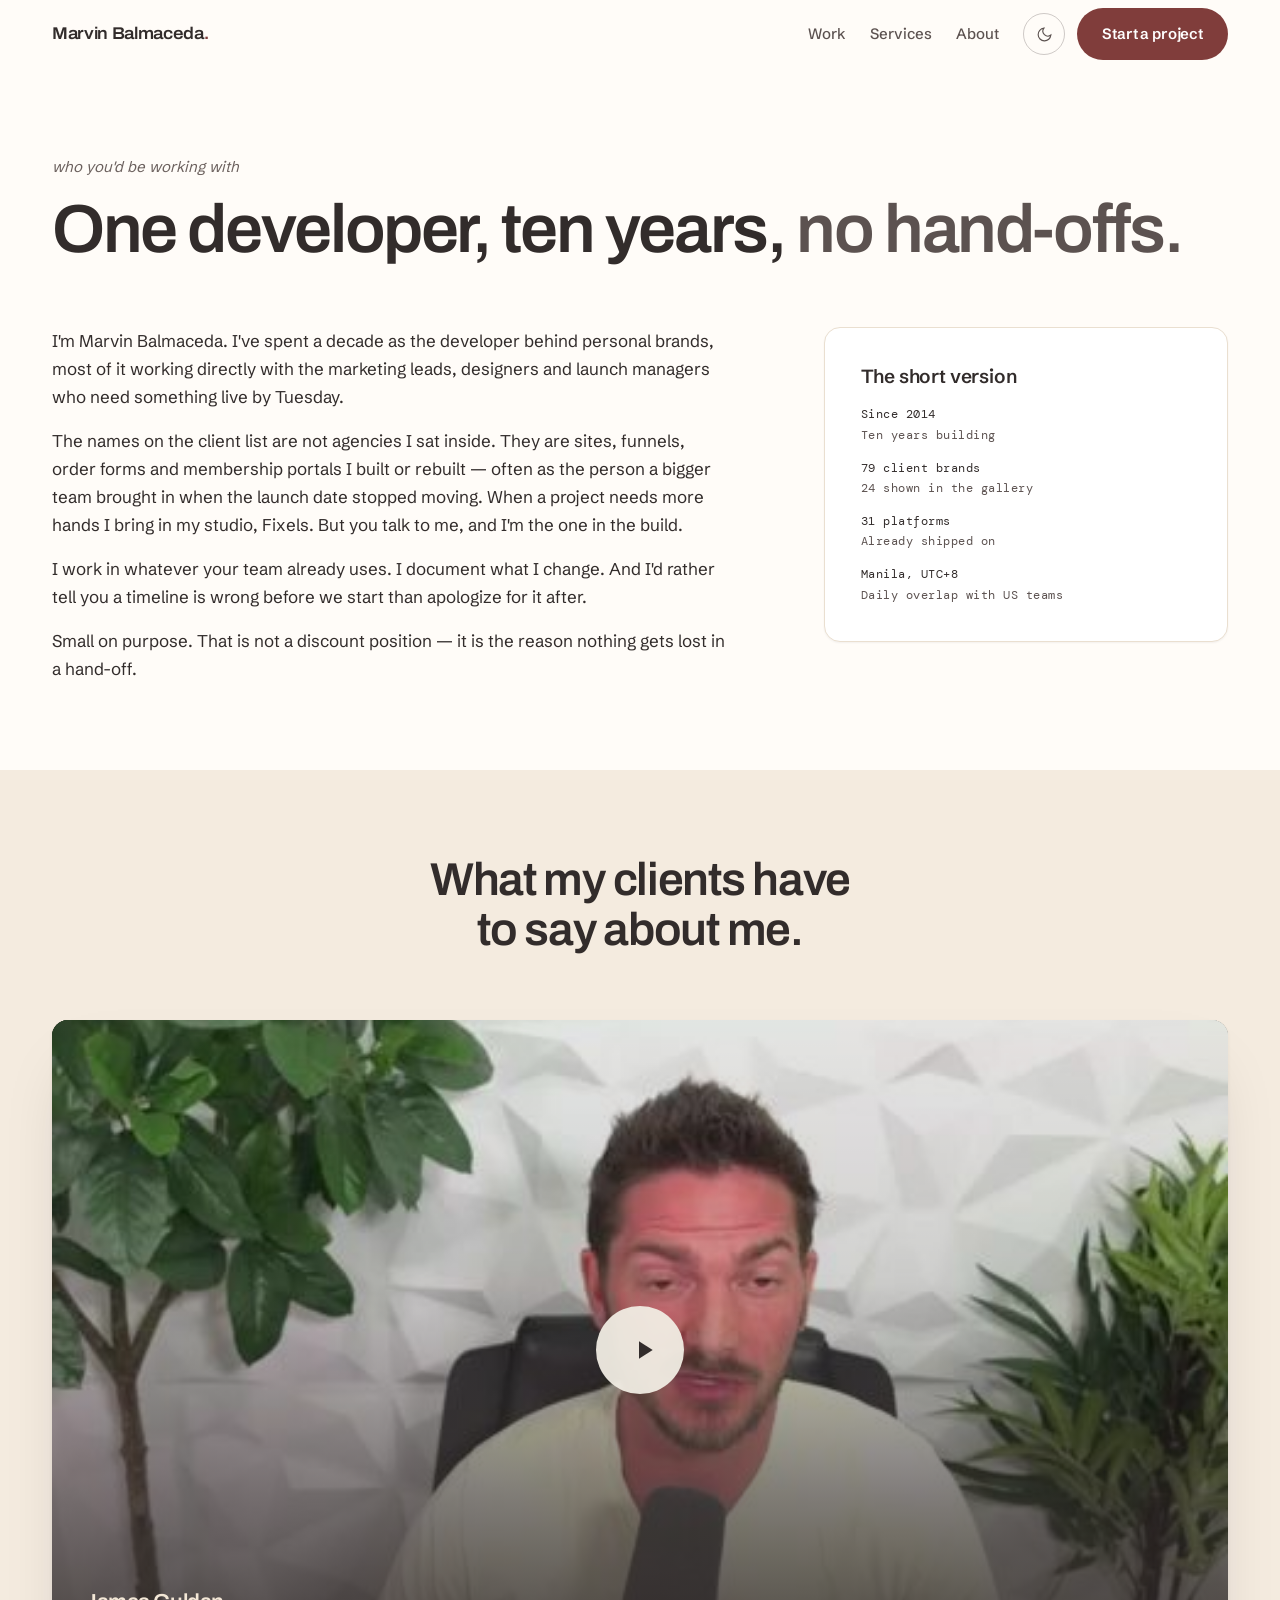
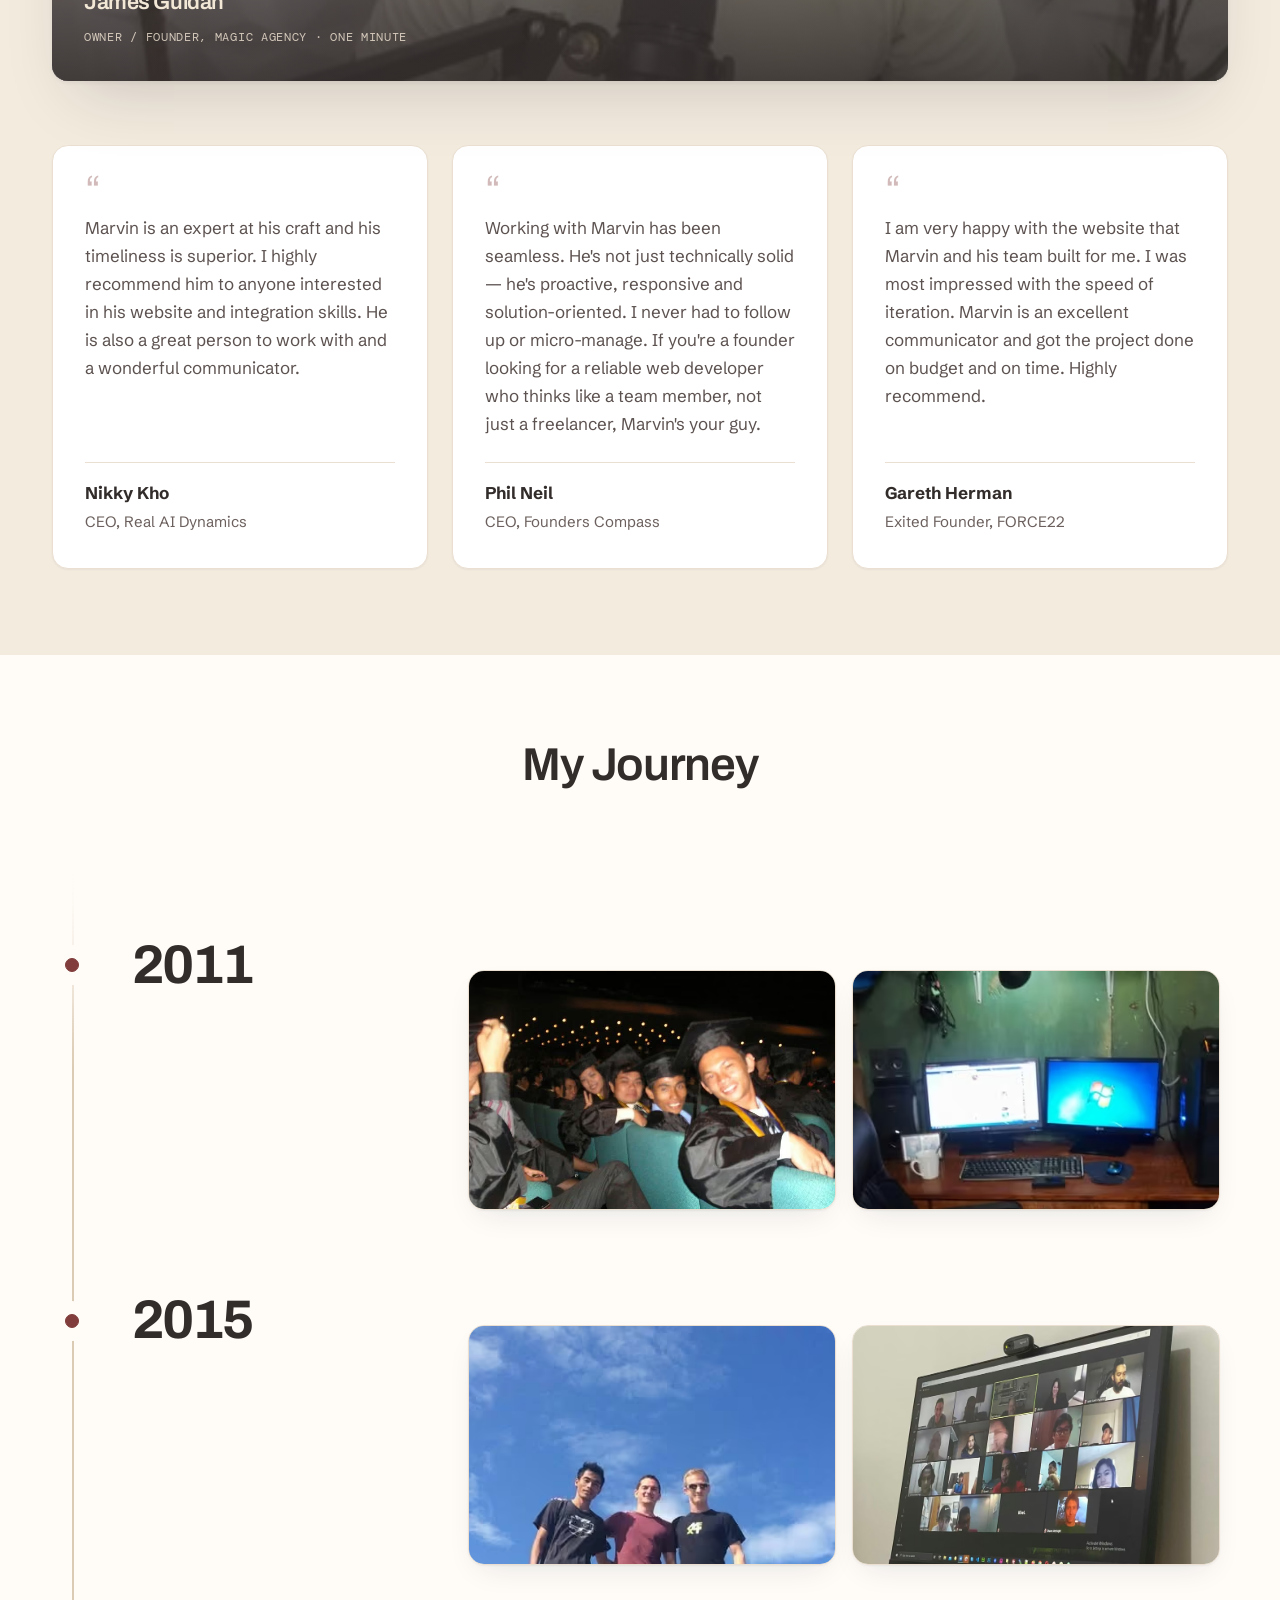
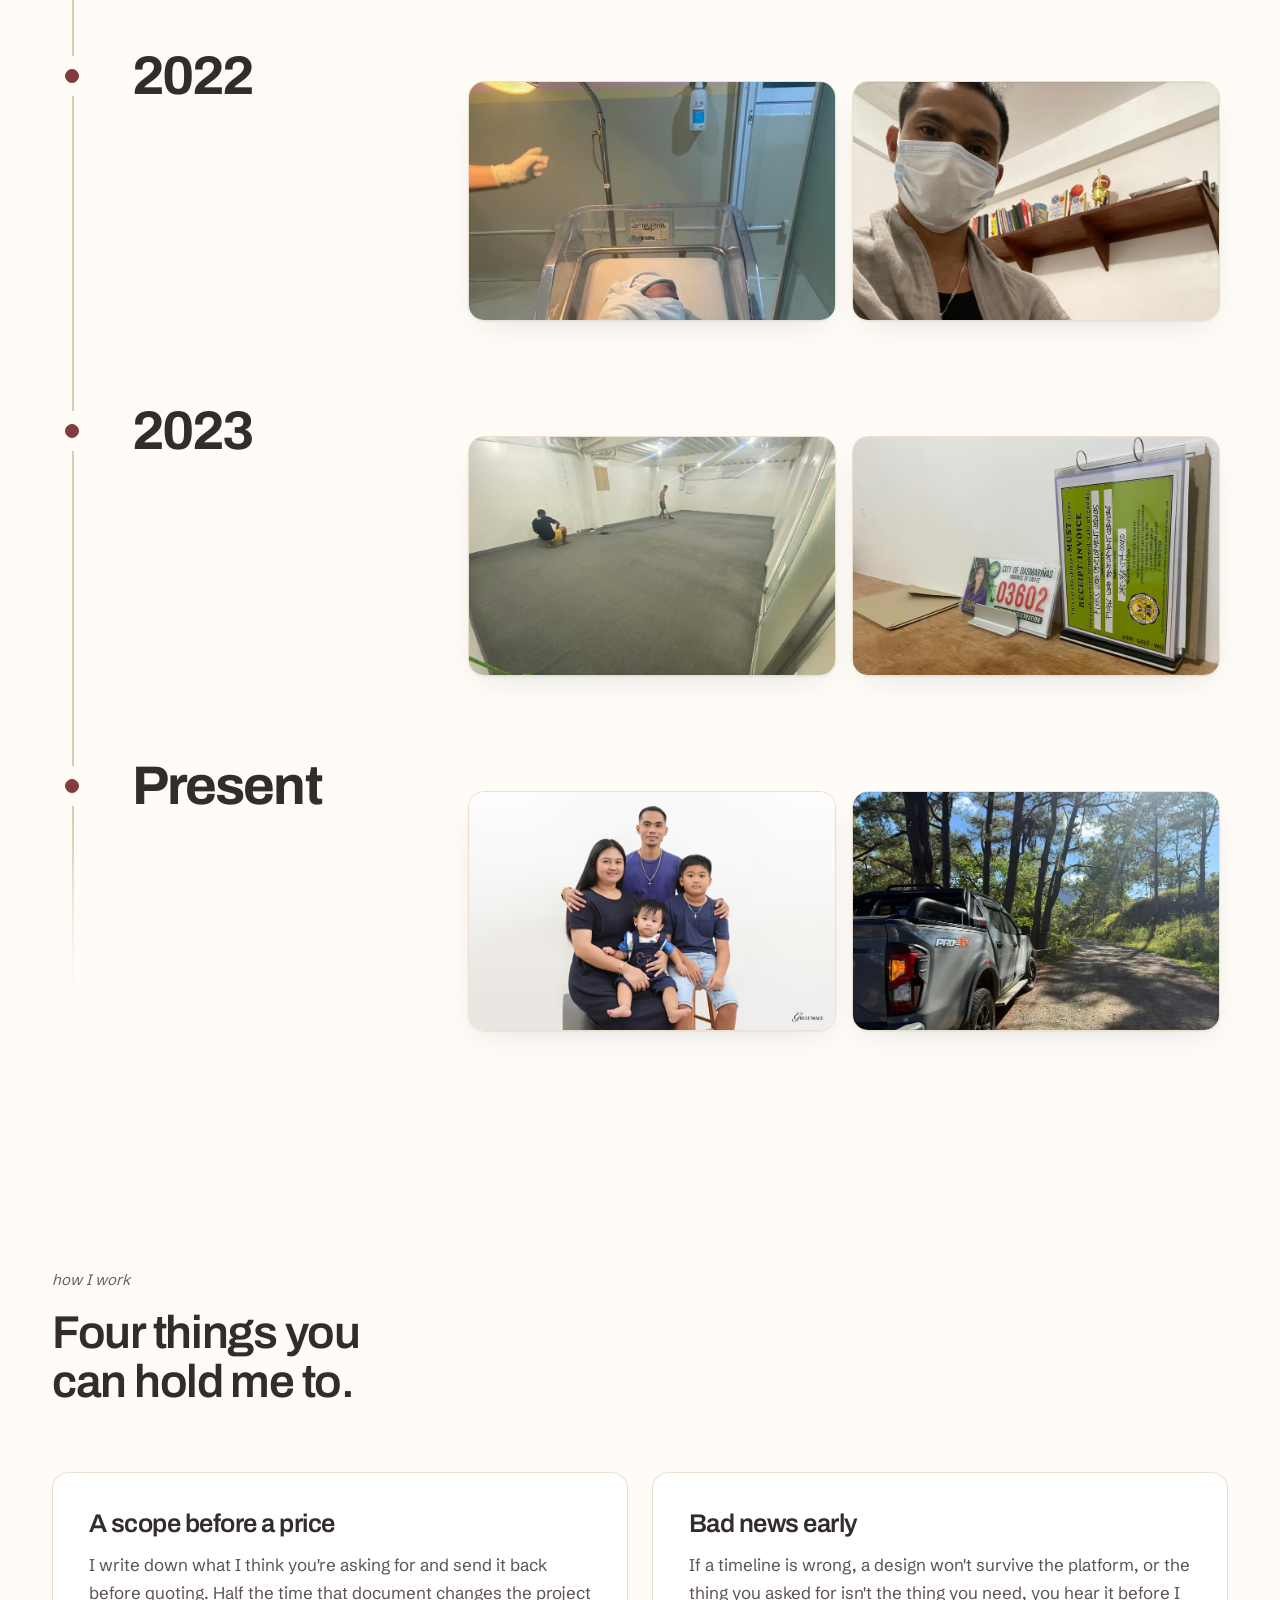
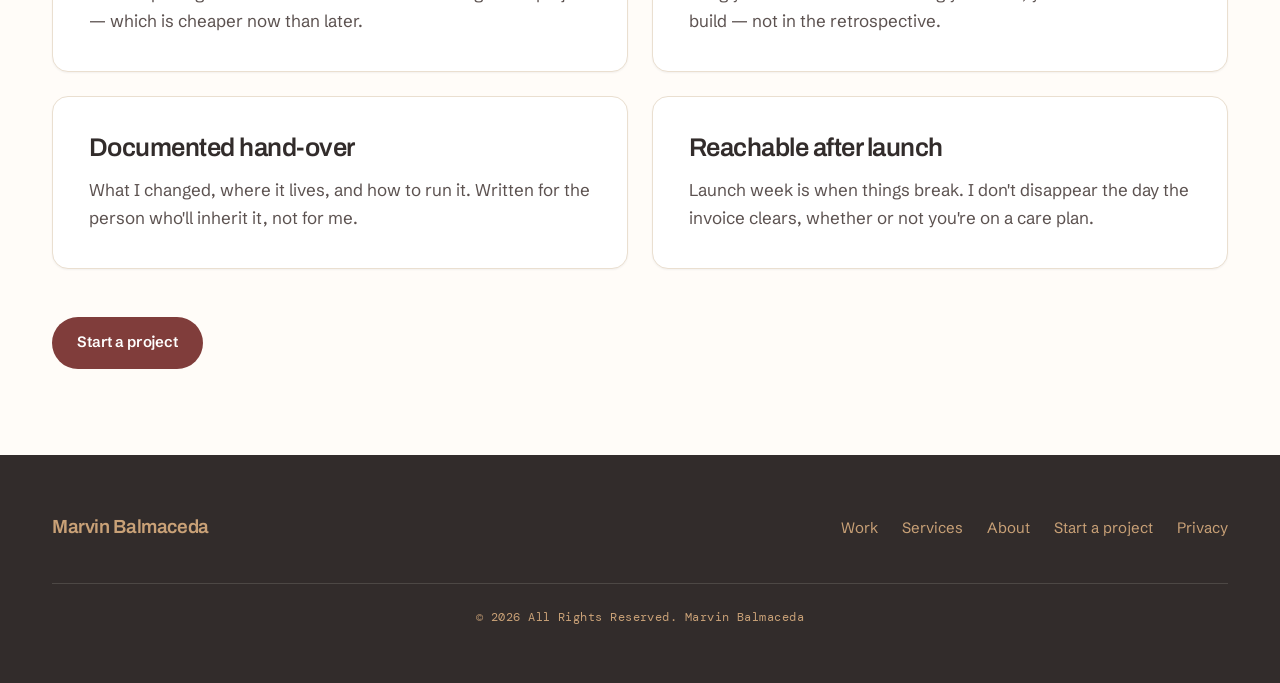
<file: about.html>
<!doctype html>
<html lang="en">
<head>
<meta charset="utf-8">
<meta name="viewport" content="width=device-width, initial-scale=1">
<title>About Marvin Balmaceda — web developer since 2014</title>
<meta name="description" content="Fifteen years as the developer behind personal brands. One person, no hand-offs, thirty-one platforms, daily overlap with US teams from Manila.">
<link rel="canonical" href="https://marvinbalmaceda.com/about.html">
<meta property="og:type" content="profile">
<meta property="og:url" content="https://marvinbalmaceda.com/about.html">
<meta property="og:title" content="About Marvin Balmaceda — web developer since 2014">
<meta property="og:description" content="Fifteen years as the developer behind personal brands. One person, no hand-offs, thirty-one platforms, daily overlap with US teams from Manila.">
<meta property="og:image" content="https://marvinbalmaceda.com/img/og/og-about.jpg">
<meta property="og:image:alt" content="Portrait of Marvin Balmaceda">
<meta name="twitter:title" content="About Marvin Balmaceda — web developer since 2014">
<meta name="twitter:description" content="Fifteen years as the developer behind personal brands. One person, no hand-offs, thirty-one platforms, daily overlap with US teams from Manila.">
<meta name="twitter:image" content="https://marvinbalmaceda.com/img/og/og-about.jpg">
<!--HEAD-->
<meta name="color-scheme" content="light dark">
<meta name="theme-color" content="#FFFCF8">
<meta name="twitter:card" content="summary_large_image">
<meta property="og:site_name" content="Marvin Balmaceda">
<meta property="og:locale" content="en_US">
<meta property="og:image:width" content="1200">
<meta property="og:image:height" content="630">
<meta property="og:image:type" content="image/jpeg">

<!-- Theme, resolved before first paint so there is no flash of the wrong one.
     Kept inline and tiny on purpose: an external file would race the stylesheet. -->
<script>
  (function () {
    /* Light by default; an explicit choice in localStorage wins. Always writing
       the attribute keeps the toggle's read simple later on. */
    document.documentElement.dataset.theme = localStorage.getItem('theme') || 'light';
    document.documentElement.className = 'js';
  })();
</script>

<link rel="preload" href="fonts/archivo-var.woff2" as="font" type="font/woff2" crossorigin>
<link rel="preload" href="fonts/schibsted-var.woff2" as="font" type="font/woff2" crossorigin>
<link rel="stylesheet" href="css/tokens.css">
<link rel="stylesheet" href="css/base.css">
<link rel="stylesheet" href="css/components.css">
<link rel="stylesheet" href="css/sections.css">
<link rel="icon" href="img/favicon.svg" type="image/svg+xml">
<link rel="apple-touch-icon" href="img/apple-touch-icon.png">
<link rel="manifest" href="site.webmanifest">
        <!--/HEAD-->
</head>

<body>
<a class="skip" href="#main">Skip to content</a>

<div class="page">
  <!--NAV-->
<header class="nav" id="nav">
    <div class="wrap nav__inner">
      <a class="nav__mark" href="index.html">Marvin Balmaceda<span class="dot">.</span></a>
      <nav class="nav__links" id="navlinks" aria-label="Main">
        <a href="work.html">Work</a>
        <a href="services.html">Services</a>
        <a href="about.html">About</a>
        <a class="btn btn--primary nav__cta-m" href="start.html">Start a project</a>
      </nav>
      <div class="nav__tools">
        <button class="theme-toggle" id="theme" type="button" aria-label="Switch to dark theme">
          <svg class="i-moon" viewBox="0 0 24 24" aria-hidden="true"><path d="M21 12.8A9 9 0 1 1 11.2 3a7 7 0 0 0 9.8 9.8Z"/></svg>
          <svg class="i-sun" viewBox="0 0 24 24" aria-hidden="true"><circle cx="12" cy="12" r="4"/><path d="M12 2v2m0 16v2M2 12h2m16 0h2M4.9 4.9l1.4 1.4m11.4 11.4 1.4 1.4M19.1 4.9l-1.4 1.4M6.3 17.7l-1.4 1.4"/></svg>
        </button>
        <a class="btn btn--primary nav__cta" href="start.html">Start a project</a>
        <button class="nav__burger" id="burger" type="button" aria-label="Open menu" aria-expanded="false" aria-controls="navlinks">
          <span></span><span></span><span></span>
        </button>
      </div>
    </div>
  </header>
        <!--/NAV-->

  <main id="main">
    <section class="section band-base">
      <div class="wrap">
        <div class="section-head">
          <p class="label">who you'd be working with</p>
          <h1>One developer, ten years, <span class="dim">no hand-offs.</span></h1>
        </div>
        <div class="split-7-4">
          <div class="prose">
            <p>I'm Marvin Balmaceda. I've spent a decade as the developer behind personal brands, most of it working directly with the marketing leads, designers and launch managers who need something live by Tuesday.</p>
            <p>The names on the client list are not agencies I sat inside. They are sites, funnels, order forms and membership portals I built or rebuilt — often as the person a bigger team brought in when the launch date stopped moving. When a project needs more hands I bring in my studio, Fixels. But you talk to me, and I'm the one in the build.</p>
            <p>I work in whatever your team already uses. I document what I change. And I'd rather tell you a timeline is wrong before we start than apologize for it after.</p>
            <p>Small on purpose. That is not a discount position — it is the reason nothing gets lost in a hand-off.</p>
          </div>
          <div>
            <div class="card">
              <h4>The short version</h4>
              <ul class="stack__list" style="grid-template-columns:1fr;gap:var(--s3);margin-top:var(--s4)">
                <li><strong style="color:var(--text-primary)">Since 2014</strong><br>Ten years building</li>
                <li><strong style="color:var(--text-primary)">79 client brands</strong><br>24 shown in the gallery</li>
                <li><strong style="color:var(--text-primary)">31 platforms</strong><br>Already shipped on</li>
                <li><strong style="color:var(--text-primary)">Manila, UTC+8</strong><br>Daily overlap with US teams</li>
              </ul>
            </div>
          </div>
        </div>
      </div>
    </section>

    <section class="section band-tint" id="testimonial">
      <!--TESTIMONIALS-->
<div class="wrap">
        <div class="section-head section-head--mid reveal">
          <h2>What my clients have to say about me.</h2>
        </div>

        <!-- The <video> keeps its native controls, so with JS off this is an
             ordinary player. The poster overlay ships hidden and is revealed by
             JS, which is what makes the facade progressive rather than required. -->
        <div class="vfacade reveal" data-vfacade>
          <video id="testimonial-video" controls playsinline preload="none"
                 poster="video/james-guldan-poster.jpg" width="480" height="272">
            <source src="video/james-guldan.mp4" type="video/mp4">
            <track kind="captions" src="video/james-guldan.vtt" srclang="en" label="English">
            Your browser can't play this video. <a href="video/james-guldan.mp4">Download it instead.</a>
          </video>
          <button class="vfacade__cover" type="button" hidden
                  aria-label="Play the video testimonial from James Guldan">
            <img src="video/james-guldan-poster.jpg" alt="" loading="lazy" decoding="async">
            <span class="vfacade__play" aria-hidden="true">
              <svg viewBox="0 0 24 24"><path d="M8 5v14l11-7z"/></svg>
            </span>
            <span class="vfacade__caption">
              <strong>James Guldan</strong>
              <span>Owner / Founder, Magic Agency &middot; one minute</span>
            </span>
          </button>
        </div>

        <div class="testi-grid">
          <figure class="testi reveal">
            <span class="testi__mark" aria-hidden="true">&ldquo;</span>
            <blockquote><p>Marvin is an expert at his craft and his timeliness is superior. I highly recommend him to anyone interested in his website and integration skills. He is also a great person to work with and a wonderful communicator.</p></blockquote>
            <figcaption class="testi__who">
              <strong>Nikky Kho</strong>
              <span>CEO, Real AI Dynamics</span>
            </figcaption>
          </figure>

          <figure class="testi reveal" style="--reveal-delay:60ms">
            <span class="testi__mark" aria-hidden="true">&ldquo;</span>
            <blockquote><p>Working with Marvin has been seamless. He's not just technically solid — he's proactive, responsive and solution-oriented. I never had to follow up or micro-manage. If you're a founder looking for a reliable web developer who thinks like a team member, not just a freelancer, Marvin's your guy.</p></blockquote>
            <figcaption class="testi__who">
              <strong>Phil Neil</strong>
              <span>CEO, Founders Compass</span>
            </figcaption>
          </figure>

          <figure class="testi reveal" style="--reveal-delay:120ms">
            <span class="testi__mark" aria-hidden="true">&ldquo;</span>
            <blockquote><p>I am very happy with the website that Marvin and his team built for me. I was most impressed with the speed of iteration. Marvin is an excellent communicator and got the project done on budget and on time. Highly recommend.</p></blockquote>
            <figcaption class="testi__who">
              <strong>Gareth Herman</strong>
              <span>Exited Founder, FORCE22</span>
            </figcaption>
          </figure>
        </div>
      </div>
        <!--/TESTIMONIALS-->
    </section>

    <section class="section band-base" id="timeline-section">
      <!--TIMELINE-->
<div class="wrap">
        <div class="section-head section-head--mid reveal">
          <h2>My Journey</h2>
        </div>
      </div>

      <div class="tline" id="timeline">

        <article class="tline__item">
          <div class="tline__side"><span class="tline__dot" aria-hidden="true"></span><h3 class="tline__year">2011</h3></div>
          <div class="tline__body">
            <h3 class="tline__year tline__year--m">2011</h3>
            <div class="tline__grid">
              <picture>
                <source srcset="img/journey/2011-1.avif" type="image/avif">
                <source srcset="img/journey/2011-1.webp" type="image/webp">
                <img src="img/journey/2011-1.jpg" alt="Marvin Balmaceda, 2011"
                     width="720" height="539" loading="lazy" decoding="async">
              </picture>
              <picture>
                <source srcset="img/journey/2011-2.avif" type="image/avif">
                <source srcset="img/journey/2011-2.webp" type="image/webp">
                <img src="img/journey/2011-2.jpg" alt="Marvin Balmaceda, 2011"
                     width="414" height="414" loading="lazy" decoding="async">
              </picture>
            </div>
          </div>
        </article>

        <article class="tline__item">
          <div class="tline__side"><span class="tline__dot" aria-hidden="true"></span><h3 class="tline__year">2015</h3></div>
          <div class="tline__body">
            <h3 class="tline__year tline__year--m">2015</h3>
            <div class="tline__grid">
              <picture>
                <source srcset="img/journey/2015-1.avif" type="image/avif">
                <source srcset="img/journey/2015-1.webp" type="image/webp">
                <img src="img/journey/2015-1.jpg" alt="Marvin Balmaceda, 2015"
                     width="414" height="414" loading="lazy" decoding="async">
              </picture>
              <picture>
                <source srcset="img/journey/2015-3.avif" type="image/avif">
                <source srcset="img/journey/2015-3.webp" type="image/webp">
                <img src="img/journey/2015-3.jpg" alt="Marvin Balmaceda, 2015"
                     width="900" height="675" loading="lazy" decoding="async">
              </picture>
            </div>
          </div>
        </article>

        <article class="tline__item">
          <div class="tline__side"><span class="tline__dot" aria-hidden="true"></span><h3 class="tline__year">2022</h3></div>
          <div class="tline__body">
            <h3 class="tline__year tline__year--m">2022</h3>
            <div class="tline__grid">
              <picture>
                <source srcset="img/journey/2022-1.avif" type="image/avif">
                <source srcset="img/journey/2022-1.webp" type="image/webp">
                <img src="img/journey/2022-1.jpg" alt="Marvin Balmaceda, 2022"
                     width="900" height="1200" loading="lazy" decoding="async">
              </picture>
              <picture>
                <source srcset="img/journey/2022-2.avif" type="image/avif">
                <source srcset="img/journey/2022-2.webp" type="image/webp">
                <img src="img/journey/2022-2.jpg" alt="Marvin Balmaceda, 2022"
                     width="900" height="900" loading="lazy" decoding="async">
              </picture>
            </div>
          </div>
        </article>

        <article class="tline__item">
          <div class="tline__side"><span class="tline__dot" aria-hidden="true"></span><h3 class="tline__year">2023</h3></div>
          <div class="tline__body">
            <h3 class="tline__year tline__year--m">2023</h3>
            <div class="tline__grid">
              <picture>
                <source srcset="img/journey/2023-1.avif" type="image/avif">
                <source srcset="img/journey/2023-1.webp" type="image/webp">
                <img src="img/journey/2023-1.jpg" alt="Marvin Balmaceda, 2023"
                     width="900" height="675" loading="lazy" decoding="async">
              </picture>
              <picture>
                <source srcset="img/journey/2023-2.avif" type="image/avif">
                <source srcset="img/journey/2023-2.webp" type="image/webp">
                <img src="img/journey/2023-2.jpg" alt="Marvin Balmaceda, 2023"
                     width="900" height="675" loading="lazy" decoding="async">
              </picture>
            </div>
          </div>
        </article>

        <article class="tline__item">
          <div class="tline__side"><span class="tline__dot" aria-hidden="true"></span><h3 class="tline__year">Present</h3></div>
          <div class="tline__body">
            <h3 class="tline__year tline__year--m">Present</h3>
            <div class="tline__grid">
              <picture>
                <source srcset="img/journey/2026-1.avif" type="image/avif">
                <source srcset="img/journey/2026-1.webp" type="image/webp">
                <img src="img/journey/2026-1.jpg" alt="Marvin Balmaceda, present day"
                     width="900" height="600" loading="lazy" decoding="async">
              </picture>
              <picture>
                <source srcset="img/journey/2026-2.avif" type="image/avif">
                <source srcset="img/journey/2026-2.webp" type="image/webp">
                <img src="img/journey/2026-2.jpg" alt="Marvin Balmaceda, present day"
                     width="900" height="675" loading="lazy" decoding="async">
              </picture>
            </div>
          </div>
        </article>

        <!-- The rail. --fill is driven by the scroll-linked CSS animation where
             supported, and by js/main.js where it is not. -->
        <div class="tline__rail" aria-hidden="true"><span class="tline__fill"></span></div>
      </div>
        <!--/TIMELINE-->
    </section>

    <section class="section band-base">
      <div class="wrap">
        <div class="section-head">
          <p class="label">how I work</p>
          <h2>Four things you can hold me to.</h2>
        </div>
        <div class="services">
          <article class="card">
            <h3>A scope before a price</h3>
            <p>I write down what I think you're asking for and send it back before quoting. Half the time that document changes the project — which is cheaper now than later.</p>
          </article>
          <article class="card">
            <h3>Bad news early</h3>
            <p>If a timeline is wrong, a design won't survive the platform, or the thing you asked for isn't the thing you need, you hear it before I build — not in the retrospective.</p>
          </article>
          <article class="card">
            <h3>Documented hand-over</h3>
            <p>What I changed, where it lives, and how to run it. Written for the person who'll inherit it, not for me.</p>
          </article>
          <article class="card">
            <h3>Reachable after launch</h3>
            <p>Launch week is when things break. I don't disappear the day the invoice clears, whether or not you're on a care plan.</p>
          </article>
        </div>
        <p style="margin-top:var(--s12)">
          <a class="btn btn--primary" href="start.html">Start a project</a>
        </p>
      </div>
    </section>
  </main>
</div>

<!--FOOTER-->
<footer class="footer">
  <div class="wrap footer__inner">
    <div class="footer__top">
      <a class="footer__mark" href="index.html">Marvin Balmaceda</a>
      <ul class="footer__nav">
        <li><a href="work.html">Work</a></li>
        <li><a href="services.html">Services</a></li>
        <li><a href="about.html">About</a></li>
        <li><a href="start.html">Start a project</a></li>
        <li><a href="privacy.html">Privacy</a></li>
      </ul>
    </div>
    <p class="footer__base micro">&copy; 2026 All Rights Reserved. Marvin Balmaceda</p>
  </div>
</footer>
        <!--/FOOTER-->
<script src="js/main.js" defer></script>
</body>
</html>
</file>
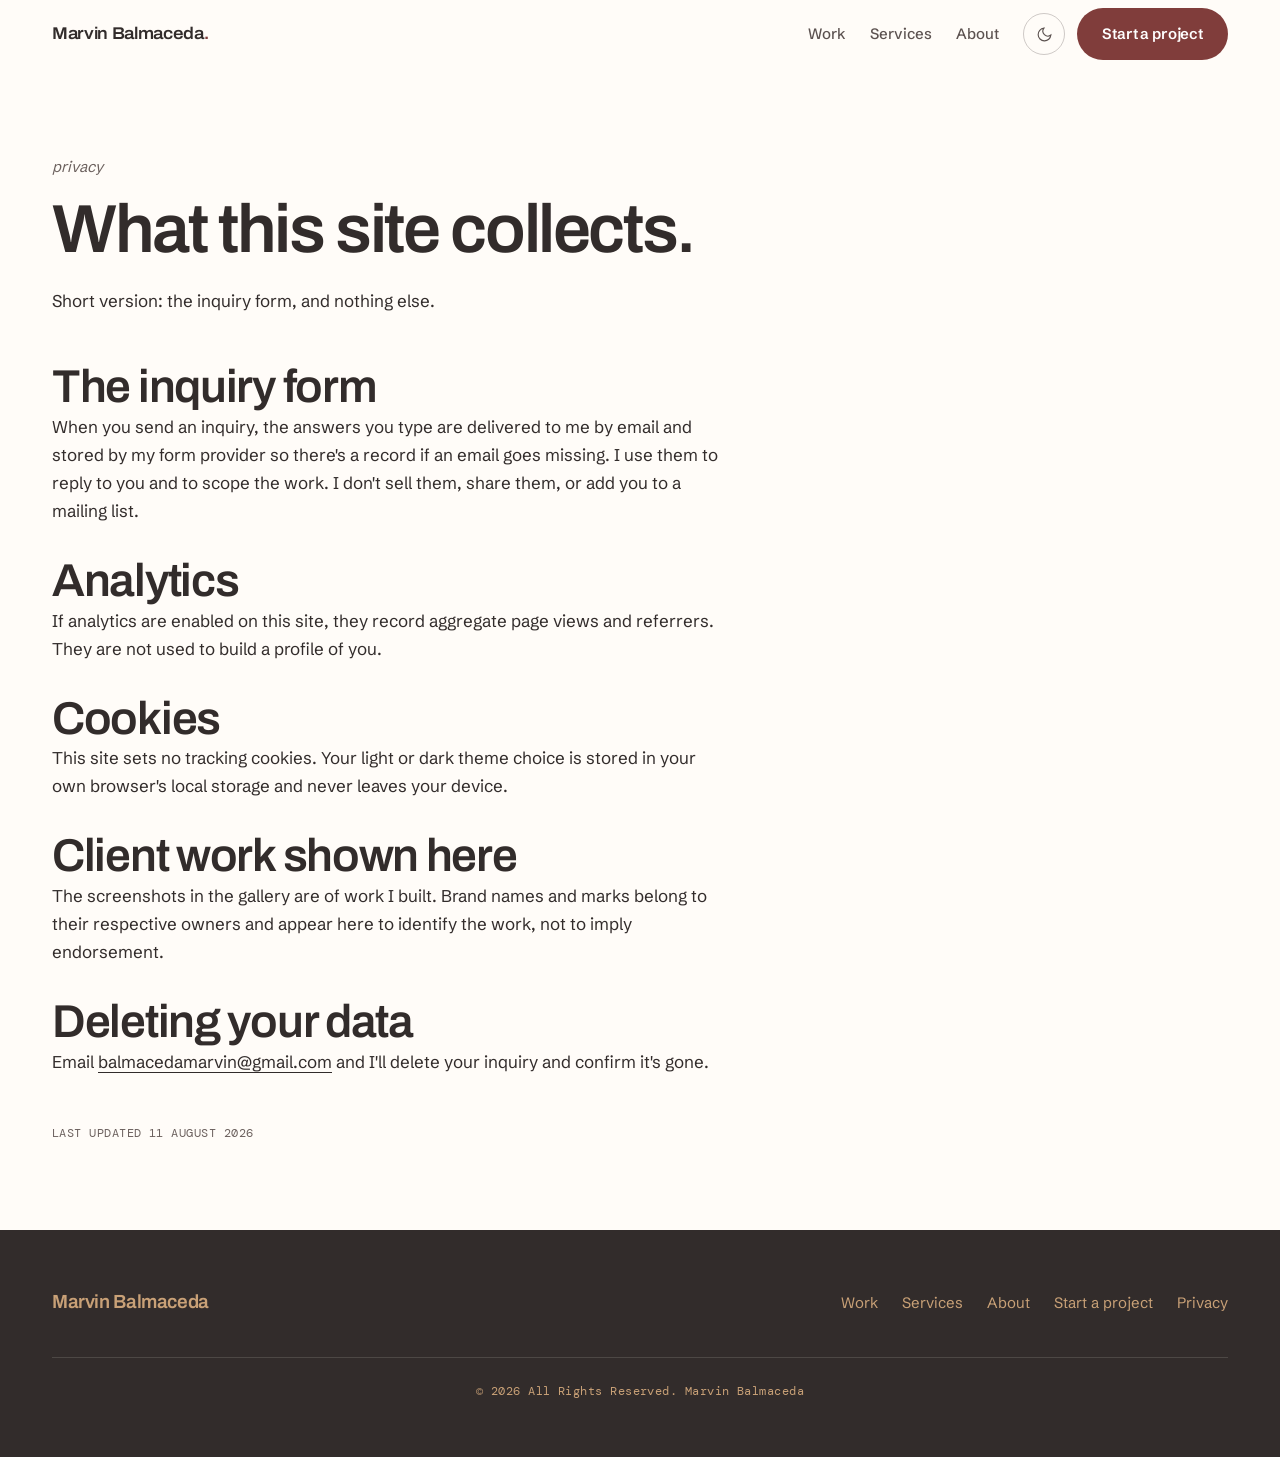
<file: privacy.html>
<!doctype html>
<html lang="en">
<head>
<meta charset="utf-8">
<meta name="viewport" content="width=device-width, initial-scale=1">
<title>Privacy — Marvin Balmaceda</title>
<meta name="description" content="What this site collects, why, and how to have it deleted.">
<link rel="canonical" href="https://marvinbalmaceda.com/privacy.html">
<meta property="og:type" content="website">
<meta property="og:url" content="https://marvinbalmaceda.com/privacy.html">
<meta property="og:title" content="Privacy — Marvin Balmaceda">
<meta property="og:description" content="What this site collects, why, and how to have it deleted.">
<meta property="og:image" content="https://marvinbalmaceda.com/img/og/og-home.jpg">
<meta property="og:image:alt" content="Marvin Balmaceda">
<meta name="twitter:title" content="Privacy — Marvin Balmaceda">
<meta name="twitter:description" content="What this site collects, why, and how to have it deleted.">
<meta name="twitter:image" content="https://marvinbalmaceda.com/img/og/og-home.jpg">
<!--HEAD-->
<meta name="color-scheme" content="light dark">
<meta name="theme-color" content="#FFFCF8">
<meta name="twitter:card" content="summary_large_image">
<meta property="og:site_name" content="Marvin Balmaceda">
<meta property="og:locale" content="en_US">
<meta property="og:image:width" content="1200">
<meta property="og:image:height" content="630">
<meta property="og:image:type" content="image/jpeg">

<!-- Theme, resolved before first paint so there is no flash of the wrong one.
     Kept inline and tiny on purpose: an external file would race the stylesheet. -->
<script>
  (function () {
    /* Light by default; an explicit choice in localStorage wins. Always writing
       the attribute keeps the toggle's read simple later on. */
    document.documentElement.dataset.theme = localStorage.getItem('theme') || 'light';
    document.documentElement.className = 'js';
  })();
</script>

<link rel="preload" href="fonts/archivo-var.woff2" as="font" type="font/woff2" crossorigin>
<link rel="preload" href="fonts/schibsted-var.woff2" as="font" type="font/woff2" crossorigin>
<link rel="stylesheet" href="css/tokens.css">
<link rel="stylesheet" href="css/base.css">
<link rel="stylesheet" href="css/components.css">
<link rel="stylesheet" href="css/sections.css">
<link rel="icon" href="img/favicon.svg" type="image/svg+xml">
<link rel="apple-touch-icon" href="img/apple-touch-icon.png">
<link rel="manifest" href="site.webmanifest">
        <!--/HEAD-->
</head>
<body>
<a class="skip" href="#main">Skip to content</a>
<div class="page">
  <!--NAV-->
<header class="nav" id="nav">
    <div class="wrap nav__inner">
      <a class="nav__mark" href="index.html">Marvin Balmaceda<span class="dot">.</span></a>
      <nav class="nav__links" id="navlinks" aria-label="Main">
        <a href="work.html">Work</a>
        <a href="services.html">Services</a>
        <a href="about.html">About</a>
        <a class="btn btn--primary nav__cta-m" href="start.html">Start a project</a>
      </nav>
      <div class="nav__tools">
        <button class="theme-toggle" id="theme" type="button" aria-label="Switch to dark theme">
          <svg class="i-moon" viewBox="0 0 24 24" aria-hidden="true"><path d="M21 12.8A9 9 0 1 1 11.2 3a7 7 0 0 0 9.8 9.8Z"/></svg>
          <svg class="i-sun" viewBox="0 0 24 24" aria-hidden="true"><circle cx="12" cy="12" r="4"/><path d="M12 2v2m0 16v2M2 12h2m16 0h2M4.9 4.9l1.4 1.4m11.4 11.4 1.4 1.4M19.1 4.9l-1.4 1.4M6.3 17.7l-1.4 1.4"/></svg>
        </button>
        <a class="btn btn--primary nav__cta" href="start.html">Start a project</a>
        <button class="nav__burger" id="burger" type="button" aria-label="Open menu" aria-expanded="false" aria-controls="navlinks">
          <span></span><span></span><span></span>
        </button>
      </div>
    </div>
  </header>
        <!--/NAV-->
  <main id="main">
    <section class="section band-base">
      <div class="wrap">
        <div class="prose">
          <p class="label">privacy</p>
          <h1>What this site collects.</h1>
          <p style="margin-top:var(--s6)">Short version: the inquiry form, and nothing else.</p>

          <h2 style="margin-top:var(--s12)">The inquiry form</h2>
          <p>When you send an inquiry, the answers you type are delivered to me by email and stored by my form provider so there's a record if an email goes missing. I use them to reply to you and to scope the work. I don't sell them, share them, or add you to a mailing list.</p>

          <h2 style="margin-top:var(--s8)">Analytics</h2>
          <p>If analytics are enabled on this site, they record aggregate page views and referrers. They are not used to build a profile of you.</p>

          <h2 style="margin-top:var(--s8)">Cookies</h2>
          <p>This site sets no tracking cookies. Your light or dark theme choice is stored in your own browser's local storage and never leaves your device.</p>

          <h2 style="margin-top:var(--s8)">Client work shown here</h2>
          <p>The screenshots in the gallery are of work I built. Brand names and marks belong to their respective owners and appear here to identify the work, not to imply endorsement.</p>

          <h2 style="margin-top:var(--s8)">Deleting your data</h2>
          <p>Email <a href="mailto:balmacedamarvin@gmail.com">balmacedamarvin@gmail.com</a> and I'll delete your inquiry and confirm it's gone.</p>

          <p class="micro" style="margin-top:var(--s12)">LAST UPDATED 11 AUGUST 2026</p>
        </div>
      </div>
    </section>
  </main>
</div>
<!--FOOTER-->
<footer class="footer">
  <div class="wrap footer__inner">
    <div class="footer__top">
      <a class="footer__mark" href="index.html">Marvin Balmaceda</a>
      <ul class="footer__nav">
        <li><a href="work.html">Work</a></li>
        <li><a href="services.html">Services</a></li>
        <li><a href="about.html">About</a></li>
        <li><a href="start.html">Start a project</a></li>
        <li><a href="privacy.html">Privacy</a></li>
      </ul>
    </div>
    <p class="footer__base micro">&copy; 2026 All Rights Reserved. Marvin Balmaceda</p>
  </div>
</footer>
        <!--/FOOTER-->
<script src="js/main.js" defer></script>
</body>
</html>
</file>
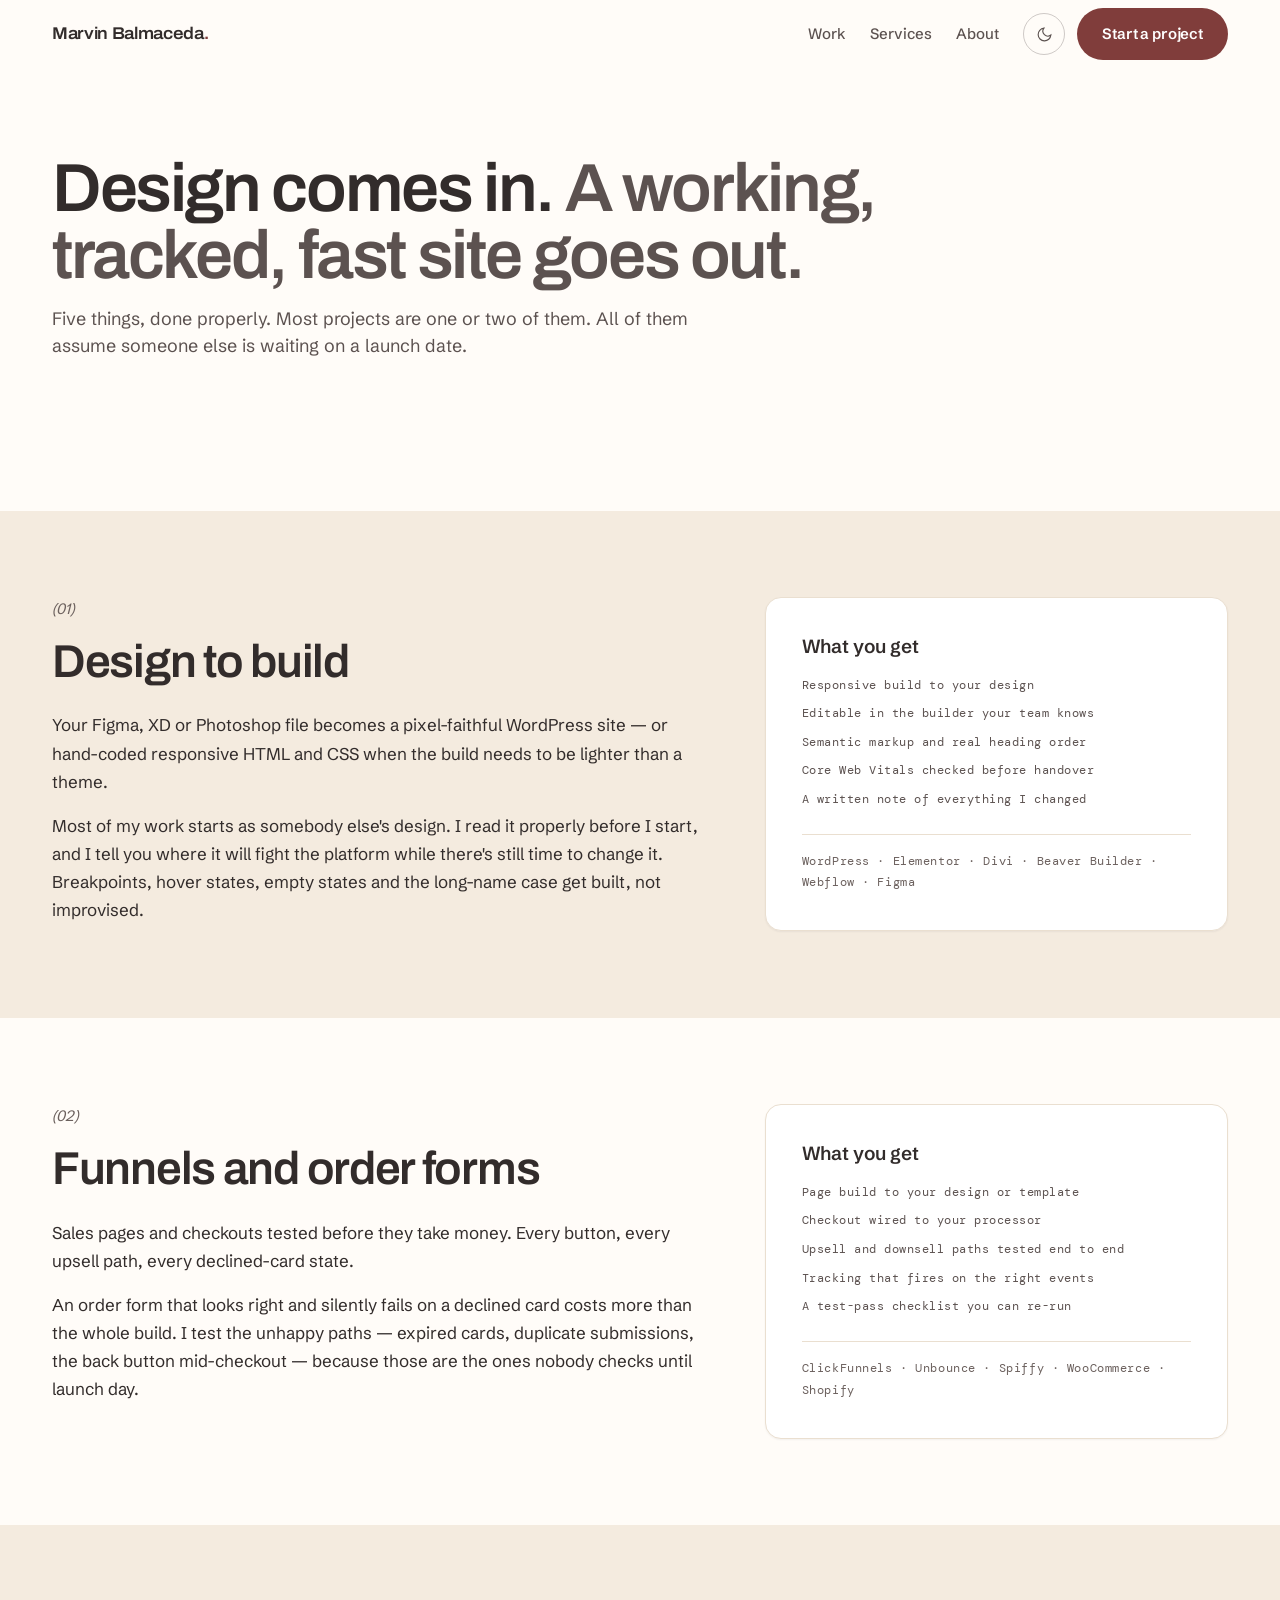
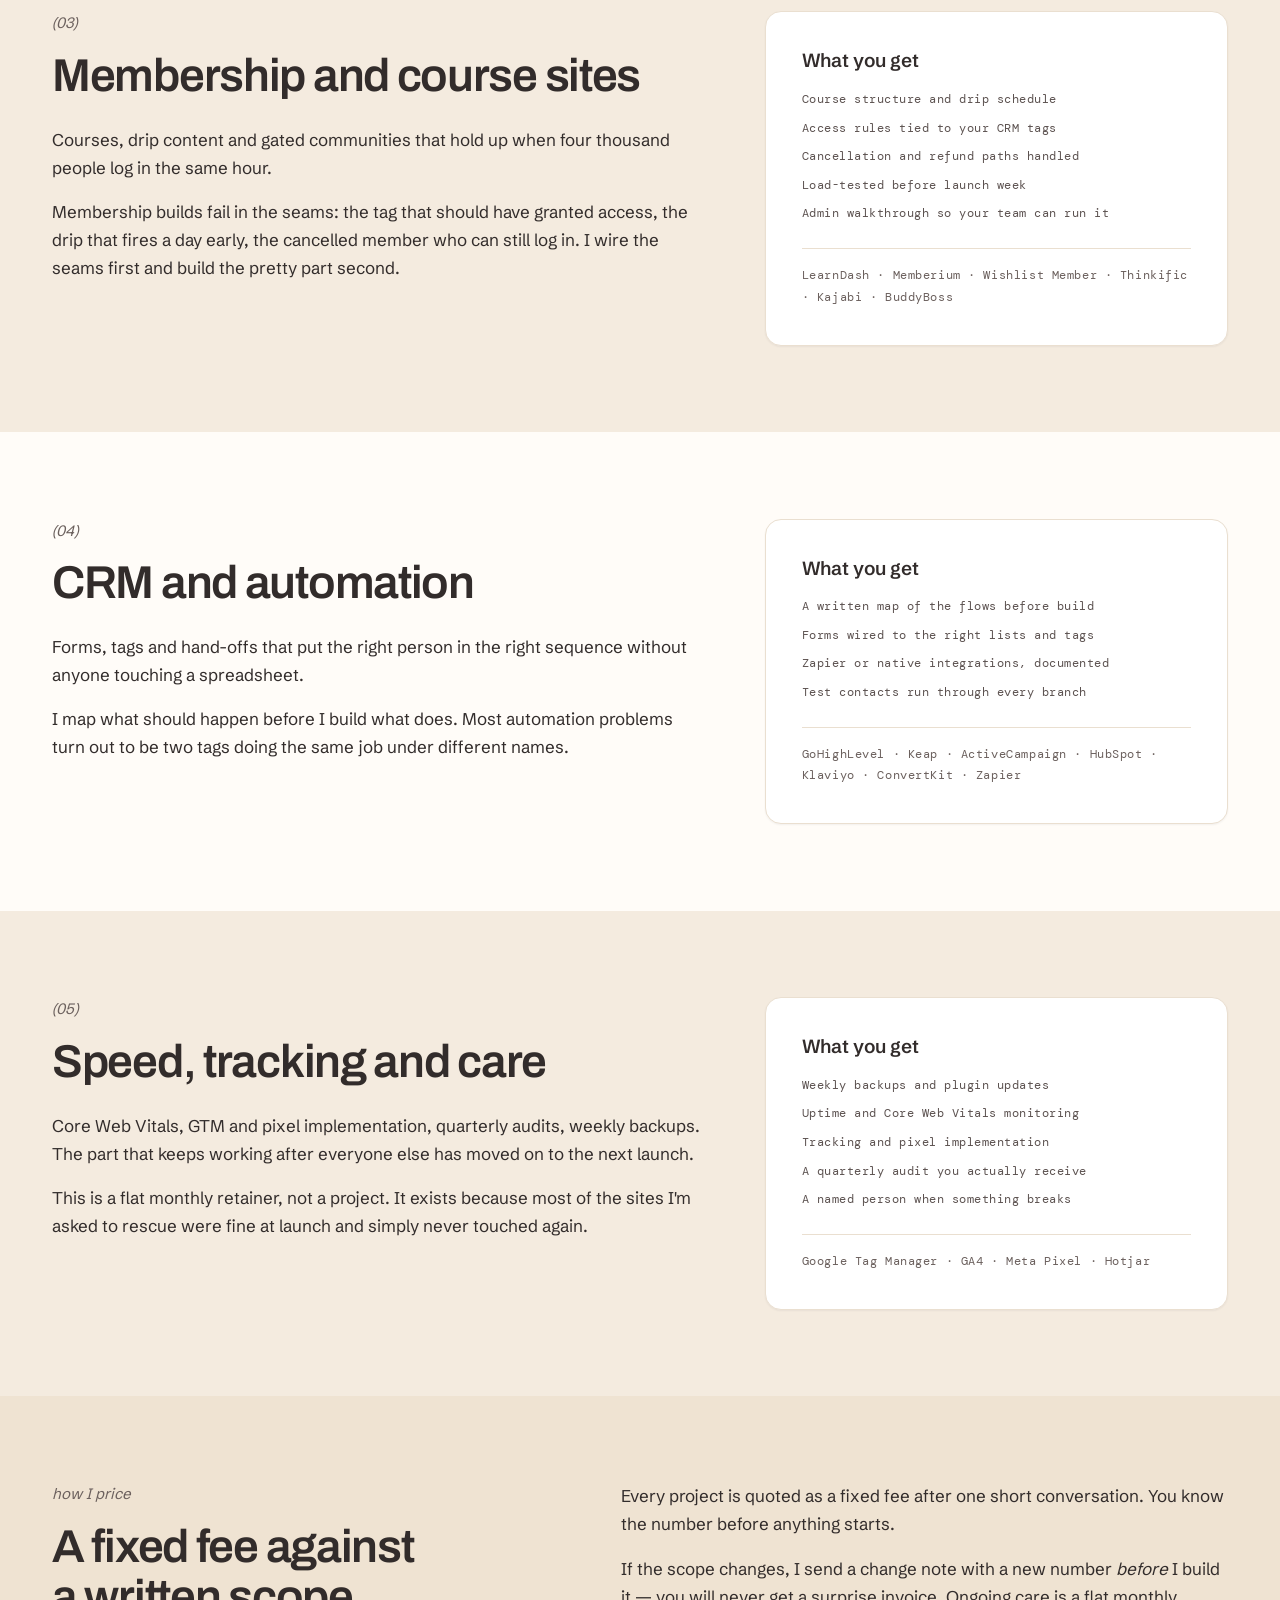
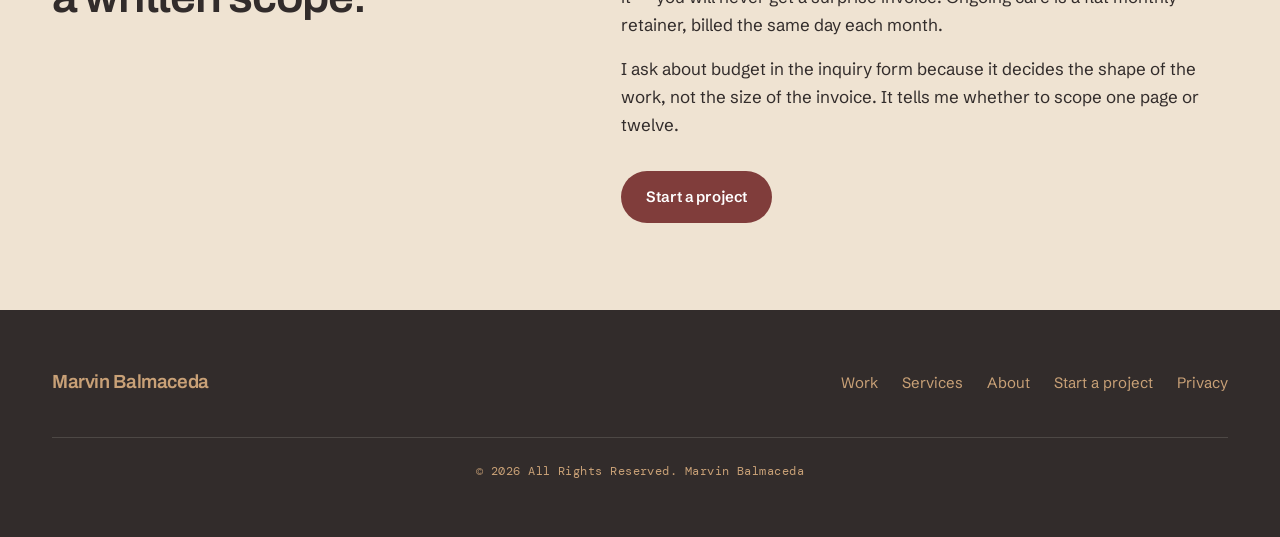
<file: services.html>
<!doctype html>
<html lang="en">
<head>
<meta charset="utf-8">
<meta name="viewport" content="width=device-width, initial-scale=1">
<title>Services — WordPress, funnels, membership sites | Marvin Balmaceda</title>
<meta name="description" content="Design-to-build in WordPress or hand-coded HTML, ClickFunnels and order forms, LearnDash and Memberium membership sites, CRM automation, and ongoing site care.">
<link rel="canonical" href="https://marvinbalmaceda.com/services.html">
<meta property="og:type" content="website">
<meta property="og:url" content="https://marvinbalmaceda.com/services.html">
<meta property="og:title" content="Services — WordPress, funnels, membership sites | Marvin Balmaceda">
<meta property="og:description" content="Design-to-build in WordPress or hand-coded HTML, ClickFunnels and order forms, LearnDash and Memberium membership sites, CRM automation, and ongoing site care.">
<meta property="og:image" content="https://marvinbalmaceda.com/img/og/og-services.jpg">
<meta property="og:image:alt" content="Services offered by Marvin Balmaceda">
<meta name="twitter:title" content="Services — WordPress, funnels, membership sites | Marvin Balmaceda">
<meta name="twitter:description" content="Design-to-build in WordPress or hand-coded HTML, ClickFunnels and order forms, LearnDash and Memberium membership sites, CRM automation, and ongoing site care.">
<meta name="twitter:image" content="https://marvinbalmaceda.com/img/og/og-services.jpg">
<!--HEAD-->
<meta name="color-scheme" content="light dark">
<meta name="theme-color" content="#FFFCF8">
<meta name="twitter:card" content="summary_large_image">
<meta property="og:site_name" content="Marvin Balmaceda">
<meta property="og:locale" content="en_US">
<meta property="og:image:width" content="1200">
<meta property="og:image:height" content="630">
<meta property="og:image:type" content="image/jpeg">

<!-- Theme, resolved before first paint so there is no flash of the wrong one.
     Kept inline and tiny on purpose: an external file would race the stylesheet. -->
<script>
  (function () {
    /* Light by default; an explicit choice in localStorage wins. Always writing
       the attribute keeps the toggle's read simple later on. */
    document.documentElement.dataset.theme = localStorage.getItem('theme') || 'light';
    document.documentElement.className = 'js';
  })();
</script>

<link rel="preload" href="fonts/archivo-var.woff2" as="font" type="font/woff2" crossorigin>
<link rel="preload" href="fonts/schibsted-var.woff2" as="font" type="font/woff2" crossorigin>
<link rel="stylesheet" href="css/tokens.css">
<link rel="stylesheet" href="css/base.css">
<link rel="stylesheet" href="css/components.css">
<link rel="stylesheet" href="css/sections.css">
<link rel="icon" href="img/favicon.svg" type="image/svg+xml">
<link rel="apple-touch-icon" href="img/apple-touch-icon.png">
<link rel="manifest" href="site.webmanifest">
        <!--/HEAD-->
<script type="application/ld+json">
{
  "@context": "https://schema.org",
  "@graph": [
    { "@type": "Service", "name": "Design to build", "serviceType": "WordPress development",
      "provider": { "@id": "https://marvinbalmaceda.com/#marvin" },
      "description": "Figma, XD or Photoshop designs built as pixel-faithful WordPress sites or hand-coded responsive HTML and CSS." },
    { "@type": "Service", "name": "Funnels and order forms", "serviceType": "Funnel development",
      "provider": { "@id": "https://marvinbalmaceda.com/#marvin" },
      "description": "ClickFunnels, Unbounce, Spiffy, WooCommerce and Shopify sales pages and checkouts, tested before they take money." },
    { "@type": "Service", "name": "Membership and course sites", "serviceType": "Membership site development",
      "provider": { "@id": "https://marvinbalmaceda.com/#marvin" },
      "description": "LearnDash, Memberium, Wishlist Member, Thinkific, Kajabi and BuddyBoss course and community builds." },
    { "@type": "Service", "name": "CRM and automation", "serviceType": "Marketing automation",
      "provider": { "@id": "https://marvinbalmaceda.com/#marvin" },
      "description": "GoHighLevel, Keap, ActiveCampaign, HubSpot, Klaviyo and Zapier integrations." },
    { "@type": "Service", "name": "Speed, tracking and care", "serviceType": "Website maintenance",
      "provider": { "@id": "https://marvinbalmaceda.com/#marvin" },
      "description": "Core Web Vitals, GTM and pixel implementation, audits, weekly backups and ongoing maintenance." }
  ]
}
</script>
</head>

<body>
<a class="skip" href="#main">Skip to content</a>

<div class="page">
  <!--NAV-->
<header class="nav" id="nav">
    <div class="wrap nav__inner">
      <a class="nav__mark" href="index.html">Marvin Balmaceda<span class="dot">.</span></a>
      <nav class="nav__links" id="navlinks" aria-label="Main">
        <a href="work.html">Work</a>
        <a href="services.html">Services</a>
        <a href="about.html">About</a>
        <a class="btn btn--primary nav__cta-m" href="start.html">Start a project</a>
      </nav>
      <div class="nav__tools">
        <button class="theme-toggle" id="theme" type="button" aria-label="Switch to dark theme">
          <svg class="i-moon" viewBox="0 0 24 24" aria-hidden="true"><path d="M21 12.8A9 9 0 1 1 11.2 3a7 7 0 0 0 9.8 9.8Z"/></svg>
          <svg class="i-sun" viewBox="0 0 24 24" aria-hidden="true"><circle cx="12" cy="12" r="4"/><path d="M12 2v2m0 16v2M2 12h2m16 0h2M4.9 4.9l1.4 1.4m11.4 11.4 1.4 1.4M19.1 4.9l-1.4 1.4M6.3 17.7l-1.4 1.4"/></svg>
        </button>
        <a class="btn btn--primary nav__cta" href="start.html">Start a project</a>
        <button class="nav__burger" id="burger" type="button" aria-label="Open menu" aria-expanded="false" aria-controls="navlinks">
          <span></span><span></span><span></span>
        </button>
      </div>
    </div>
  </header>
        <!--/NAV-->

  <main id="main">
    <section class="section band-base">
      <div class="wrap">
        <div class="section-head">
          <h1>Design comes in. <span class="dim">A working, tracked, fast site goes out.</span></h1>
          <p class="lede">Five things, done properly. Most projects are one or two of them. All of them assume someone else is waiting on a launch date.</p>
        </div>
      </div>
    </section>

    <section class="section band-tint" id="design-to-build">
      <div class="wrap">
        <div class="split-7-5">
          <div>
            <p class="label">(01)</p>
            <h2>Design to build</h2>
            <div class="prose" style="margin-top:var(--s6)">
              <p>Your Figma, XD or Photoshop file becomes a pixel-faithful WordPress site — or hand-coded responsive HTML and CSS when the build needs to be lighter than a theme.</p>
              <p>Most of my work starts as somebody else's design. I read it properly before I start, and I tell you where it will fight the platform while there's still time to change it. Breakpoints, hover states, empty states and the long-name case get built, not improvised.</p>
            </div>
          </div>
          <div>
            <div class="card">
              <h4>What you get</h4>
              <ul class="stack__list" style="grid-template-columns:1fr;gap:var(--s2);margin-top:var(--s4)">
                <li>Responsive build to your design</li>
                <li>Editable in the builder your team knows</li>
                <li>Semantic markup and real heading order</li>
                <li>Core Web Vitals checked before handover</li>
                <li>A written note of everything I changed</li>
              </ul>
              <span class="card__tools">WordPress &middot; Elementor &middot; Divi &middot; Beaver Builder &middot; Webflow &middot; Figma</span>
            </div>
          </div>
        </div>
      </div>
    </section>

    <section class="section band-base" id="funnels">
      <div class="wrap">
        <div class="split-7-5">
          <div>
            <p class="label">(02)</p>
            <h2>Funnels and order forms</h2>
            <div class="prose" style="margin-top:var(--s6)">
              <p>Sales pages and checkouts tested before they take money. Every button, every upsell path, every declined-card state.</p>
              <p>An order form that looks right and silently fails on a declined card costs more than the whole build. I test the unhappy paths — expired cards, duplicate submissions, the back button mid-checkout — because those are the ones nobody checks until launch day.</p>
            </div>
          </div>
          <div>
            <div class="card">
              <h4>What you get</h4>
              <ul class="stack__list" style="grid-template-columns:1fr;gap:var(--s2);margin-top:var(--s4)">
                <li>Page build to your design or template</li>
                <li>Checkout wired to your processor</li>
                <li>Upsell and downsell paths tested end to end</li>
                <li>Tracking that fires on the right events</li>
                <li>A test-pass checklist you can re-run</li>
              </ul>
              <span class="card__tools">ClickFunnels &middot; Unbounce &middot; Spiffy &middot; WooCommerce &middot; Shopify</span>
            </div>
          </div>
        </div>
      </div>
    </section>

    <section class="section band-tint" id="membership">
      <div class="wrap">
        <div class="split-7-5">
          <div>
            <p class="label">(03)</p>
            <h2>Membership and course sites</h2>
            <div class="prose" style="margin-top:var(--s6)">
              <p>Courses, drip content and gated communities that hold up when four thousand people log in the same hour.</p>
              <p>Membership builds fail in the seams: the tag that should have granted access, the drip that fires a day early, the cancelled member who can still log in. I wire the seams first and build the pretty part second.</p>
            </div>
          </div>
          <div>
            <div class="card">
              <h4>What you get</h4>
              <ul class="stack__list" style="grid-template-columns:1fr;gap:var(--s2);margin-top:var(--s4)">
                <li>Course structure and drip schedule</li>
                <li>Access rules tied to your CRM tags</li>
                <li>Cancellation and refund paths handled</li>
                <li>Load-tested before launch week</li>
                <li>Admin walkthrough so your team can run it</li>
              </ul>
              <span class="card__tools">LearnDash &middot; Memberium &middot; Wishlist Member &middot; Thinkific &middot; Kajabi &middot; BuddyBoss</span>
            </div>
          </div>
        </div>
      </div>
    </section>

    <section class="section band-base" id="crm">
      <div class="wrap">
        <div class="split-7-5">
          <div>
            <p class="label">(04)</p>
            <h2>CRM and automation</h2>
            <div class="prose" style="margin-top:var(--s6)">
              <p>Forms, tags and hand-offs that put the right person in the right sequence without anyone touching a spreadsheet.</p>
              <p>I map what should happen before I build what does. Most automation problems turn out to be two tags doing the same job under different names.</p>
            </div>
          </div>
          <div>
            <div class="card">
              <h4>What you get</h4>
              <ul class="stack__list" style="grid-template-columns:1fr;gap:var(--s2);margin-top:var(--s4)">
                <li>A written map of the flows before build</li>
                <li>Forms wired to the right lists and tags</li>
                <li>Zapier or native integrations, documented</li>
                <li>Test contacts run through every branch</li>
              </ul>
              <span class="card__tools">GoHighLevel &middot; Keap &middot; ActiveCampaign &middot; HubSpot &middot; Klaviyo &middot; ConvertKit &middot; Zapier</span>
            </div>
          </div>
        </div>
      </div>
    </section>

    <section class="section band-tint" id="care">
      <div class="wrap">
        <div class="split-7-5">
          <div>
            <p class="label">(05)</p>
            <h2>Speed, tracking and care</h2>
            <div class="prose" style="margin-top:var(--s6)">
              <p>Core Web Vitals, GTM and pixel implementation, quarterly audits, weekly backups. The part that keeps working after everyone else has moved on to the next launch.</p>
              <p>This is a flat monthly retainer, not a project. It exists because most of the sites I'm asked to rescue were fine at launch and simply never touched again.</p>
            </div>
          </div>
          <div>
            <div class="card">
              <h4>What you get</h4>
              <ul class="stack__list" style="grid-template-columns:1fr;gap:var(--s2);margin-top:var(--s4)">
                <li>Weekly backups and plugin updates</li>
                <li>Uptime and Core Web Vitals monitoring</li>
                <li>Tracking and pixel implementation</li>
                <li>A quarterly audit you actually receive</li>
                <li>A named person when something breaks</li>
              </ul>
              <span class="card__tools">Google Tag Manager &middot; GA4 &middot; Meta Pixel &middot; Hotjar</span>
            </div>
          </div>
        </div>
      </div>
    </section>

    <section class="section band-warm" id="pricing">
      <div class="wrap">
        <div class="split-5-6">
          <div>
            <p class="label">how I price</p>
            <h2>A fixed fee against a written scope.</h2>
          </div>
          <div class="prose">
            <p>Every project is quoted as a fixed fee after one short conversation. You know the number before anything starts.</p>
            <p>If the scope changes, I send a change note with a new number <em>before</em> I build it — you will never get a surprise invoice. Ongoing care is a flat monthly retainer, billed the same day each month.</p>
            <p>I ask about budget in the inquiry form because it decides the shape of the work, not the size of the invoice. It tells me whether to scope one page or twelve.</p>
            <p style="margin-top:var(--s8)"><a class="btn btn--primary" href="start.html">Start a project</a></p>
          </div>
        </div>
      </div>
    </section>
  </main>
</div>

<!--FOOTER-->
<footer class="footer">
  <div class="wrap footer__inner">
    <div class="footer__top">
      <a class="footer__mark" href="index.html">Marvin Balmaceda</a>
      <ul class="footer__nav">
        <li><a href="work.html">Work</a></li>
        <li><a href="services.html">Services</a></li>
        <li><a href="about.html">About</a></li>
        <li><a href="start.html">Start a project</a></li>
        <li><a href="privacy.html">Privacy</a></li>
      </ul>
    </div>
    <p class="footer__base micro">&copy; 2026 All Rights Reserved. Marvin Balmaceda</p>
  </div>
</footer>
        <!--/FOOTER-->
<script src="js/main.js" defer></script>
</body>
</html>
</file>
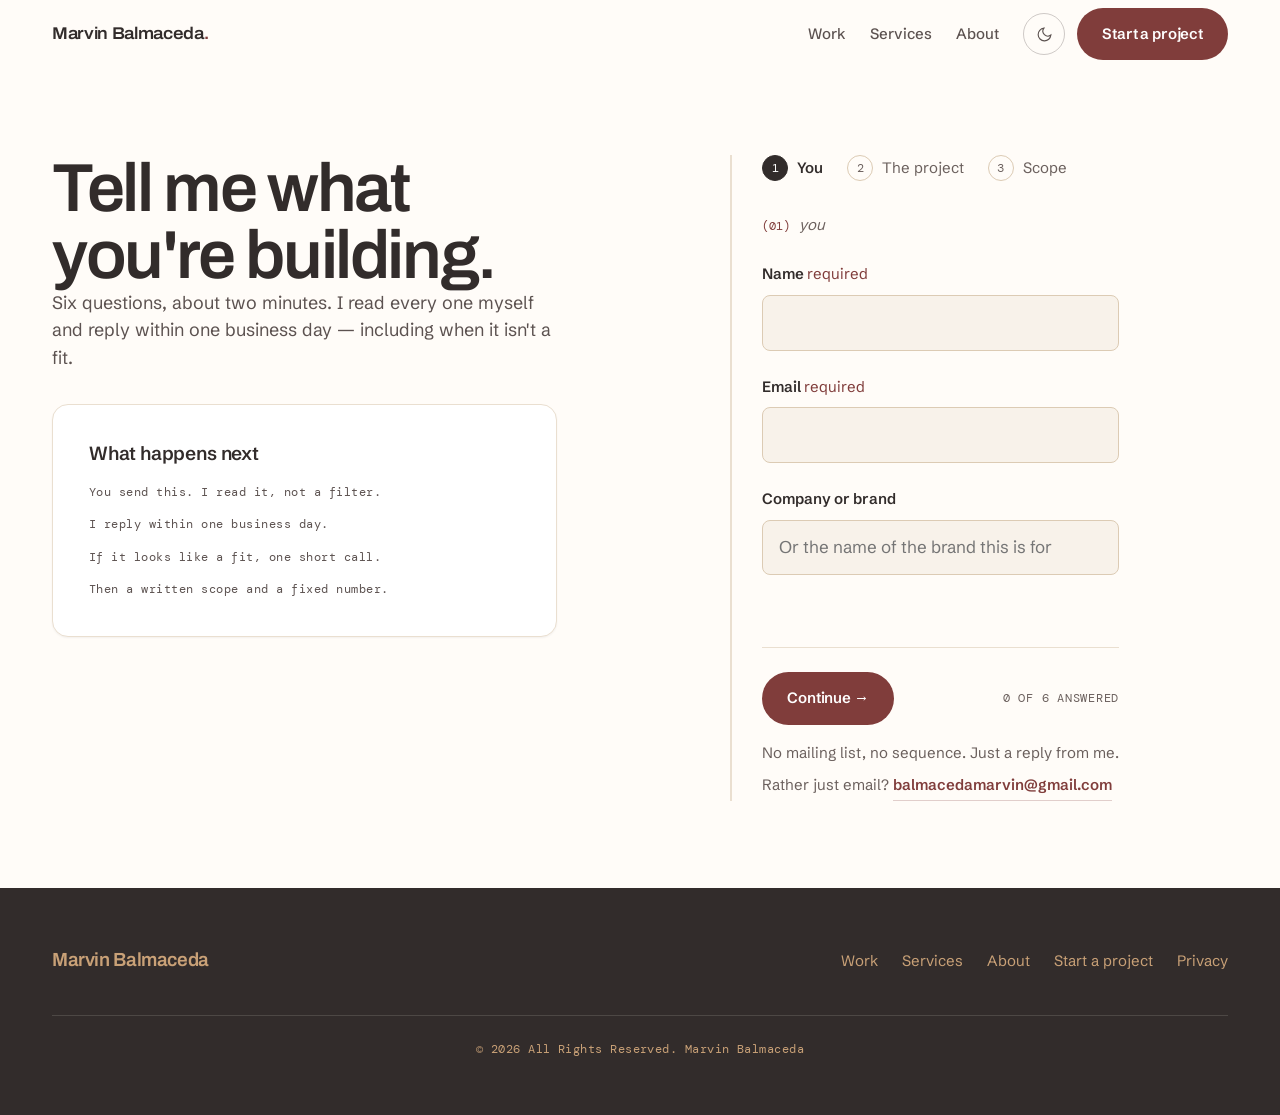
<file: start.html>
<!doctype html>
<html lang="en">
<head>
<meta charset="utf-8">
<meta name="viewport" content="width=device-width, initial-scale=1">
<title>Start a project — Marvin Balmaceda</title>
<meta name="robots" content="noindex, follow">
<meta name="description" content="Three short steps, about two minutes. Tell me what you're building and I'll reply within one business day — including when it isn't a fit.">
<link rel="canonical" href="https://marvinbalmaceda.com/start.html">
<meta property="og:type" content="website">
<meta property="og:url" content="https://marvinbalmaceda.com/start.html">
<meta property="og:title" content="Start a project — Marvin Balmaceda">
<meta property="og:description" content="Three short steps, about two minutes. Tell me what you're building and I'll reply within one business day — including when it isn't a fit.">
<meta property="og:image" content="https://marvinbalmaceda.com/img/og/og-start.jpg">
<meta property="og:image:alt" content="Start a project with Marvin Balmaceda">
<meta name="twitter:title" content="Start a project — Marvin Balmaceda">
<meta name="twitter:description" content="Three short steps, about two minutes. Tell me what you're building and I'll reply within one business day — including when it isn't a fit.">
<meta name="twitter:image" content="https://marvinbalmaceda.com/img/og/og-start.jpg">
<!--HEAD-->
<meta name="color-scheme" content="light dark">
<meta name="theme-color" content="#FFFCF8">
<meta name="twitter:card" content="summary_large_image">
<meta property="og:site_name" content="Marvin Balmaceda">
<meta property="og:locale" content="en_US">
<meta property="og:image:width" content="1200">
<meta property="og:image:height" content="630">
<meta property="og:image:type" content="image/jpeg">

<!-- Theme, resolved before first paint so there is no flash of the wrong one.
     Kept inline and tiny on purpose: an external file would race the stylesheet. -->
<script>
  (function () {
    /* Light by default; an explicit choice in localStorage wins. Always writing
       the attribute keeps the toggle's read simple later on. */
    document.documentElement.dataset.theme = localStorage.getItem('theme') || 'light';
    document.documentElement.className = 'js';
  })();
</script>

<link rel="preload" href="fonts/archivo-var.woff2" as="font" type="font/woff2" crossorigin>
<link rel="preload" href="fonts/schibsted-var.woff2" as="font" type="font/woff2" crossorigin>
<link rel="stylesheet" href="css/tokens.css">
<link rel="stylesheet" href="css/base.css">
<link rel="stylesheet" href="css/components.css">
<link rel="stylesheet" href="css/sections.css">
<link rel="icon" href="img/favicon.svg" type="image/svg+xml">
<link rel="apple-touch-icon" href="img/apple-touch-icon.png">
<link rel="manifest" href="site.webmanifest">
        <!--/HEAD-->
</head>
<body>
<a class="skip" href="#main">Skip to content</a>
<div class="page">
  <!--NAV-->
<header class="nav" id="nav">
    <div class="wrap nav__inner">
      <a class="nav__mark" href="index.html">Marvin Balmaceda<span class="dot">.</span></a>
      <nav class="nav__links" id="navlinks" aria-label="Main">
        <a href="work.html">Work</a>
        <a href="services.html">Services</a>
        <a href="about.html">About</a>
        <a class="btn btn--primary nav__cta-m" href="start.html">Start a project</a>
      </nav>
      <div class="nav__tools">
        <button class="theme-toggle" id="theme" type="button" aria-label="Switch to dark theme">
          <svg class="i-moon" viewBox="0 0 24 24" aria-hidden="true"><path d="M21 12.8A9 9 0 1 1 11.2 3a7 7 0 0 0 9.8 9.8Z"/></svg>
          <svg class="i-sun" viewBox="0 0 24 24" aria-hidden="true"><circle cx="12" cy="12" r="4"/><path d="M12 2v2m0 16v2M2 12h2m16 0h2M4.9 4.9l1.4 1.4m11.4 11.4 1.4 1.4M19.1 4.9l-1.4 1.4M6.3 17.7l-1.4 1.4"/></svg>
        </button>
        <a class="btn btn--primary nav__cta" href="start.html">Start a project</a>
        <button class="nav__burger" id="burger" type="button" aria-label="Open menu" aria-expanded="false" aria-controls="navlinks">
          <span></span><span></span><span></span>
        </button>
      </div>
    </div>
  </header>
        <!--/NAV-->
  <main id="main">
    <section class="section band-base" id="inquiry">
      <div class="wrap">
        <div class="split-5-6">
          <div>
            <h1>Tell me what you're building.</h1>
            <p class="lede">Six questions, about two minutes. I read every one myself and reply within one business day — including when it isn't a fit.</p>
            <div class="card" style="margin-top:var(--s8)">
              <h4>What happens next</h4>
              <ul class="stack__list" style="grid-template-columns:1fr;gap:var(--s3);margin-top:var(--s4)">
                <li>You send this. I read it, not a filter.</li>
                <li>I reply within one business day.</li>
                <li>If it looks like a fit, one short call.</li>
                <li>Then a written scope and a fixed number.</li>
              </ul>
            </div>
          </div>
          <!--FORM-->
<!-- Posts to FormSubmit, which needs no account and takes the destination
               address in the action URL. The previous Netlify Forms setup could
               never deliver: Netlify handles that POST at its own edge, so it is
               inert anywhere else — locally it returned 501 — and even on Netlify
               the destination is set in their dashboard, never in markup. -->
          <form class="inquiry inquiry--mid reveal" id="inquiry-form" method="POST"
                action="https://formsubmit.co/balmacedamarvin@gmail.com">
            <input type="hidden" name="_subject" value="New project inquiry — marvinbalmaceda.com">
            <input type="hidden" name="_template" value="table">
            <input type="hidden" name="_captcha" value="false">
            <input type="hidden" name="_next" value="https://marvinbalmaceda.com/thank-you.html">
            <p class="hp" aria-hidden="true">
              <label>Leave this empty <input name="_honey" tabindex="-1" autocomplete="off"></label>
            </p>

            <!-- Step rail. Rendered as real markup so it exists without JS,
                 where it simply labels the three groups instead of tracking them. -->
            <ol class="steps" id="steps" aria-hidden="true">
              <li class="steps__item is-current"><span>1</span> You</li>
              <li class="steps__item"><span>2</span> The project</li>
              <li class="steps__item"><span>3</span> Scope</li>
            </ol>

            <fieldset class="fieldset step" data-step="1">
              <legend><b>(01)</b> <em>you</em></legend>

              <label class="field">
                <span class="field__label">Name <span class="field__req">required</span></span>
                <input class="input" type="text" name="name" required autocomplete="name">
              </label>

              <label class="field">
                <span class="field__label">Email <span class="field__req">required</span></span>
                <input class="input" type="email" name="email" required autocomplete="email">
              </label>

              <label class="field">
                <span class="field__label">Company or brand</span>
                <input class="input" type="text" name="company" autocomplete="organization"
                       placeholder="Or the name of the brand this is for">
              </label>
            </fieldset>

            <fieldset class="fieldset step" data-step="2">
              <legend><b>(02)</b> <em>the project</em></legend>

              <fieldset class="field" style="border:0;padding:0;margin-bottom:var(--s6)">
                <legend class="field__label" style="margin-bottom:var(--s3);font-style:normal;color:var(--text-primary)">
                  What do you need? <span class="field__req">pick any</span>
                </legend>
                <div class="choices choices--2">
                  <label class="choice"><input type="checkbox" name="need" value="Design to build"> Design to build</label>
                  <label class="choice"><input type="checkbox" name="need" value="Funnels and order forms"> Funnels and order forms</label>
                  <label class="choice"><input type="checkbox" name="need" value="Membership or course site"> Membership or course site</label>
                  <label class="choice"><input type="checkbox" name="need" value="CRM and automation"> CRM and automation</label>
                  <label class="choice"><input type="checkbox" name="need" value="Speed, tracking and care"> Speed, tracking and care</label>
                  <label class="choice"><input type="checkbox" name="need" value="Not sure yet"> Not sure yet — I need advice</label>
                </div>
              </fieldset>

              <label class="field">
                <span class="field__label">Where does it live?</span>
                <select class="select" name="platform">
                  <option value="">Choose one</option>
                  <option>WordPress</option><option>ClickFunnels</option><option>Kajabi</option>
                  <option>Shopify</option><option>Webflow</option><option>Wix</option>
                  <option>GoHighLevel</option><option>Something else</option><option>Nothing yet</option>
                </select>
              </label>

              <label class="field">
                <span class="field__label">What are you building, and what does done look like? <span class="field__req">required</span></span>
                <span class="field__hint">A link to the design, the current site, or the launch doc is the fastest way to get a real answer.</span>
                <textarea class="textarea" name="scope" required minlength="40" rows="6"></textarea>
              </label>
            </fieldset>

            <fieldset class="fieldset step" data-step="3">
              <legend><b>(03)</b> <em>scope</em></legend>

              <fieldset class="field" style="border:0;padding:0;margin-bottom:var(--s6)">
                <legend class="field__label" style="margin-bottom:var(--s2);font-style:normal;color:var(--text-primary)">
                  Budget <span class="field__req">required</span>
                </legend>
                <span class="field__hint">This isn't a negotiation. It tells me whether to scope one page or twelve.</span>
                <div class="choices">
                  <label class="choice"><input type="radio" name="budget" value="Under $5,000" required> Under $5,000</label>
                  <label class="choice"><input type="radio" name="budget" value="$5,000 – $10,000"> $5,000 &ndash; $10,000</label>
                  <label class="choice"><input type="radio" name="budget" value="$10,000 – $25,000"> $10,000 &ndash; $25,000</label>
                  <label class="choice"><input type="radio" name="budget" value="$25,000+"> $25,000+</label>
                  <label class="choice"><input type="radio" name="budget" value="Monthly care, no project"> Monthly care, no project</label>
                </div>
              </fieldset>

              <fieldset class="field" style="border:0;padding:0;margin-bottom:var(--s6)">
                <legend class="field__label" style="margin-bottom:var(--s3);font-style:normal;color:var(--text-primary)">
                  Timeline <span class="field__req">required</span>
                </legend>
                <div class="choices">
                  <label class="choice"><input type="radio" name="timeline" value="Live in under 3 weeks" required> Live in under 3 weeks</label>
                  <label class="choice"><input type="radio" name="timeline" value="3–6 weeks"> 3&ndash;6 weeks</label>
                  <label class="choice"><input type="radio" name="timeline" value="6–12 weeks"> 6&ndash;12 weeks</label>
                  <label class="choice"><input type="radio" name="timeline" value="Later this quarter"> Later this quarter</label>
                  <label class="choice"><input type="radio" name="timeline" value="Ongoing, no launch date"> Ongoing, no launch date</label>
                </div>
              </fieldset>

              <label class="field">
                <span class="field__label">Anything fixed?</span>
                <span class="field__hint">A launch date, an event, a webinar you're driving traffic to.</span>
                <input class="input" type="text" name="fixed">
              </label>

              <label class="field">
                <span class="field__label">How did you find me?</span>
                <select class="select" name="source">
                  <option value="">Choose one</option>
                  <option>Referral</option><option>Search</option><option>A site I built</option>
                  <option>LinkedIn</option><option>Somewhere else</option>
                </select>
              </label>
            </fieldset>

            <p class="form__error" id="form-error" role="alert" hidden></p>

            <div class="form__nav">
              <button class="btn btn--ghost" type="button" id="form-back" hidden>&larr; Back</button>
              <button class="btn btn--primary" type="button" id="form-next" hidden>Continue &rarr;</button>
              <button class="btn btn--primary" type="submit" id="form-send">Send inquiry</button>
              <span class="form__count" id="form-count" aria-live="polite">0 of 6 answered</span>
            </div>
            <p class="form__note" style="margin-top:var(--s4)">No mailing list, no sequence. Just a reply from me.</p>
            <p class="form__note" style="margin-top:var(--s2)">
              Rather just email? <a class="link-arrow" href="mailto:balmacedamarvin@gmail.com">balmacedamarvin@gmail.com</a>
            </p>
          </form>
        <!--/FORM-->
        </div>
      </div>
    </section>
  </main>
</div>
<!--FOOTER-->
<footer class="footer">
  <div class="wrap footer__inner">
    <div class="footer__top">
      <a class="footer__mark" href="index.html">Marvin Balmaceda</a>
      <ul class="footer__nav">
        <li><a href="work.html">Work</a></li>
        <li><a href="services.html">Services</a></li>
        <li><a href="about.html">About</a></li>
        <li><a href="start.html">Start a project</a></li>
        <li><a href="privacy.html">Privacy</a></li>
      </ul>
    </div>
    <p class="footer__base micro">&copy; 2026 All Rights Reserved. Marvin Balmaceda</p>
  </div>
</footer>
        <!--/FOOTER-->
<script src="js/main.js" defer></script>
</body>
</html>
</file>
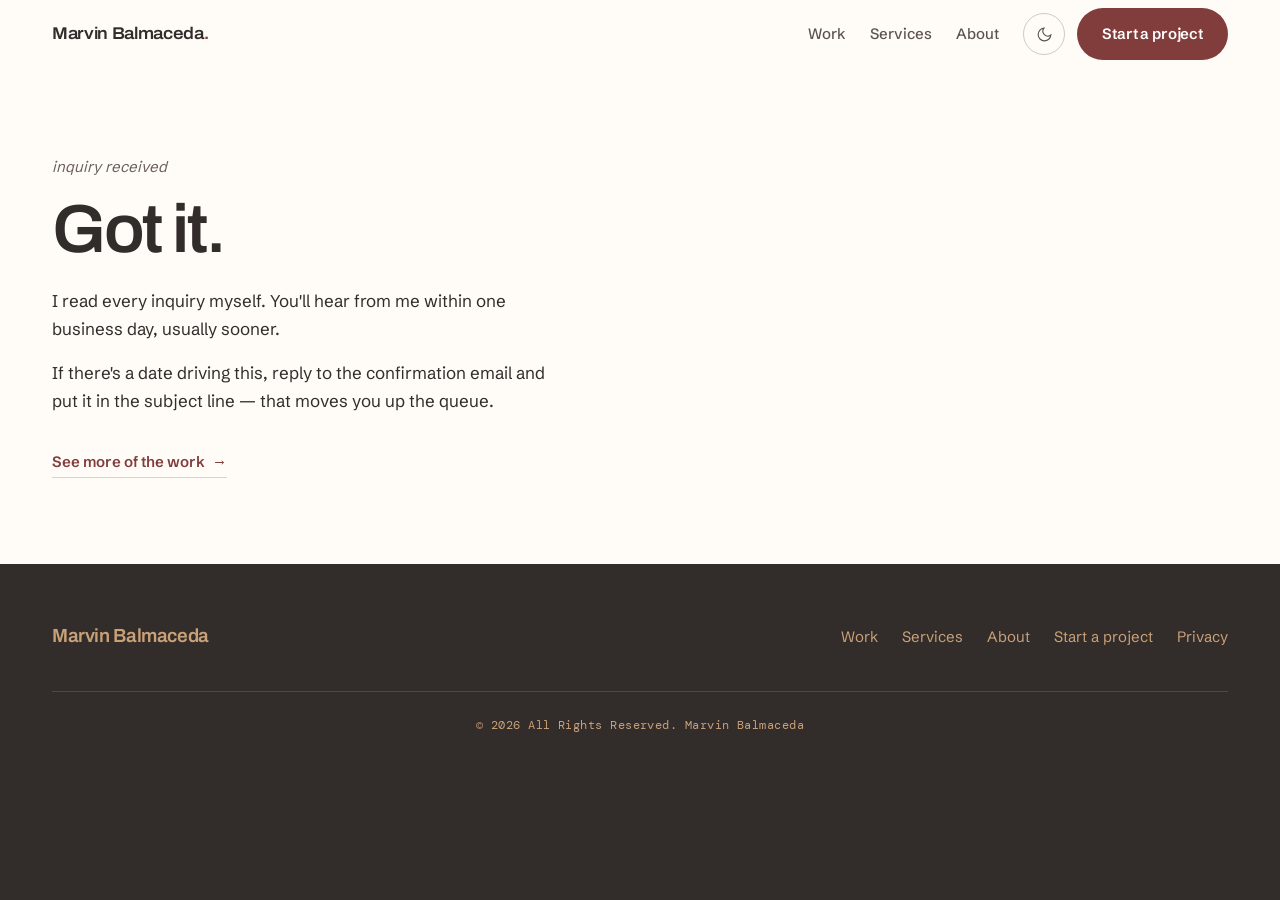
<file: thank-you.html>
<!doctype html>
<html lang="en">
<head>
<meta charset="utf-8">
<meta name="viewport" content="width=device-width, initial-scale=1">
<title>Got it — Marvin Balmaceda</title>
<meta name="robots" content="noindex, nofollow">
<meta name="description" content="Your inquiry came through. I read every one myself and reply within one business day.">
<link rel="canonical" href="https://marvinbalmaceda.com/thank-you.html">
<meta property="og:type" content="website">
<meta property="og:url" content="https://marvinbalmaceda.com/thank-you.html">
<meta property="og:title" content="Got it — Marvin Balmaceda">
<meta property="og:description" content="Your inquiry came through. I read every one myself and reply within one business day.">
<meta property="og:image" content="https://marvinbalmaceda.com/img/og/og-home.jpg">
<meta property="og:image:alt" content="Marvin Balmaceda">
<meta name="twitter:title" content="Got it — Marvin Balmaceda">
<meta name="twitter:description" content="Your inquiry came through. I read every one myself and reply within one business day.">
<meta name="twitter:image" content="https://marvinbalmaceda.com/img/og/og-home.jpg">
<!--HEAD-->
<meta name="color-scheme" content="light dark">
<meta name="theme-color" content="#FFFCF8">
<meta name="twitter:card" content="summary_large_image">
<meta property="og:site_name" content="Marvin Balmaceda">
<meta property="og:locale" content="en_US">
<meta property="og:image:width" content="1200">
<meta property="og:image:height" content="630">
<meta property="og:image:type" content="image/jpeg">

<!-- Theme, resolved before first paint so there is no flash of the wrong one.
     Kept inline and tiny on purpose: an external file would race the stylesheet. -->
<script>
  (function () {
    /* Light by default; an explicit choice in localStorage wins. Always writing
       the attribute keeps the toggle's read simple later on. */
    document.documentElement.dataset.theme = localStorage.getItem('theme') || 'light';
    document.documentElement.className = 'js';
  })();
</script>

<link rel="preload" href="fonts/archivo-var.woff2" as="font" type="font/woff2" crossorigin>
<link rel="preload" href="fonts/schibsted-var.woff2" as="font" type="font/woff2" crossorigin>
<link rel="stylesheet" href="css/tokens.css">
<link rel="stylesheet" href="css/base.css">
<link rel="stylesheet" href="css/components.css">
<link rel="stylesheet" href="css/sections.css">
<link rel="icon" href="img/favicon.svg" type="image/svg+xml">
<link rel="apple-touch-icon" href="img/apple-touch-icon.png">
<link rel="manifest" href="site.webmanifest">
        <!--/HEAD-->
</head>
<body>
<a class="skip" href="#main">Skip to content</a>
<div class="page">
  <!--NAV-->
<header class="nav" id="nav">
    <div class="wrap nav__inner">
      <a class="nav__mark" href="index.html">Marvin Balmaceda<span class="dot">.</span></a>
      <nav class="nav__links" id="navlinks" aria-label="Main">
        <a href="work.html">Work</a>
        <a href="services.html">Services</a>
        <a href="about.html">About</a>
        <a class="btn btn--primary nav__cta-m" href="start.html">Start a project</a>
      </nav>
      <div class="nav__tools">
        <button class="theme-toggle" id="theme" type="button" aria-label="Switch to dark theme">
          <svg class="i-moon" viewBox="0 0 24 24" aria-hidden="true"><path d="M21 12.8A9 9 0 1 1 11.2 3a7 7 0 0 0 9.8 9.8Z"/></svg>
          <svg class="i-sun" viewBox="0 0 24 24" aria-hidden="true"><circle cx="12" cy="12" r="4"/><path d="M12 2v2m0 16v2M2 12h2m16 0h2M4.9 4.9l1.4 1.4m11.4 11.4 1.4 1.4M19.1 4.9l-1.4 1.4M6.3 17.7l-1.4 1.4"/></svg>
        </button>
        <a class="btn btn--primary nav__cta" href="start.html">Start a project</a>
        <button class="nav__burger" id="burger" type="button" aria-label="Open menu" aria-expanded="false" aria-controls="navlinks">
          <span></span><span></span><span></span>
        </button>
      </div>
    </div>
  </header>
        <!--/NAV-->
  <main id="main">
    <section class="section band-base">
      <div class="wrap">
        <div style="max-width:52ch">
          <p class="label">inquiry received</p>
          <h1>Got it.</h1>
          <div class="prose" style="margin-top:var(--s6)">
            <p>I read every inquiry myself. You'll hear from me within one business day, usually sooner.</p>
            <p>If there's a date driving this, reply to the confirmation email and put it in the subject line — that moves you up the queue.</p>
          </div>
          <p style="margin-top:var(--s8)">
            <a class="link-arrow" href="work.html">See more of the work <span aria-hidden="true">&rarr;</span></a>
          </p>
        </div>
      </div>
    </section>
  </main>
</div>
<!--FOOTER-->
<footer class="footer">
  <div class="wrap footer__inner">
    <div class="footer__top">
      <a class="footer__mark" href="index.html">Marvin Balmaceda</a>
      <ul class="footer__nav">
        <li><a href="work.html">Work</a></li>
        <li><a href="services.html">Services</a></li>
        <li><a href="about.html">About</a></li>
        <li><a href="start.html">Start a project</a></li>
        <li><a href="privacy.html">Privacy</a></li>
      </ul>
    </div>
    <p class="footer__base micro">&copy; 2026 All Rights Reserved. Marvin Balmaceda</p>
  </div>
</footer>
        <!--/FOOTER-->
<script src="js/main.js" defer></script>
</body>
</html>
</file>
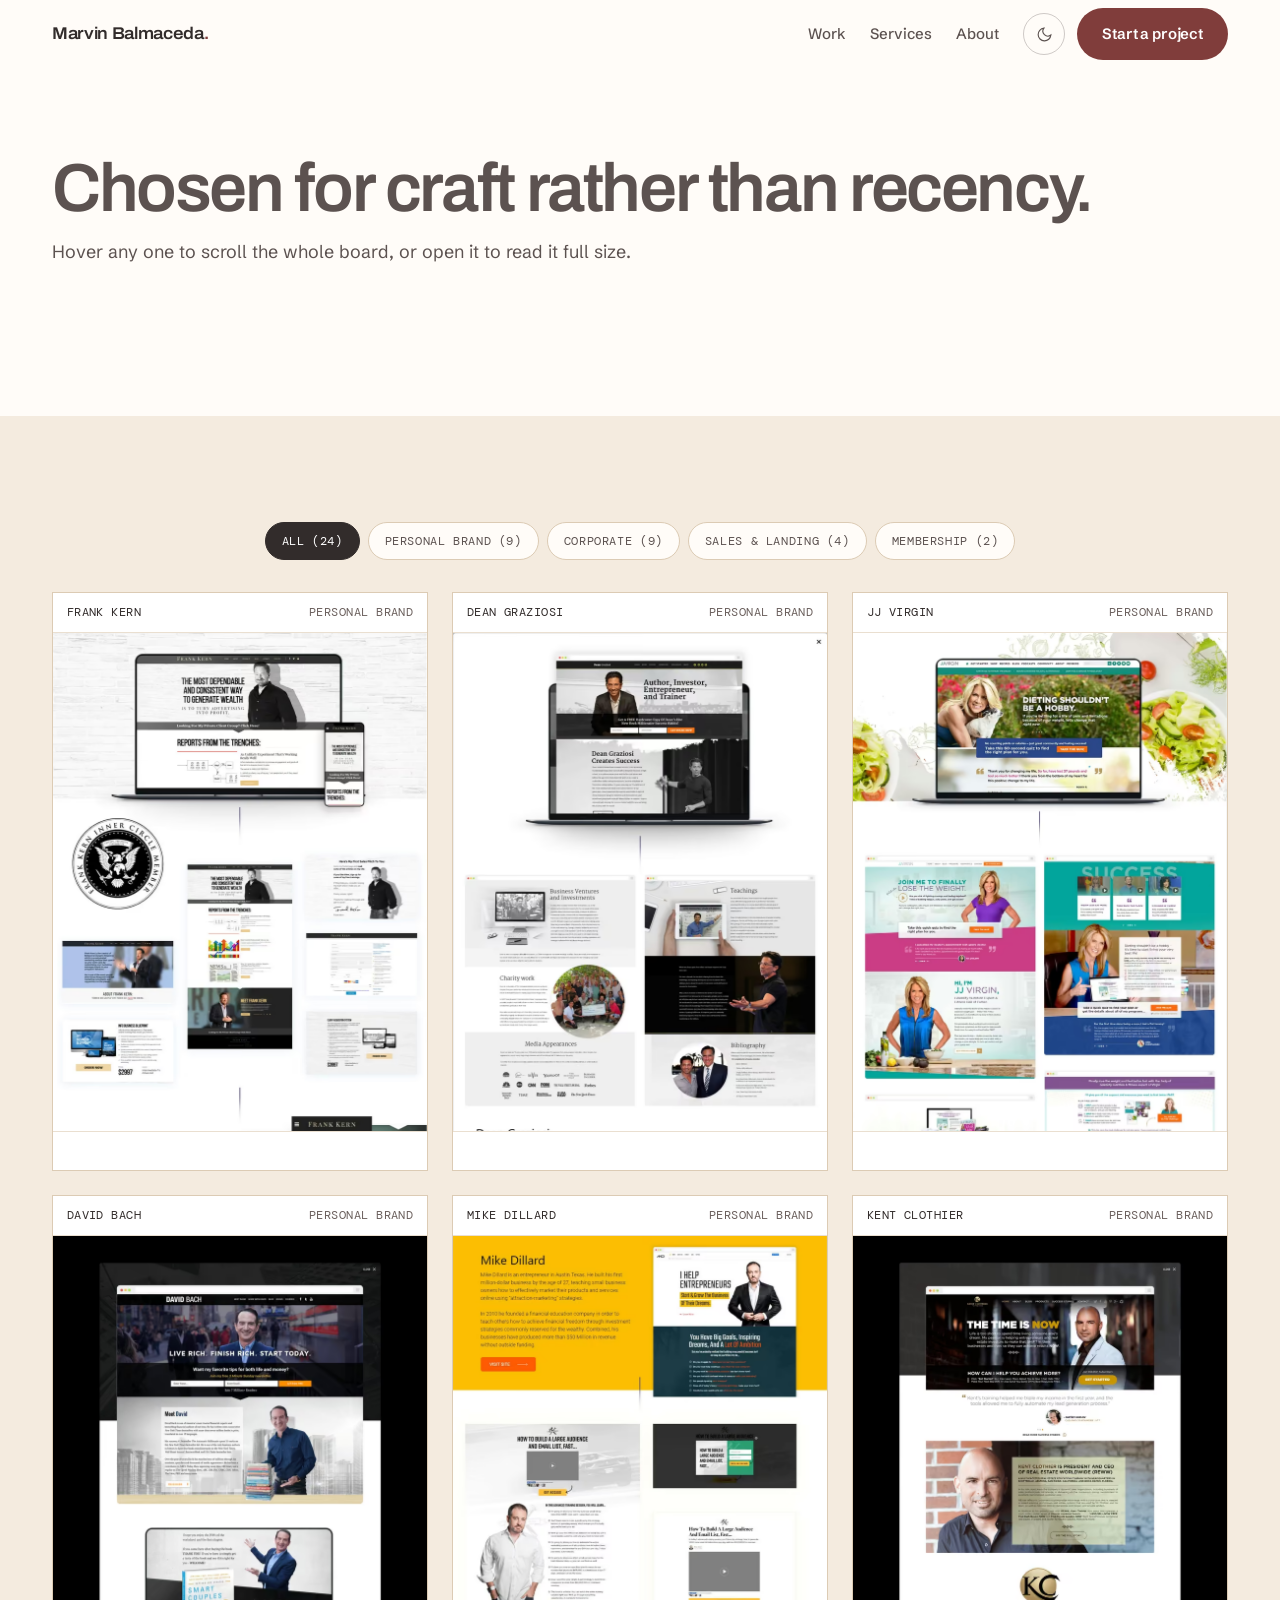
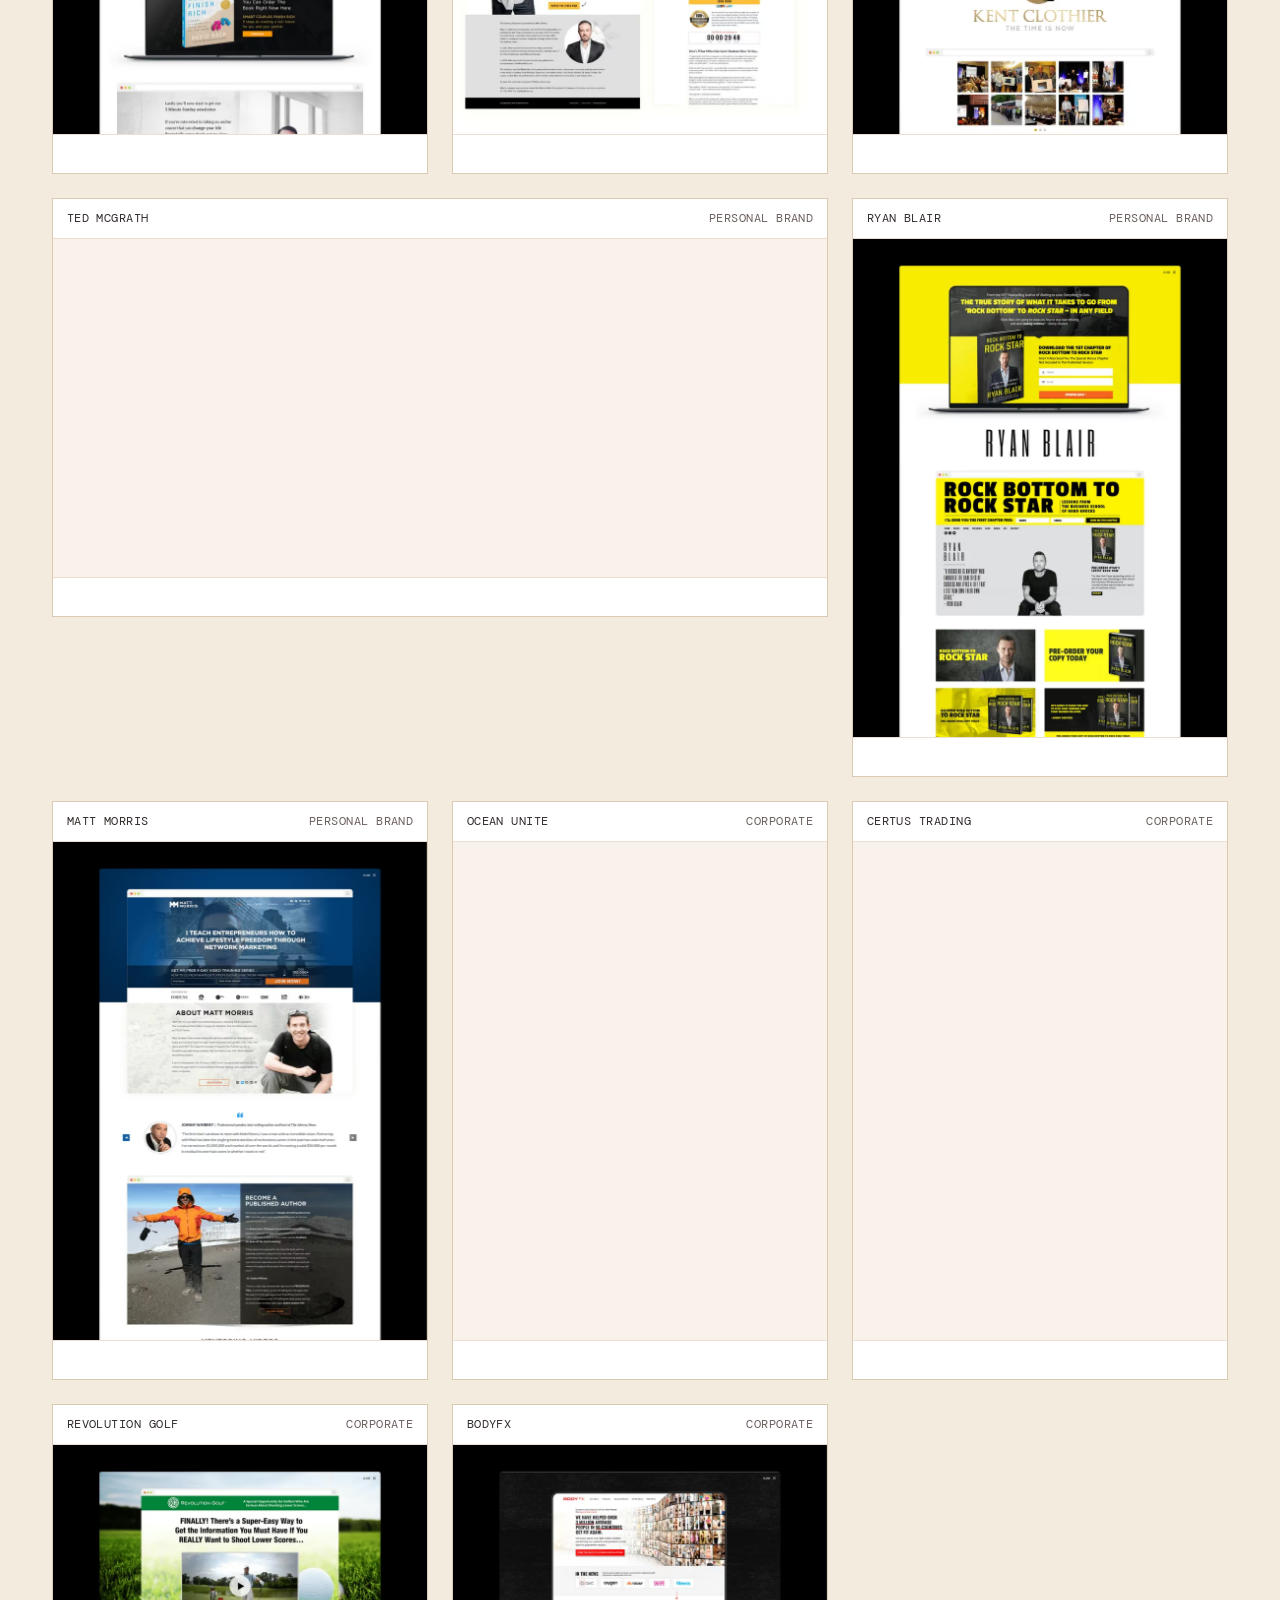
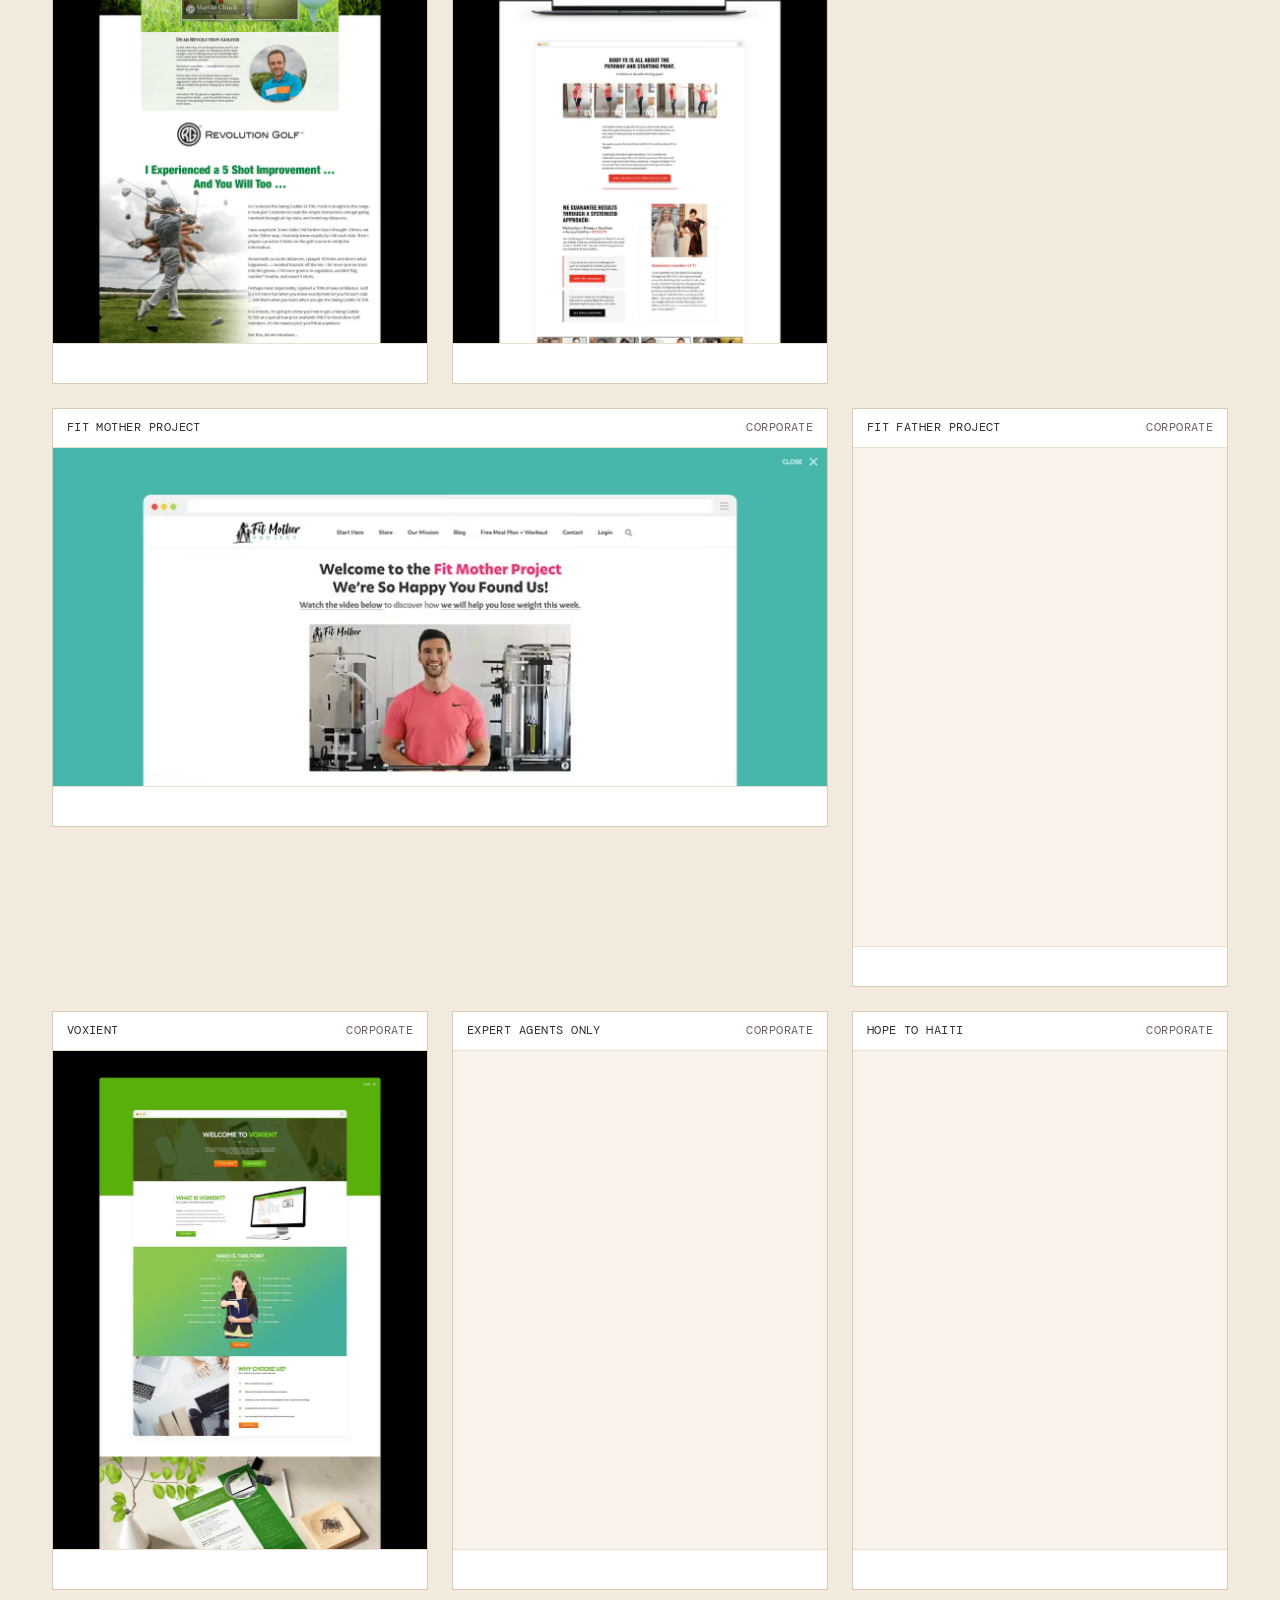
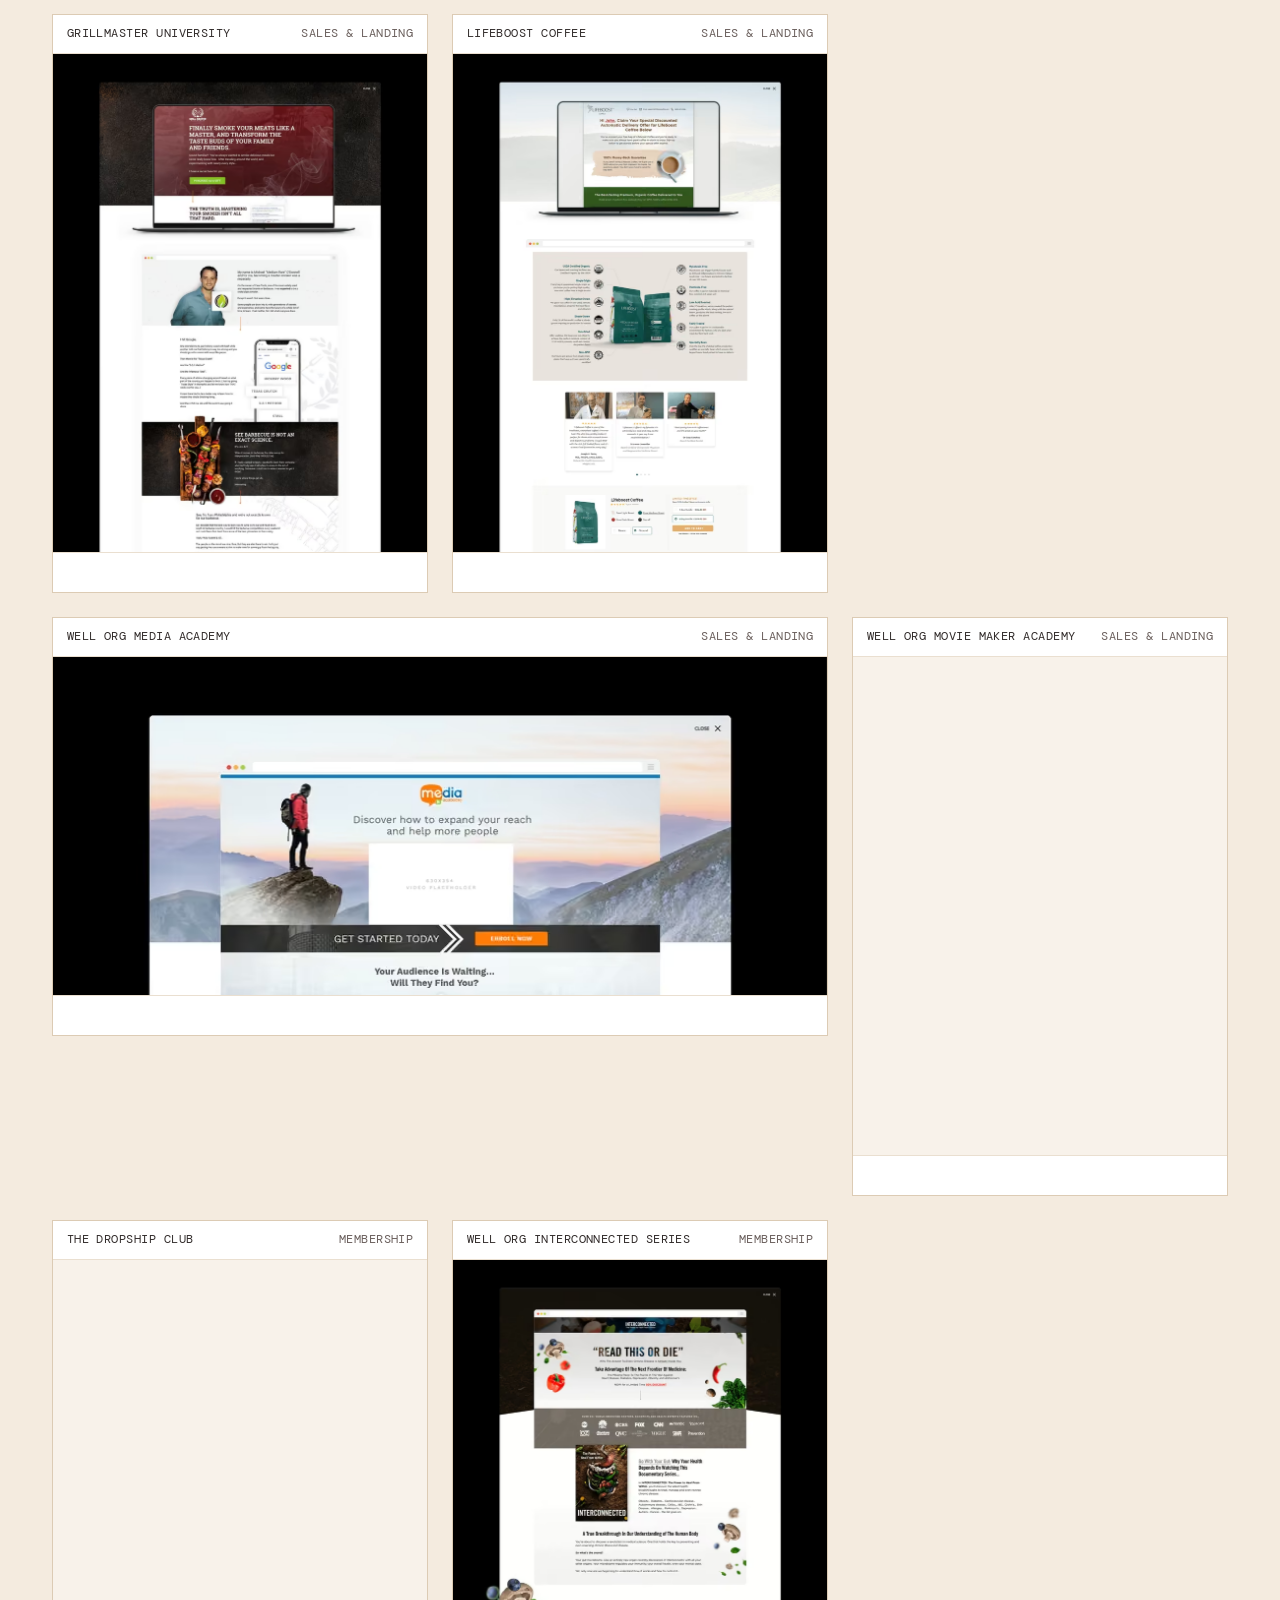
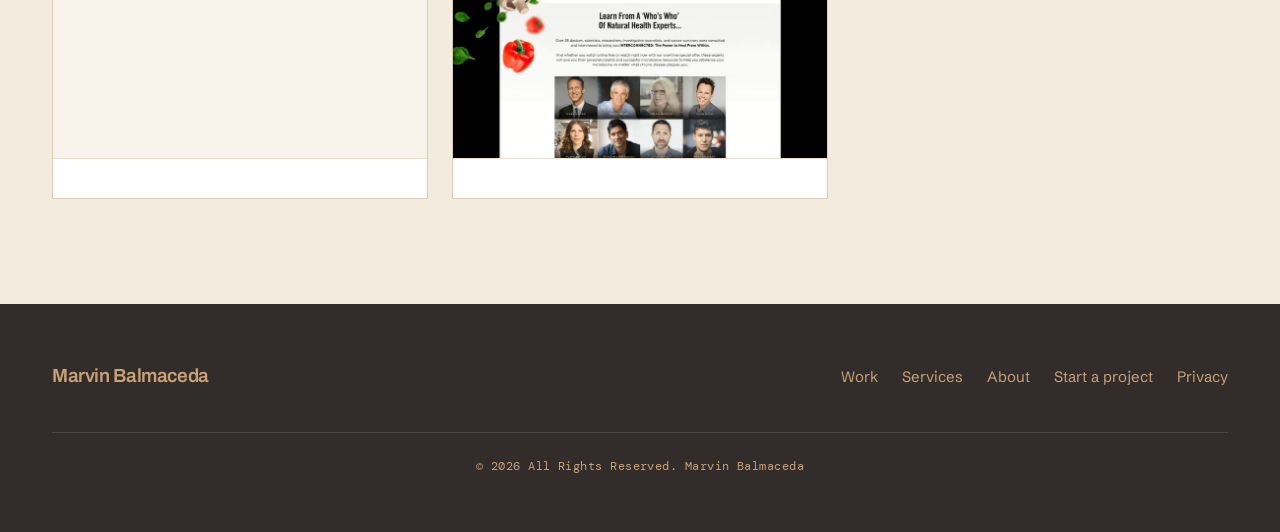
<file: work.html>
<!doctype html>
<html lang="en">
<head>
<meta charset="utf-8">
<meta name="viewport" content="width=device-width, initial-scale=1">
<title>Selected work — Marvin Balmaceda</title>
<meta name="description" content="Twenty-four builds for personal brands and companies: Frank Kern, Dean Graziosi, JJ Virgin, David Bach, Ocean Unite, Certus Trading and more.">
<link rel="canonical" href="https://marvinbalmaceda.com/work.html">
<meta property="og:type" content="website">
<meta property="og:url" content="https://marvinbalmaceda.com/work.html">
<meta property="og:title" content="Selected work — Marvin Balmaceda">
<meta property="og:description" content="Twenty-four builds for personal brands and companies: Frank Kern, Dean Graziosi, JJ Virgin, David Bach, Ocean Unite, Certus Trading and more.">
<meta property="og:image" content="https://marvinbalmaceda.com/img/og/og-work.jpg">
<meta property="og:image:alt" content="Selected work by Marvin Balmaceda">
<meta name="twitter:title" content="Selected work — Marvin Balmaceda">
<meta name="twitter:description" content="Twenty-four builds for personal brands and companies: Frank Kern, Dean Graziosi, JJ Virgin, David Bach, Ocean Unite, Certus Trading and more.">
<meta name="twitter:image" content="https://marvinbalmaceda.com/img/og/og-work.jpg">
<!--HEAD-->
<meta name="color-scheme" content="light dark">
<meta name="theme-color" content="#FFFCF8">
<meta name="twitter:card" content="summary_large_image">
<meta property="og:site_name" content="Marvin Balmaceda">
<meta property="og:locale" content="en_US">
<meta property="og:image:width" content="1200">
<meta property="og:image:height" content="630">
<meta property="og:image:type" content="image/jpeg">

<!-- Theme, resolved before first paint so there is no flash of the wrong one.
     Kept inline and tiny on purpose: an external file would race the stylesheet. -->
<script>
  (function () {
    /* Light by default; an explicit choice in localStorage wins. Always writing
       the attribute keeps the toggle's read simple later on. */
    document.documentElement.dataset.theme = localStorage.getItem('theme') || 'light';
    document.documentElement.className = 'js';
  })();
</script>

<link rel="preload" href="fonts/archivo-var.woff2" as="font" type="font/woff2" crossorigin>
<link rel="preload" href="fonts/schibsted-var.woff2" as="font" type="font/woff2" crossorigin>
<link rel="stylesheet" href="css/tokens.css">
<link rel="stylesheet" href="css/base.css">
<link rel="stylesheet" href="css/components.css">
<link rel="stylesheet" href="css/sections.css">
<link rel="icon" href="img/favicon.svg" type="image/svg+xml">
<link rel="apple-touch-icon" href="img/apple-touch-icon.png">
<link rel="manifest" href="site.webmanifest">
        <!--/HEAD-->
<script type="application/ld+json">
{
  "@context": "https://schema.org",
  "@type": "CollectionPage",
  "name": "Selected work",
  "url": "https://marvinbalmaceda.com/work.html",
  "about": { "@id": "https://marvinbalmaceda.com/#marvin" }
}
</script>
</head>

<body>
<a class="skip" href="#main">Skip to content</a>

<div class="page">
  <!--NAV-->
<header class="nav" id="nav">
    <div class="wrap nav__inner">
      <a class="nav__mark" href="index.html">Marvin Balmaceda<span class="dot">.</span></a>
      <nav class="nav__links" id="navlinks" aria-label="Main">
        <a href="work.html">Work</a>
        <a href="services.html">Services</a>
        <a href="about.html">About</a>
        <a class="btn btn--primary nav__cta-m" href="start.html">Start a project</a>
      </nav>
      <div class="nav__tools">
        <button class="theme-toggle" id="theme" type="button" aria-label="Switch to dark theme">
          <svg class="i-moon" viewBox="0 0 24 24" aria-hidden="true"><path d="M21 12.8A9 9 0 1 1 11.2 3a7 7 0 0 0 9.8 9.8Z"/></svg>
          <svg class="i-sun" viewBox="0 0 24 24" aria-hidden="true"><circle cx="12" cy="12" r="4"/><path d="M12 2v2m0 16v2M2 12h2m16 0h2M4.9 4.9l1.4 1.4m11.4 11.4 1.4 1.4M19.1 4.9l-1.4 1.4M6.3 17.7l-1.4 1.4"/></svg>
        </button>
        <a class="btn btn--primary nav__cta" href="start.html">Start a project</a>
        <button class="nav__burger" id="burger" type="button" aria-label="Open menu" aria-expanded="false" aria-controls="navlinks">
          <span></span><span></span><span></span>
        </button>
      </div>
    </div>
  </header>
        <!--/NAV-->

  <main id="main">
    <section class="section band-base">
      <div class="wrap">
        <div class="section-head">
          <h1><span class="dim">Chosen for craft rather than recency.</span></h1>
          <p class="lede">Hover any one to scroll the whole board, or open it to read it full size.</p>
        </div>
      </div>
    </section>

    <section class="band-tint" id="work" style="padding-block: var(--gallery-y)">
      <div class="wrap">
        <div class="filters filters--mid" role="group" aria-label="Filter work by type">
          <button class="chip" type="button" data-filter="all" aria-pressed="true">All (24)</button>
          <button class="chip" type="button" data-filter="personal-brand" aria-pressed="false">Personal Brand (9)</button>
          <button class="chip" type="button" data-filter="corporate" aria-pressed="false">Corporate (9)</button>
          <button class="chip" type="button" data-filter="sales-landing" aria-pressed="false">Sales &amp; Landing (4)</button>
          <button class="chip" type="button" data-filter="membership" aria-pressed="false">Membership (2)</button>
        </div>
        <p class="visually-hidden" role="status" id="filter-status"></p>

        <div class="work-grid work-grid--full" id="grid">
        <!--CARDS-->
        <article class="work-card reveal" data-cat="personal-brand" style="--pan:26.14%;--reveal-delay:0ms">
          <a class="work-card__link" href="#p-frank-kern" data-piece="frank-kern">
            <span class="work-card__chrome">
              <span class="work-card__client">Frank Kern</span>
              <span class="work-card__cat">Personal Brand</span>
            </span>
            <span class="work-card__frame">
              <picture>
                <source srcset="img/work/frank-kern.avif" type="image/avif">
                <source srcset="img/work/frank-kern.webp" type="image/webp">
                <img src="img/work/frank-kern.jpg" alt="Frank Kern — website built by Marvin Balmaceda"
                     width="760" height="1372"
                     fetchpriority="high" decoding="async">
              </picture>
            </span>
            <span class="work-card__spec">
              <span class="work-card__height"></span>
              <span class="work-card__view">Open</span>
            </span>
          </a>
        </article>
        <article class="work-card reveal" data-cat="personal-brand" style="--pan:18.93%;--reveal-delay:60ms">
          <a class="work-card__link" href="#p-dean-graziosi" data-piece="dean-graziosi">
            <span class="work-card__chrome">
              <span class="work-card__client">Dean Graziosi</span>
              <span class="work-card__cat">Personal Brand</span>
            </span>
            <span class="work-card__frame">
              <picture>
                <source srcset="img/work/dean-graziosi.avif" type="image/avif">
                <source srcset="img/work/dean-graziosi.webp" type="image/webp">
                <img src="img/work/dean-graziosi.jpg" alt="Dean Graziosi — website built by Marvin Balmaceda"
                     width="760" height="1250"
                     fetchpriority="high" decoding="async">
              </picture>
            </span>
            <span class="work-card__spec">
              <span class="work-card__height"></span>
              <span class="work-card__view">Open</span>
            </span>
          </a>
        </article>
        <article class="work-card reveal" data-cat="personal-brand" style="--pan:31.58%;--reveal-delay:120ms">
          <a class="work-card__link" href="#p-jj-virgin" data-piece="jj-virgin">
            <span class="work-card__chrome">
              <span class="work-card__client">JJ Virgin</span>
              <span class="work-card__cat">Personal Brand</span>
            </span>
            <span class="work-card__frame">
              <picture>
                <source srcset="img/work/jj-virgin.avif" type="image/avif">
                <source srcset="img/work/jj-virgin.webp" type="image/webp">
                <img src="img/work/jj-virgin.jpg" alt="JJ Virgin — website built by Marvin Balmaceda"
                     width="760" height="1481"
                     fetchpriority="high" decoding="async">
              </picture>
            </span>
            <span class="work-card__spec">
              <span class="work-card__height"></span>
              <span class="work-card__view">Open</span>
            </span>
          </a>
        </article>
        <article class="work-card reveal" data-cat="personal-brand" style="--pan:40.04%;--reveal-delay:0ms">
          <a class="work-card__link" href="#p-david-bach" data-piece="david-bach">
            <span class="work-card__chrome">
              <span class="work-card__client">David Bach</span>
              <span class="work-card__cat">Personal Brand</span>
            </span>
            <span class="work-card__frame">
              <picture>
                <source srcset="img/work/david-bach.avif" type="image/avif">
                <source srcset="img/work/david-bach.webp" type="image/webp">
                <img src="img/work/david-bach.jpg" alt="David Bach — website built by Marvin Balmaceda"
                     width="760" height="1690"
                     loading="lazy" decoding="async">
              </picture>
            </span>
            <span class="work-card__spec">
              <span class="work-card__height"></span>
              <span class="work-card__view">Open</span>
            </span>
          </a>
        </article>
        <article class="work-card reveal" data-cat="personal-brand" style="--pan:32.53%;--reveal-delay:60ms">
          <a class="work-card__link" href="#p-mike-dillard" data-piece="mike-dillard">
            <span class="work-card__chrome">
              <span class="work-card__client">Mike Dillard</span>
              <span class="work-card__cat">Personal Brand</span>
            </span>
            <span class="work-card__frame">
              <picture>
                <source srcset="img/work/mike-dillard.avif" type="image/avif">
                <source srcset="img/work/mike-dillard.webp" type="image/webp">
                <img src="img/work/mike-dillard.jpg" alt="Mike Dillard — website built by Marvin Balmaceda"
                     width="760" height="1502"
                     loading="lazy" decoding="async">
              </picture>
            </span>
            <span class="work-card__spec">
              <span class="work-card__height"></span>
              <span class="work-card__view">Open</span>
            </span>
          </a>
        </article>
        <article class="work-card reveal" data-cat="personal-brand" style="--pan:37.18%;--reveal-delay:120ms">
          <a class="work-card__link" href="#p-kent-clothier" data-piece="kent-clothier">
            <span class="work-card__chrome">
              <span class="work-card__client">Kent Clothier</span>
              <span class="work-card__cat">Personal Brand</span>
            </span>
            <span class="work-card__frame">
              <picture>
                <source srcset="img/work/kent-clothier.avif" type="image/avif">
                <source srcset="img/work/kent-clothier.webp" type="image/webp">
                <img src="img/work/kent-clothier.jpg" alt="Kent Clothier — website built by Marvin Balmaceda"
                     width="760" height="1613"
                     loading="lazy" decoding="async">
              </picture>
            </span>
            <span class="work-card__spec">
              <span class="work-card__height"></span>
              <span class="work-card__view">Open</span>
            </span>
          </a>
        </article>
        <article class="work-card reveal" data-cat="personal-brand" style="--pan:38.59%;--reveal-delay:0ms">
          <a class="work-card__link" href="#p-ted-mcgrath" data-piece="ted-mcgrath">
            <span class="work-card__chrome">
              <span class="work-card__client">Ted McGrath</span>
              <span class="work-card__cat">Personal Brand</span>
            </span>
            <span class="work-card__frame">
              <picture>
                <source srcset="img/work/ted-mcgrath.avif" type="image/avif">
                <source srcset="img/work/ted-mcgrath.webp" type="image/webp">
                <img src="img/work/ted-mcgrath.jpg" alt="Ted McGrath — website built by Marvin Balmaceda"
                     width="760" height="1650"
                     loading="lazy" decoding="async">
              </picture>
            </span>
            <span class="work-card__spec">
              <span class="work-card__height"></span>
              <span class="work-card__view">Open</span>
            </span>
          </a>
        </article>
        <article class="work-card reveal" data-cat="personal-brand" style="--pan:33.77%;--reveal-delay:60ms">
          <a class="work-card__link" href="#p-ryan-blair" data-piece="ryan-blair">
            <span class="work-card__chrome">
              <span class="work-card__client">Ryan Blair</span>
              <span class="work-card__cat">Personal Brand</span>
            </span>
            <span class="work-card__frame">
              <picture>
                <source srcset="img/work/ryan-blair.avif" type="image/avif">
                <source srcset="img/work/ryan-blair.webp" type="image/webp">
                <img src="img/work/ryan-blair.jpg" alt="Ryan Blair — website built by Marvin Balmaceda"
                     width="760" height="1530"
                     loading="lazy" decoding="async">
              </picture>
            </span>
            <span class="work-card__spec">
              <span class="work-card__height"></span>
              <span class="work-card__view">Open</span>
            </span>
          </a>
        </article>
        <article class="work-card reveal" data-cat="personal-brand" style="--pan:40.81%;--reveal-delay:120ms">
          <a class="work-card__link" href="#p-matt-morris" data-piece="matt-morris">
            <span class="work-card__chrome">
              <span class="work-card__client">Matt Morris</span>
              <span class="work-card__cat">Personal Brand</span>
            </span>
            <span class="work-card__frame">
              <picture>
                <source srcset="img/work/matt-morris.avif" type="image/avif">
                <source srcset="img/work/matt-morris.webp" type="image/webp">
                <img src="img/work/matt-morris.jpg" alt="Matt Morris — website built by Marvin Balmaceda"
                     width="760" height="1712"
                     loading="lazy" decoding="async">
              </picture>
            </span>
            <span class="work-card__spec">
              <span class="work-card__height"></span>
              <span class="work-card__view">Open</span>
            </span>
          </a>
        </article>
        <article class="work-card reveal" data-cat="corporate" style="--pan:36.27%;--reveal-delay:0ms">
          <a class="work-card__link" href="#p-ocean-unite" data-piece="ocean-unite">
            <span class="work-card__chrome">
              <span class="work-card__client">Ocean Unite</span>
              <span class="work-card__cat">Corporate</span>
            </span>
            <span class="work-card__frame">
              <picture>
                <source srcset="img/work/ocean-unite.avif" type="image/avif">
                <source srcset="img/work/ocean-unite.webp" type="image/webp">
                <img src="img/work/ocean-unite.jpg" alt="Ocean Unite — website built by Marvin Balmaceda"
                     width="760" height="1590"
                     loading="lazy" decoding="async">
              </picture>
            </span>
            <span class="work-card__spec">
              <span class="work-card__height"></span>
              <span class="work-card__view">Open</span>
            </span>
          </a>
        </article>
        <article class="work-card reveal" data-cat="corporate" style="--pan:57.44%;--reveal-delay:60ms">
          <a class="work-card__link" href="#p-certus-trading" data-piece="certus-trading">
            <span class="work-card__chrome">
              <span class="work-card__client">Certus Trading</span>
              <span class="work-card__cat">Corporate</span>
            </span>
            <span class="work-card__frame">
              <picture>
                <source srcset="img/work/certus-trading.avif" type="image/avif">
                <source srcset="img/work/certus-trading.webp" type="image/webp">
                <img src="img/work/certus-trading.jpg" alt="Certus Trading — website built by Marvin Balmaceda"
                     width="760" height="2381"
                     loading="lazy" decoding="async">
              </picture>
            </span>
            <span class="work-card__spec">
              <span class="work-card__height"></span>
              <span class="work-card__view">Open</span>
            </span>
          </a>
        </article>
        <article class="work-card reveal" data-cat="corporate" style="--pan:47.06%;--reveal-delay:120ms">
          <a class="work-card__link" href="#p-revolution-golf" data-piece="revolution-golf">
            <span class="work-card__chrome">
              <span class="work-card__client">Revolution Golf</span>
              <span class="work-card__cat">Corporate</span>
            </span>
            <span class="work-card__frame">
              <picture>
                <source srcset="img/work/revolution-golf.avif" type="image/avif">
                <source srcset="img/work/revolution-golf.webp" type="image/webp">
                <img src="img/work/revolution-golf.jpg" alt="Revolution Golf — website built by Marvin Balmaceda"
                     width="760" height="1914"
                     loading="lazy" decoding="async">
              </picture>
            </span>
            <span class="work-card__spec">
              <span class="work-card__height"></span>
              <span class="work-card__view">Open</span>
            </span>
          </a>
        </article>
        <article class="work-card reveal" data-cat="corporate" style="--pan:43.55%;--reveal-delay:0ms">
          <a class="work-card__link" href="#p-bodyfx" data-piece="bodyfx">
            <span class="work-card__chrome">
              <span class="work-card__client">BodyFX</span>
              <span class="work-card__cat">Corporate</span>
            </span>
            <span class="work-card__frame">
              <picture>
                <source srcset="img/work/bodyfx.avif" type="image/avif">
                <source srcset="img/work/bodyfx.webp" type="image/webp">
                <img src="img/work/bodyfx.jpg" alt="BodyFX — website built by Marvin Balmaceda"
                     width="760" height="1795"
                     loading="lazy" decoding="async">
              </picture>
            </span>
            <span class="work-card__spec">
              <span class="work-card__height"></span>
              <span class="work-card__view">Open</span>
            </span>
          </a>
        </article>
        <article class="work-card reveal" data-cat="corporate" style="--pan:58.69%;--reveal-delay:60ms">
          <a class="work-card__link" href="#p-fit-mother" data-piece="fit-mother">
            <span class="work-card__chrome">
              <span class="work-card__client">Fit Mother Project</span>
              <span class="work-card__cat">Corporate</span>
            </span>
            <span class="work-card__frame">
              <picture>
                <source srcset="img/work/fit-mother.avif" type="image/avif">
                <source srcset="img/work/fit-mother.webp" type="image/webp">
                <img src="img/work/fit-mother.jpg" alt="Fit Mother Project — website built by Marvin Balmaceda"
                     width="760" height="2453"
                     loading="lazy" decoding="async">
              </picture>
            </span>
            <span class="work-card__spec">
              <span class="work-card__height"></span>
              <span class="work-card__view">Open</span>
            </span>
          </a>
        </article>
        <article class="work-card reveal" data-cat="corporate" style="--pan:55.14%;--reveal-delay:120ms">
          <a class="work-card__link" href="#p-fit-father" data-piece="fit-father">
            <span class="work-card__chrome">
              <span class="work-card__client">Fit Father Project</span>
              <span class="work-card__cat">Corporate</span>
            </span>
            <span class="work-card__frame">
              <picture>
                <source srcset="img/work/fit-father.avif" type="image/avif">
                <source srcset="img/work/fit-father.webp" type="image/webp">
                <img src="img/work/fit-father.jpg" alt="Fit Father Project — website built by Marvin Balmaceda"
                     width="760" height="2259"
                     loading="lazy" decoding="async">
              </picture>
            </span>
            <span class="work-card__spec">
              <span class="work-card__height"></span>
              <span class="work-card__view">Open</span>
            </span>
          </a>
        </article>
        <article class="work-card reveal" data-cat="corporate" style="--pan:52.76%;--reveal-delay:0ms">
          <a class="work-card__link" href="#p-voxient" data-piece="voxient">
            <span class="work-card__chrome">
              <span class="work-card__client">Voxient</span>
              <span class="work-card__cat">Corporate</span>
            </span>
            <span class="work-card__frame">
              <picture>
                <source srcset="img/work/voxient.avif" type="image/avif">
                <source srcset="img/work/voxient.webp" type="image/webp">
                <img src="img/work/voxient.jpg" alt="Voxient — website built by Marvin Balmaceda"
                     width="760" height="2145"
                     loading="lazy" decoding="async">
              </picture>
            </span>
            <span class="work-card__spec">
              <span class="work-card__height"></span>
              <span class="work-card__view">Open</span>
            </span>
          </a>
        </article>
        <article class="work-card reveal" data-cat="corporate" style="--pan:46.89%;--reveal-delay:60ms">
          <a class="work-card__link" href="#p-expert-agents" data-piece="expert-agents">
            <span class="work-card__chrome">
              <span class="work-card__client">Expert Agents Only</span>
              <span class="work-card__cat">Corporate</span>
            </span>
            <span class="work-card__frame">
              <picture>
                <source srcset="img/work/expert-agents.avif" type="image/avif">
                <source srcset="img/work/expert-agents.webp" type="image/webp">
                <img src="img/work/expert-agents.jpg" alt="Expert Agents Only — website built by Marvin Balmaceda"
                     width="760" height="1908"
                     loading="lazy" decoding="async">
              </picture>
            </span>
            <span class="work-card__spec">
              <span class="work-card__height"></span>
              <span class="work-card__view">Open</span>
            </span>
          </a>
        </article>
        <article class="work-card reveal" data-cat="corporate" style="--pan:52.36%;--reveal-delay:120ms">
          <a class="work-card__link" href="#p-hope-to-haiti" data-piece="hope-to-haiti">
            <span class="work-card__chrome">
              <span class="work-card__client">Hope to Haiti</span>
              <span class="work-card__cat">Corporate</span>
            </span>
            <span class="work-card__frame">
              <picture>
                <source srcset="img/work/hope-to-haiti.avif" type="image/avif">
                <source srcset="img/work/hope-to-haiti.webp" type="image/webp">
                <img src="img/work/hope-to-haiti.jpg" alt="Hope to Haiti — website built by Marvin Balmaceda"
                     width="760" height="2127"
                     loading="lazy" decoding="async">
              </picture>
            </span>
            <span class="work-card__spec">
              <span class="work-card__height"></span>
              <span class="work-card__view">Open</span>
            </span>
          </a>
        </article>
        <article class="work-card reveal" data-cat="sales-landing" style="--pan:56.64%;--reveal-delay:0ms">
          <a class="work-card__link" href="#p-grillmaster" data-piece="grillmaster">
            <span class="work-card__chrome">
              <span class="work-card__client">Grillmaster University</span>
              <span class="work-card__cat">Sales &amp; Landing</span>
            </span>
            <span class="work-card__frame">
              <picture>
                <source srcset="img/work/grillmaster.avif" type="image/avif">
                <source srcset="img/work/grillmaster.webp" type="image/webp">
                <img src="img/work/grillmaster.jpg" alt="Grillmaster University — website built by Marvin Balmaceda"
                     width="760" height="2337"
                     loading="lazy" decoding="async">
              </picture>
            </span>
            <span class="work-card__spec">
              <span class="work-card__height"></span>
              <span class="work-card__view">Open</span>
            </span>
          </a>
        </article>
        <article class="work-card reveal" data-cat="sales-landing" style="--pan:59.90%;--reveal-delay:60ms">
          <a class="work-card__link" href="#p-lifeboost-coffee" data-piece="lifeboost-coffee">
            <span class="work-card__chrome">
              <span class="work-card__client">Lifeboost Coffee</span>
              <span class="work-card__cat">Sales &amp; Landing</span>
            </span>
            <span class="work-card__frame">
              <picture>
                <source srcset="img/work/lifeboost-coffee.avif" type="image/avif">
                <source srcset="img/work/lifeboost-coffee.webp" type="image/webp">
                <img src="img/work/lifeboost-coffee.jpg" alt="Lifeboost Coffee — website built by Marvin Balmaceda"
                     width="760" height="2527"
                     loading="lazy" decoding="async">
              </picture>
            </span>
            <span class="work-card__spec">
              <span class="work-card__height"></span>
              <span class="work-card__view">Open</span>
            </span>
          </a>
        </article>
        <article class="work-card reveal" data-cat="sales-landing" style="--pan:54.82%;--reveal-delay:120ms">
          <a class="work-card__link" href="#p-wellorg-media" data-piece="wellorg-media">
            <span class="work-card__chrome">
              <span class="work-card__client">Well Org Media Academy</span>
              <span class="work-card__cat">Sales &amp; Landing</span>
            </span>
            <span class="work-card__frame">
              <picture>
                <source srcset="img/work/wellorg-media.avif" type="image/avif">
                <source srcset="img/work/wellorg-media.webp" type="image/webp">
                <img src="img/work/wellorg-media.jpg" alt="Well Org Media Academy — website built by Marvin Balmaceda"
                     width="760" height="2243"
                     loading="lazy" decoding="async">
              </picture>
            </span>
            <span class="work-card__spec">
              <span class="work-card__height"></span>
              <span class="work-card__view">Open</span>
            </span>
          </a>
        </article>
        <article class="work-card reveal" data-cat="sales-landing" style="--pan:49.69%;--reveal-delay:0ms">
          <a class="work-card__link" href="#p-wellorg-moviemaker" data-piece="wellorg-moviemaker">
            <span class="work-card__chrome">
              <span class="work-card__client">Well Org Movie Maker Academy</span>
              <span class="work-card__cat">Sales &amp; Landing</span>
            </span>
            <span class="work-card__frame">
              <picture>
                <source srcset="img/work/wellorg-moviemaker.avif" type="image/avif">
                <source srcset="img/work/wellorg-moviemaker.webp" type="image/webp">
                <img src="img/work/wellorg-moviemaker.jpg" alt="Well Org Movie Maker Academy — website built by Marvin Balmaceda"
                     width="760" height="2014"
                     loading="lazy" decoding="async">
              </picture>
            </span>
            <span class="work-card__spec">
              <span class="work-card__height"></span>
              <span class="work-card__view">Open</span>
            </span>
          </a>
        </article>
        <article class="work-card reveal" data-cat="membership" style="--pan:50.98%;--reveal-delay:60ms">
          <a class="work-card__link" href="#p-dropship-club" data-piece="dropship-club">
            <span class="work-card__chrome">
              <span class="work-card__client">The Dropship Club</span>
              <span class="work-card__cat">Membership</span>
            </span>
            <span class="work-card__frame">
              <picture>
                <source srcset="img/work/dropship-club.avif" type="image/avif">
                <source srcset="img/work/dropship-club.webp" type="image/webp">
                <img src="img/work/dropship-club.jpg" alt="The Dropship Club — website built by Marvin Balmaceda"
                     width="760" height="2067"
                     loading="lazy" decoding="async">
              </picture>
            </span>
            <span class="work-card__spec">
              <span class="work-card__height"></span>
              <span class="work-card__view">Open</span>
            </span>
          </a>
        </article>
        <article class="work-card reveal" data-cat="membership" style="--pan:49.21%;--reveal-delay:120ms">
          <a class="work-card__link" href="#p-wellorg-series" data-piece="wellorg-series">
            <span class="work-card__chrome">
              <span class="work-card__client">Well Org Interconnected Series</span>
              <span class="work-card__cat">Membership</span>
            </span>
            <span class="work-card__frame">
              <picture>
                <source srcset="img/work/wellorg-series.avif" type="image/avif">
                <source srcset="img/work/wellorg-series.webp" type="image/webp">
                <img src="img/work/wellorg-series.jpg" alt="Well Org Interconnected Series — website built by Marvin Balmaceda"
                     width="760" height="1995"
                     loading="lazy" decoding="async">
              </picture>
            </span>
            <span class="work-card__spec">
              <span class="work-card__height"></span>
              <span class="work-card__view">Open</span>
            </span>
          </a>
        </article>
        <!--/CARDS-->
        </div>
      </div>
    </section>

   
  </main>
</div>

<!--PANELS-->
      <section class="lightbox" id="p-frank-kern" aria-label="Frank Kern — full page">
        <a class="lightbox__scrim" href="#work" aria-label="Close"></a>
        <div class="lightbox__inner" role="group" aria-labelledby="lb-frank-kern">
          <header class="lightbox__bar">
            <span class="lightbox__meta">
              <strong id="lb-frank-kern">Frank Kern</strong>
              <span class="micro">Personal Brand</span>
            </span>
            <a class="lightbox__close" href="#work" aria-label="Close full page view">Close</a>
          </header>
          <div class="lightbox__scroll">
            <picture>
              <source srcset="img/work/frank-kern-full.avif" type="image/avif">
              <source srcset="img/work/frank-kern-full.webp" type="image/webp">
              <img src="img/work/frank-kern-full.jpg" alt="Frank Kern — website built by Marvin Balmaceda"
                   width="1400" height="2528" loading="lazy" decoding="async">
            </picture>
          </div>
        </div>
      </section>
      <section class="lightbox" id="p-dean-graziosi" aria-label="Dean Graziosi — full page">
        <a class="lightbox__scrim" href="#work" aria-label="Close"></a>
        <div class="lightbox__inner" role="group" aria-labelledby="lb-dean-graziosi">
          <header class="lightbox__bar">
            <span class="lightbox__meta">
              <strong id="lb-dean-graziosi">Dean Graziosi</strong>
              <span class="micro">Personal Brand</span>
            </span>
            <a class="lightbox__close" href="#work" aria-label="Close full page view">Close</a>
          </header>
          <div class="lightbox__scroll">
            <picture>
              <source srcset="img/work/dean-graziosi-full.avif" type="image/avif">
              <source srcset="img/work/dean-graziosi-full.webp" type="image/webp">
              <img src="img/work/dean-graziosi-full.jpg" alt="Dean Graziosi — website built by Marvin Balmaceda"
                   width="1400" height="2303" loading="lazy" decoding="async">
            </picture>
          </div>
        </div>
      </section>
      <section class="lightbox" id="p-jj-virgin" aria-label="JJ Virgin — full page">
        <a class="lightbox__scrim" href="#work" aria-label="Close"></a>
        <div class="lightbox__inner" role="group" aria-labelledby="lb-jj-virgin">
          <header class="lightbox__bar">
            <span class="lightbox__meta">
              <strong id="lb-jj-virgin">JJ Virgin</strong>
              <span class="micro">Personal Brand</span>
            </span>
            <a class="lightbox__close" href="#work" aria-label="Close full page view">Close</a>
          </header>
          <div class="lightbox__scroll">
            <picture>
              <source srcset="img/work/jj-virgin-full.avif" type="image/avif">
              <source srcset="img/work/jj-virgin-full.webp" type="image/webp">
              <img src="img/work/jj-virgin-full.jpg" alt="JJ Virgin — website built by Marvin Balmaceda"
                   width="1400" height="2729" loading="lazy" decoding="async">
            </picture>
          </div>
        </div>
      </section>
      <section class="lightbox" id="p-david-bach" aria-label="David Bach — full page">
        <a class="lightbox__scrim" href="#work" aria-label="Close"></a>
        <div class="lightbox__inner" role="group" aria-labelledby="lb-david-bach">
          <header class="lightbox__bar">
            <span class="lightbox__meta">
              <strong id="lb-david-bach">David Bach</strong>
              <span class="micro">Personal Brand</span>
            </span>
            <a class="lightbox__close" href="#work" aria-label="Close full page view">Close</a>
          </header>
          <div class="lightbox__scroll">
            <picture>
              <source srcset="img/work/david-bach-full.avif" type="image/avif">
              <source srcset="img/work/david-bach-full.webp" type="image/webp">
              <img src="img/work/david-bach-full.jpg" alt="David Bach — website built by Marvin Balmaceda"
                   width="1400" height="3113" loading="lazy" decoding="async">
            </picture>
          </div>
        </div>
      </section>
      <section class="lightbox" id="p-mike-dillard" aria-label="Mike Dillard — full page">
        <a class="lightbox__scrim" href="#work" aria-label="Close"></a>
        <div class="lightbox__inner" role="group" aria-labelledby="lb-mike-dillard">
          <header class="lightbox__bar">
            <span class="lightbox__meta">
              <strong id="lb-mike-dillard">Mike Dillard</strong>
              <span class="micro">Personal Brand</span>
            </span>
            <a class="lightbox__close" href="#work" aria-label="Close full page view">Close</a>
          </header>
          <div class="lightbox__scroll">
            <picture>
              <source srcset="img/work/mike-dillard-full.avif" type="image/avif">
              <source srcset="img/work/mike-dillard-full.webp" type="image/webp">
              <img src="img/work/mike-dillard-full.jpg" alt="Mike Dillard — website built by Marvin Balmaceda"
                   width="1400" height="2766" loading="lazy" decoding="async">
            </picture>
          </div>
        </div>
      </section>
      <section class="lightbox" id="p-kent-clothier" aria-label="Kent Clothier — full page">
        <a class="lightbox__scrim" href="#work" aria-label="Close"></a>
        <div class="lightbox__inner" role="group" aria-labelledby="lb-kent-clothier">
          <header class="lightbox__bar">
            <span class="lightbox__meta">
              <strong id="lb-kent-clothier">Kent Clothier</strong>
              <span class="micro">Personal Brand</span>
            </span>
            <a class="lightbox__close" href="#work" aria-label="Close full page view">Close</a>
          </header>
          <div class="lightbox__scroll">
            <picture>
              <source srcset="img/work/kent-clothier-full.avif" type="image/avif">
              <source srcset="img/work/kent-clothier-full.webp" type="image/webp">
              <img src="img/work/kent-clothier-full.jpg" alt="Kent Clothier — website built by Marvin Balmaceda"
                   width="1400" height="2971" loading="lazy" decoding="async">
            </picture>
          </div>
        </div>
      </section>
      <section class="lightbox" id="p-ted-mcgrath" aria-label="Ted McGrath — full page">
        <a class="lightbox__scrim" href="#work" aria-label="Close"></a>
        <div class="lightbox__inner" role="group" aria-labelledby="lb-ted-mcgrath">
          <header class="lightbox__bar">
            <span class="lightbox__meta">
              <strong id="lb-ted-mcgrath">Ted McGrath</strong>
              <span class="micro">Personal Brand</span>
            </span>
            <a class="lightbox__close" href="#work" aria-label="Close full page view">Close</a>
          </header>
          <div class="lightbox__scroll">
            <picture>
              <source srcset="img/work/ted-mcgrath-full.avif" type="image/avif">
              <source srcset="img/work/ted-mcgrath-full.webp" type="image/webp">
              <img src="img/work/ted-mcgrath-full.jpg" alt="Ted McGrath — website built by Marvin Balmaceda"
                   width="1400" height="3040" loading="lazy" decoding="async">
            </picture>
          </div>
        </div>
      </section>
      <section class="lightbox" id="p-ryan-blair" aria-label="Ryan Blair — full page">
        <a class="lightbox__scrim" href="#work" aria-label="Close"></a>
        <div class="lightbox__inner" role="group" aria-labelledby="lb-ryan-blair">
          <header class="lightbox__bar">
            <span class="lightbox__meta">
              <strong id="lb-ryan-blair">Ryan Blair</strong>
              <span class="micro">Personal Brand</span>
            </span>
            <a class="lightbox__close" href="#work" aria-label="Close full page view">Close</a>
          </header>
          <div class="lightbox__scroll">
            <picture>
              <source srcset="img/work/ryan-blair-full.avif" type="image/avif">
              <source srcset="img/work/ryan-blair-full.webp" type="image/webp">
              <img src="img/work/ryan-blair-full.jpg" alt="Ryan Blair — website built by Marvin Balmaceda"
                   width="1400" height="2818" loading="lazy" decoding="async">
            </picture>
          </div>
        </div>
      </section>
      <section class="lightbox" id="p-matt-morris" aria-label="Matt Morris — full page">
        <a class="lightbox__scrim" href="#work" aria-label="Close"></a>
        <div class="lightbox__inner" role="group" aria-labelledby="lb-matt-morris">
          <header class="lightbox__bar">
            <span class="lightbox__meta">
              <strong id="lb-matt-morris">Matt Morris</strong>
              <span class="micro">Personal Brand</span>
            </span>
            <a class="lightbox__close" href="#work" aria-label="Close full page view">Close</a>
          </header>
          <div class="lightbox__scroll">
            <picture>
              <source srcset="img/work/matt-morris-full.avif" type="image/avif">
              <source srcset="img/work/matt-morris-full.webp" type="image/webp">
              <img src="img/work/matt-morris-full.jpg" alt="Matt Morris — website built by Marvin Balmaceda"
                   width="1400" height="3154" loading="lazy" decoding="async">
            </picture>
          </div>
        </div>
      </section>
      <section class="lightbox" id="p-ocean-unite" aria-label="Ocean Unite — full page">
        <a class="lightbox__scrim" href="#work" aria-label="Close"></a>
        <div class="lightbox__inner" role="group" aria-labelledby="lb-ocean-unite">
          <header class="lightbox__bar">
            <span class="lightbox__meta">
              <strong id="lb-ocean-unite">Ocean Unite</strong>
              <span class="micro">Corporate</span>
            </span>
            <a class="lightbox__close" href="#work" aria-label="Close full page view">Close</a>
          </header>
          <div class="lightbox__scroll">
            <picture>
              <source srcset="img/work/ocean-unite-full.avif" type="image/avif">
              <source srcset="img/work/ocean-unite-full.webp" type="image/webp">
              <img src="img/work/ocean-unite-full.jpg" alt="Ocean Unite — website built by Marvin Balmaceda"
                   width="1400" height="2929" loading="lazy" decoding="async">
            </picture>
          </div>
        </div>
      </section>
      <section class="lightbox" id="p-certus-trading" aria-label="Certus Trading — full page">
        <a class="lightbox__scrim" href="#work" aria-label="Close"></a>
        <div class="lightbox__inner" role="group" aria-labelledby="lb-certus-trading">
          <header class="lightbox__bar">
            <span class="lightbox__meta">
              <strong id="lb-certus-trading">Certus Trading</strong>
              <span class="micro">Corporate</span>
            </span>
            <a class="lightbox__close" href="#work" aria-label="Close full page view">Close</a>
          </header>
          <div class="lightbox__scroll">
            <picture>
              <source srcset="img/work/certus-trading-full.avif" type="image/avif">
              <source srcset="img/work/certus-trading-full.webp" type="image/webp">
              <img src="img/work/certus-trading-full.jpg" alt="Certus Trading — website built by Marvin Balmaceda"
                   width="1400" height="4387" loading="lazy" decoding="async">
            </picture>
          </div>
        </div>
      </section>
      <section class="lightbox" id="p-revolution-golf" aria-label="Revolution Golf — full page">
        <a class="lightbox__scrim" href="#work" aria-label="Close"></a>
        <div class="lightbox__inner" role="group" aria-labelledby="lb-revolution-golf">
          <header class="lightbox__bar">
            <span class="lightbox__meta">
              <strong id="lb-revolution-golf">Revolution Golf</strong>
              <span class="micro">Corporate</span>
            </span>
            <a class="lightbox__close" href="#work" aria-label="Close full page view">Close</a>
          </header>
          <div class="lightbox__scroll">
            <picture>
              <source srcset="img/work/revolution-golf-full.avif" type="image/avif">
              <source srcset="img/work/revolution-golf-full.webp" type="image/webp">
              <img src="img/work/revolution-golf-full.jpg" alt="Revolution Golf — website built by Marvin Balmaceda"
                   width="1400" height="3526" loading="lazy" decoding="async">
            </picture>
          </div>
        </div>
      </section>
      <section class="lightbox" id="p-bodyfx" aria-label="BodyFX — full page">
        <a class="lightbox__scrim" href="#work" aria-label="Close"></a>
        <div class="lightbox__inner" role="group" aria-labelledby="lb-bodyfx">
          <header class="lightbox__bar">
            <span class="lightbox__meta">
              <strong id="lb-bodyfx">BodyFX</strong>
              <span class="micro">Corporate</span>
            </span>
            <a class="lightbox__close" href="#work" aria-label="Close full page view">Close</a>
          </header>
          <div class="lightbox__scroll">
            <picture>
              <source srcset="img/work/bodyfx-full.avif" type="image/avif">
              <source srcset="img/work/bodyfx-full.webp" type="image/webp">
              <img src="img/work/bodyfx-full.jpg" alt="BodyFX — website built by Marvin Balmaceda"
                   width="1400" height="3307" loading="lazy" decoding="async">
            </picture>
          </div>
        </div>
      </section>
      <section class="lightbox" id="p-fit-mother" aria-label="Fit Mother Project — full page">
        <a class="lightbox__scrim" href="#work" aria-label="Close"></a>
        <div class="lightbox__inner" role="group" aria-labelledby="lb-fit-mother">
          <header class="lightbox__bar">
            <span class="lightbox__meta">
              <strong id="lb-fit-mother">Fit Mother Project</strong>
              <span class="micro">Corporate</span>
            </span>
            <a class="lightbox__close" href="#work" aria-label="Close full page view">Close</a>
          </header>
          <div class="lightbox__scroll">
            <picture>
              <source srcset="img/work/fit-mother-full.avif" type="image/avif">
              <source srcset="img/work/fit-mother-full.webp" type="image/webp">
              <img src="img/work/fit-mother-full.jpg" alt="Fit Mother Project — website built by Marvin Balmaceda"
                   width="1400" height="4519" loading="lazy" decoding="async">
            </picture>
          </div>
        </div>
      </section>
      <section class="lightbox" id="p-fit-father" aria-label="Fit Father Project — full page">
        <a class="lightbox__scrim" href="#work" aria-label="Close"></a>
        <div class="lightbox__inner" role="group" aria-labelledby="lb-fit-father">
          <header class="lightbox__bar">
            <span class="lightbox__meta">
              <strong id="lb-fit-father">Fit Father Project</strong>
              <span class="micro">Corporate</span>
            </span>
            <a class="lightbox__close" href="#work" aria-label="Close full page view">Close</a>
          </header>
          <div class="lightbox__scroll">
            <picture>
              <source srcset="img/work/fit-father-full.avif" type="image/avif">
              <source srcset="img/work/fit-father-full.webp" type="image/webp">
              <img src="img/work/fit-father-full.jpg" alt="Fit Father Project — website built by Marvin Balmaceda"
                   width="1255" height="3731" loading="lazy" decoding="async">
            </picture>
          </div>
        </div>
      </section>
      <section class="lightbox" id="p-voxient" aria-label="Voxient — full page">
        <a class="lightbox__scrim" href="#work" aria-label="Close"></a>
        <div class="lightbox__inner" role="group" aria-labelledby="lb-voxient">
          <header class="lightbox__bar">
            <span class="lightbox__meta">
              <strong id="lb-voxient">Voxient</strong>
              <span class="micro">Corporate</span>
            </span>
            <a class="lightbox__close" href="#work" aria-label="Close full page view">Close</a>
          </header>
          <div class="lightbox__scroll">
            <picture>
              <source srcset="img/work/voxient-full.avif" type="image/avif">
              <source srcset="img/work/voxient-full.webp" type="image/webp">
              <img src="img/work/voxient-full.jpg" alt="Voxient — website built by Marvin Balmaceda"
                   width="1400" height="3952" loading="lazy" decoding="async">
            </picture>
          </div>
        </div>
      </section>
      <section class="lightbox" id="p-expert-agents" aria-label="Expert Agents Only — full page">
        <a class="lightbox__scrim" href="#work" aria-label="Close"></a>
        <div class="lightbox__inner" role="group" aria-labelledby="lb-expert-agents">
          <header class="lightbox__bar">
            <span class="lightbox__meta">
              <strong id="lb-expert-agents">Expert Agents Only</strong>
              <span class="micro">Corporate</span>
            </span>
            <a class="lightbox__close" href="#work" aria-label="Close full page view">Close</a>
          </header>
          <div class="lightbox__scroll">
            <picture>
              <source srcset="img/work/expert-agents-full.avif" type="image/avif">
              <source srcset="img/work/expert-agents-full.webp" type="image/webp">
              <img src="img/work/expert-agents-full.jpg" alt="Expert Agents Only — website built by Marvin Balmaceda"
                   width="1400" height="3515" loading="lazy" decoding="async">
            </picture>
          </div>
        </div>
      </section>
      <section class="lightbox" id="p-hope-to-haiti" aria-label="Hope to Haiti — full page">
        <a class="lightbox__scrim" href="#work" aria-label="Close"></a>
        <div class="lightbox__inner" role="group" aria-labelledby="lb-hope-to-haiti">
          <header class="lightbox__bar">
            <span class="lightbox__meta">
              <strong id="lb-hope-to-haiti">Hope to Haiti</strong>
              <span class="micro">Corporate</span>
            </span>
            <a class="lightbox__close" href="#work" aria-label="Close full page view">Close</a>
          </header>
          <div class="lightbox__scroll">
            <picture>
              <source srcset="img/work/hope-to-haiti-full.avif" type="image/avif">
              <source srcset="img/work/hope-to-haiti-full.webp" type="image/webp">
              <img src="img/work/hope-to-haiti-full.jpg" alt="Hope to Haiti — website built by Marvin Balmaceda"
                   width="1400" height="3918" loading="lazy" decoding="async">
            </picture>
          </div>
        </div>
      </section>
      <section class="lightbox" id="p-grillmaster" aria-label="Grillmaster University — full page">
        <a class="lightbox__scrim" href="#work" aria-label="Close"></a>
        <div class="lightbox__inner" role="group" aria-labelledby="lb-grillmaster">
          <header class="lightbox__bar">
            <span class="lightbox__meta">
              <strong id="lb-grillmaster">Grillmaster University</strong>
              <span class="micro">Sales &amp; Landing</span>
            </span>
            <a class="lightbox__close" href="#work" aria-label="Close full page view">Close</a>
          </header>
          <div class="lightbox__scroll">
            <picture>
              <source srcset="img/work/grillmaster-full.avif" type="image/avif">
              <source srcset="img/work/grillmaster-full.webp" type="image/webp">
              <img src="img/work/grillmaster-full.jpg" alt="Grillmaster University — website built by Marvin Balmaceda"
                   width="1400" height="4305" loading="lazy" decoding="async">
            </picture>
          </div>
        </div>
      </section>
      <section class="lightbox" id="p-lifeboost-coffee" aria-label="Lifeboost Coffee — full page">
        <a class="lightbox__scrim" href="#work" aria-label="Close"></a>
        <div class="lightbox__inner" role="group" aria-labelledby="lb-lifeboost-coffee">
          <header class="lightbox__bar">
            <span class="lightbox__meta">
              <strong id="lb-lifeboost-coffee">Lifeboost Coffee</strong>
              <span class="micro">Sales &amp; Landing</span>
            </span>
            <a class="lightbox__close" href="#work" aria-label="Close full page view">Close</a>
          </header>
          <div class="lightbox__scroll">
            <picture>
              <source srcset="img/work/lifeboost-coffee-full.avif" type="image/avif">
              <source srcset="img/work/lifeboost-coffee-full.webp" type="image/webp">
              <img src="img/work/lifeboost-coffee-full.jpg" alt="Lifeboost Coffee — website built by Marvin Balmaceda"
                   width="1400" height="4656" loading="lazy" decoding="async">
            </picture>
          </div>
        </div>
      </section>
      <section class="lightbox" id="p-wellorg-media" aria-label="Well Org Media Academy — full page">
        <a class="lightbox__scrim" href="#work" aria-label="Close"></a>
        <div class="lightbox__inner" role="group" aria-labelledby="lb-wellorg-media">
          <header class="lightbox__bar">
            <span class="lightbox__meta">
              <strong id="lb-wellorg-media">Well Org Media Academy</strong>
              <span class="micro">Sales &amp; Landing</span>
            </span>
            <a class="lightbox__close" href="#work" aria-label="Close full page view">Close</a>
          </header>
          <div class="lightbox__scroll">
            <picture>
              <source srcset="img/work/wellorg-media-full.avif" type="image/avif">
              <source srcset="img/work/wellorg-media-full.webp" type="image/webp">
              <img src="img/work/wellorg-media-full.jpg" alt="Well Org Media Academy — website built by Marvin Balmaceda"
                   width="1400" height="4131" loading="lazy" decoding="async">
            </picture>
          </div>
        </div>
      </section>
      <section class="lightbox" id="p-wellorg-moviemaker" aria-label="Well Org Movie Maker Academy — full page">
        <a class="lightbox__scrim" href="#work" aria-label="Close"></a>
        <div class="lightbox__inner" role="group" aria-labelledby="lb-wellorg-moviemaker">
          <header class="lightbox__bar">
            <span class="lightbox__meta">
              <strong id="lb-wellorg-moviemaker">Well Org Movie Maker Academy</strong>
              <span class="micro">Sales &amp; Landing</span>
            </span>
            <a class="lightbox__close" href="#work" aria-label="Close full page view">Close</a>
          </header>
          <div class="lightbox__scroll">
            <picture>
              <source srcset="img/work/wellorg-moviemaker-full.avif" type="image/avif">
              <source srcset="img/work/wellorg-moviemaker-full.webp" type="image/webp">
              <img src="img/work/wellorg-moviemaker-full.jpg" alt="Well Org Movie Maker Academy — website built by Marvin Balmaceda"
                   width="1400" height="3710" loading="lazy" decoding="async">
            </picture>
          </div>
        </div>
      </section>
      <section class="lightbox" id="p-dropship-club" aria-label="The Dropship Club — full page">
        <a class="lightbox__scrim" href="#work" aria-label="Close"></a>
        <div class="lightbox__inner" role="group" aria-labelledby="lb-dropship-club">
          <header class="lightbox__bar">
            <span class="lightbox__meta">
              <strong id="lb-dropship-club">The Dropship Club</strong>
              <span class="micro">Membership</span>
            </span>
            <a class="lightbox__close" href="#work" aria-label="Close full page view">Close</a>
          </header>
          <div class="lightbox__scroll">
            <picture>
              <source srcset="img/work/dropship-club-full.avif" type="image/avif">
              <source srcset="img/work/dropship-club-full.webp" type="image/webp">
              <img src="img/work/dropship-club-full.jpg" alt="The Dropship Club — website built by Marvin Balmaceda"
                   width="1400" height="3808" loading="lazy" decoding="async">
            </picture>
          </div>
        </div>
      </section>
      <section class="lightbox" id="p-wellorg-series" aria-label="Well Org Interconnected Series — full page">
        <a class="lightbox__scrim" href="#work" aria-label="Close"></a>
        <div class="lightbox__inner" role="group" aria-labelledby="lb-wellorg-series">
          <header class="lightbox__bar">
            <span class="lightbox__meta">
              <strong id="lb-wellorg-series">Well Org Interconnected Series</strong>
              <span class="micro">Membership</span>
            </span>
            <a class="lightbox__close" href="#work" aria-label="Close full page view">Close</a>
          </header>
          <div class="lightbox__scroll">
            <picture>
              <source srcset="img/work/wellorg-series-full.avif" type="image/avif">
              <source srcset="img/work/wellorg-series-full.webp" type="image/webp">
              <img src="img/work/wellorg-series-full.jpg" alt="Well Org Interconnected Series — website built by Marvin Balmaceda"
                   width="1400" height="3675" loading="lazy" decoding="async">
            </picture>
          </div>
        </div>
      </section>
        <!--/PANELS-->
<!--FOOTER-->
<footer class="footer">
  <div class="wrap footer__inner">
    <div class="footer__top">
      <a class="footer__mark" href="index.html">Marvin Balmaceda</a>
      <ul class="footer__nav">
        <li><a href="work.html">Work</a></li>
        <li><a href="services.html">Services</a></li>
        <li><a href="about.html">About</a></li>
        <li><a href="start.html">Start a project</a></li>
        <li><a href="privacy.html">Privacy</a></li>
      </ul>
    </div>
    <p class="footer__base micro">&copy; 2026 All Rights Reserved. Marvin Balmaceda</p>
  </div>
</footer>
        <!--/FOOTER-->
<script src="js/main.js" defer></script>
</body>
</html>
</file>
<file: css/tokens.css>
/* ==========================================================================
   TOKENS — the single source of truth. Nothing else defines a raw color.

   Every color is declared ONCE via light-dark(). That buys three things:
     1. no duplicated palette block to drift out of sync
     2. correct colors with JavaScript disabled (the OS preference still wins)
     3. the toggle only has to flip `color-scheme`, not restate 40 values
   Contrast ratios in the comments are computed, not estimated.
   ========================================================================== */

:root {
  /* Light is the default, not the OS preference. Setting it here rather than
     only in JS means a visitor with JavaScript disabled still gets light —
     every light-dark() below resolves off this one declaration. */
  color-scheme: light;
}
:root[data-theme="light"] { color-scheme: light; }
:root[data-theme="dark"]  { color-scheme: dark;  }

:root {

  /* ---- Palette -----------------------------------------------------------
     Source: E4C59E sand / AF8260 camel / 803D3B brick / 322C2B cocoa.
     Roles are assigned by luminance, not by preference: cocoa is the only one
     dark enough to set body text, brick is the only mid-tone that clears 4.5:1
     on a light ground, and camel measures just 3.32:1 as text — so camel is
     fenced to rules, borders and UI edges and never sets prose. Every ratio in
     the comments is computed. */
  --sand:  #E4C59E;
  --camel: #AF8260;
  --brick: #803D3B;
  --cocoa: #322C2B;

  /* ---- Surfaces ---------------------------------------------------------- */
  --bg-base:    light-dark(#FFFCF8, #1B1717);   /* warm white, not pure white */
  --bg-tint:    light-dark(#F4EBDF, #232020);   /* sand tint band */
  --bg-warm:    light-dark(#EFE3D2, #262120);   /* deeper sand band */
  --bg-card:    light-dark(#FFFFFF, #262221);
  --bg-inset:   light-dark(#F8F2EA, #201C1B);   /* form wells, chips at rest */

  /* The deep band — Trusted By and the footer. Constant across themes: in
     light it reads as a dark bar, in dark it sits just ABOVE the page ground
     so it still separates instead of disappearing. */
  --bg-ink:         #322C2B;
  --brand-deep:     #322C2B;
  --ink-text:       #F3E7D6;
  --ink-text-dim:   #C9A177;                    /* 5.78:1 on cocoa */
  --ink-hairline:   rgba(228, 197, 158, .16);
  --ink-border:     rgba(228, 197, 158, .28);

  /* ---- Text -------------------------------------------------------------- */
  --text-primary:   light-dark(#322C2B, #EDE0CE);  /* 13.41:1 / 13.67:1 */
  --text-secondary: light-dark(#5C5250, #B9AAA3);  /*  7.39:1 /  7.91:1 */
  --text-muted:     light-dark(#6B605D, #9A8B84);  /*  5.94:1 /  5.42:1 */
  --text-on-accent: light-dark(#FFFFFF, #322C2B);  /*  7.93:1 /  6.42:1 */

  /* ---- Lines — camel lives here, where 3.32:1 is fine ---------------------- */
  --border-hairline: light-dark(#EADFD0, #2C2726);
  --border-default:  light-dark(#DCCBB4, #3A3331);
  --border-strong:   light-dark(#AF8260, #554945);
  --focus-ring:      light-dark(#803D3B, #D9A87A);

  /* ---- Accent ------------------------------------------------------------ */
  --accent:       light-dark(#803D3B, #D9A87A);   /* 7.75:1 / 8.32:1 as text */
  --accent-text:  light-dark(#803D3B, #D9A87A);
  --accent-hover: light-dark(#6A3230, #E7BE96);
  --accent-wash:  light-dark(rgba(128,61,59,.07), rgba(217,168,122,.10));
  --accent-veil:  light-dark(rgba(128,61,59,.24), rgba(217,168,122,.28));

  --state-error:  light-dark(#8C2F26, #E0A197);
  --state-valid:  light-dark(#3E6B4F, #93C0A2);

  --grad-warm: linear-gradient(112deg, #AF8260 0%, #803D3B 60%, #322C2B 100%);
  --glow-warm: radial-gradient(58% 54% at 76% 40%,
                 light-dark(rgba(175,130,96,.16), rgba(217,168,122,.10)) 0%,
                 light-dark(rgba(128,61,59,.07),  rgba(128,61,59,.08)) 42%,
                 rgba(128, 61, 59, 0) 72%);

  /* ---- Elevation ---------------------------------------------------------
     Shadows barely read on dark, so the dark values fade to near-nothing and
     --ring + --inset-top take over: a luminance step, a hairline, and a 1px
     inner top highlight — the edge you'd see on a lit surface. */
  --shadow-a: light-dark(rgba(18,22,31,.05), rgba(0,0,0,0));
  --shadow-b: light-dark(rgba(18,22,31,.12), rgba(0,0,0,.55));
  --shadow-c: light-dark(rgba(18,22,31,.18), rgba(0,0,0,.85));

  --shadow-sm: 0 1px 2px var(--shadow-a);
  --shadow-md: 0 1px 2px var(--shadow-a), 0 12px 32px -12px var(--shadow-b);
  --shadow-lg: 0 2px 4px var(--shadow-a), 0 32px 64px -24px var(--shadow-c);

  --ring:      0 0 0 1px light-dark(transparent, #1B2128);
  --inset-top: inset 0 1px 0 light-dark(transparent, rgba(255,255,255,.045));

  /* ---- Type -------------------------------------------------------------- */
  --font-display: "Archivo", "Archivo Fallback", system-ui, sans-serif;
  --font-text:    "Schibsted Grotesk", "Schibsted Fallback", system-ui, sans-serif;
  --font-mono:    "DM Mono", ui-monospace, "SF Mono", Menlo, monospace;
  --font-script:  "Quentin", "Segoe Script", cursive;

  --fs-xl:    clamp(2.35rem, 5.5vw, 4.25rem);
  --fs-l:     clamp(1.85rem, 3.6vw, 2.9rem);
  --fs-m:     clamp(1.35rem, 2vw, 1.85rem);
  --fs-title: 1.1875rem;
  --fs-lede:  clamp(1.0625rem, 1.4vw, 1.1875rem);
  --fs-body:  1.0625rem;
  --fs-sm:    0.9375rem;
  --fs-data:  0.78rem;
  --fs-micro: 0.72rem;

  /* ---- Space — 4px base -------------------------------------------------- */
  --s1: .25rem;  --s2: .5rem;  --s3: .75rem;  --s4: 1rem;
  --s6: 1.5rem;  --s8: 2rem;   --s12: 3rem;   --s16: 4rem;
  --s24: 6rem;   --s32: 8rem;  --s40: 10rem;

  --section-y: clamp(3.75rem, 6.75vw, 6rem);   /* eased down from 5/9vw/8 */
  --gallery-y: clamp(4.5rem, 8.25vw, 7.5rem);  /* eased down from 6/11vw/10; still
                                                  more air than --section-y, which is
                                                  what makes it read as a gallery */
  --page-max: 1240px;
  --page-pad: clamp(1.25rem, 4vw, 2rem);
  --measure:  68ch;

  /* ---- Radii ------------------------------------------------------------- */
  --r-sm: 8px;  --r-md: 16px;  --r-lg: 24px;  --r-pill: 999px;

  /* ---- Motion ------------------------------------------------------------ */
  --t-micro: 120ms;  --t-state: 240ms;  --t-enter: 420ms;
  --t-return: 600ms; --t-pan: 2600ms;

  --e-enter: cubic-bezier(.22, .61, .36, 1);
  --e-state: cubic-bezier(.4, 0, .2, 1);
  --e-pan:   cubic-bezier(.4, 0, .6, 1);   /* near-linear middle, soft ends —
                                              how a real scroll actually feels */
  --nav-h: 68px;
}

@media (prefers-reduced-motion: reduce) {
  :root {
    --t-micro: .01ms; --t-state: .01ms; --t-enter: .01ms;
    --t-return: .01ms; --t-pan: .01ms;
  }
}
</file>
<file: css/base.css>
/* ==========================================================================
   BASE — fonts, reset, document rhythm, layout primitives.
   ========================================================================== */

/* ---- Webfonts ------------------------------------------------------------
   Self-hosted, latin subset. No Google Fonts CDN: render-blocking, a third
   party connection, and a GDPR question for zero benefit. */

@font-face {
  font-family: "Archivo";
  src: url("../fonts/archivo-var.woff2") format("woff2");
  font-weight: 100 900;
  font-stretch: 62% 125%;      /* the width axis the hero signature runs on */
  font-style: normal;
  font-display: swap;
}

@font-face {
  font-family: "Schibsted Grotesk";
  src: url("../fonts/schibsted-var.woff2") format("woff2");
  font-weight: 400 900;
  font-style: normal;
  font-display: swap;
}

@font-face {
  font-family: "DM Mono";
  src: url("../fonts/dm-mono-400.woff2") format("woff2");
  font-weight: 400;
  font-style: normal;
  font-display: swap;
}

/* The signature script from the existing site. Used in exactly one place —
   the "Hi, I'm" line — which is what keeps it a flourish rather than a theme. */
@font-face {
  font-family: "Quentin";
  src: url("../fonts/quentin.woff2") format("woff2");
  font-weight: 400;
  font-style: normal;
  font-display: swap;
}

/* Metric-matched fallbacks. Values derived from the real font tables
   (Archivo upm 1000 asc 878 desc -210; Schibsted upm 2048 asc 2000 desc -528)
   divided by the size-adjust ratio, so `swap` causes no layout shift. */
@font-face {
  font-family: "Archivo Fallback";
  src: local("Arial"), local("Helvetica Neue"), local("Liberation Sans");
  size-adjust: 103.49%;
  ascent-override: 84.84%;
  descent-override: 20.29%;
  line-gap-override: 0%;
}

@font-face {
  font-family: "Schibsted Fallback";
  src: local("Arial"), local("Helvetica Neue"), local("Liberation Sans");
  size-adjust: 101.77%;
  ascent-override: 95.96%;
  descent-override: 25.33%;
  line-gap-override: 0%;
}

/* ---- Reset --------------------------------------------------------------- */

*, *::before, *::after { box-sizing: border-box; }

* { margin: 0; }

html {
  -webkit-text-size-adjust: 100%;
  scroll-behavior: smooth;
  scroll-padding-top: calc(var(--nav-h) + 1.5rem);
}

@media (prefers-reduced-motion: reduce) {
  html { scroll-behavior: auto; }
}

body {
  /* Matches the footer, not the old floating-card ground: with the page radius
     gone, over-scroll should reveal the footer's colour rather than a stray
     navy band. */
  background: var(--brand-deep);
  color: var(--text-primary);
  font-family: var(--font-text);
  font-size: var(--fs-body);
  line-height: 1.65;
  font-synthesis-weight: none;
  -webkit-font-smoothing: antialiased;
  text-rendering: optimizeLegibility;
}

/* Any class that sets `display` outranks the UA's `[hidden] { display: none }`,
   so the attribute silently stops working — which is exactly what happened to
   the stepped form's buttons. This restores it for every element. */
[hidden] { display: none !important; }

img, picture, video, canvas, svg { display: block; max-width: 100%; }
input, button, textarea, select { font: inherit; color: inherit; }
p, h1, h2, h3, h4, li { overflow-wrap: break-word; }
ul[class], ol[class] { list-style: none; padding: 0; }

/* ---- Type ---------------------------------------------------------------- */

h1, h2, h3, h4 {
  font-family: var(--font-display);
  font-weight: 600;
  line-height: 1.08;
  letter-spacing: -.028em;
  text-wrap: balance;
}

h1 { font-size: var(--fs-xl); line-height: .98; letter-spacing: -.035em; }
h2 { font-size: var(--fs-l); }
h3 { font-size: var(--fs-m); line-height: 1.18; letter-spacing: -.02em; }
h4 { font-family: var(--font-text); font-size: var(--fs-title); font-weight: 600;
     line-height: 1.3; letter-spacing: -.01em; }

a { color: inherit; text-decoration-thickness: 1px; text-underline-offset: .22em; }

/* The two-tone headline. The key phrase holds full contrast; the remainder
   drops to secondary. One class, used everywhere — not a one-off. */
.dim { color: var(--text-secondary); }

/* Section label: lowercase italic, not an uppercase tracked-out mono eyebrow. */
.label {
  font-family: var(--font-text);
  font-size: var(--fs-sm);
  font-style: italic;
  font-weight: 400;
  color: var(--text-muted);
  letter-spacing: 0;
  margin-bottom: var(--s4);
}

/* Monospace is fenced to places where the content genuinely IS data. */
.data {
  font-family: var(--font-mono);
  font-size: var(--fs-data);
  letter-spacing: .06em;
  text-transform: uppercase;
  color: var(--text-muted);
}

.micro {
  font-family: var(--font-mono);
  font-size: var(--fs-micro);
  letter-spacing: .04em;
  color: var(--text-muted);
}

.lede {
  font-size: var(--fs-lede);
  line-height: 1.55;
  color: var(--text-secondary);
  max-width: 58ch;
}

.prose { max-width: var(--measure); }
.prose p + p { margin-top: var(--s4); }

/* ---- Layout primitives --------------------------------------------------- */

/* Full-bleed. `overflow: clip` (not hidden) keeps position:sticky alive. */
.page {
  background: var(--bg-base);
  overflow: clip;
  isolation: isolate;
}

.wrap {
  width: 100%;
  max-width: var(--page-max);
  margin-inline: auto;
  padding-inline: var(--page-pad);
}

.section { padding-block: var(--section-y); }

/* Bands. Each sets its own ground; none of them set vertical padding, so they
   can never fight .section over spacing. */
.band-base { background: var(--bg-base); }
.band-tint { background: var(--bg-tint); }
.band-warm { background: var(--bg-warm); }

.band-ink {
  background: var(--bg-ink);
  color: var(--ink-text);
}
.band-ink .label,
.band-ink .data,
.band-ink .micro { color: var(--ink-text-dim); }
.band-ink .dim,
.band-ink .lede   { color: var(--ink-text-dim); }

/* Asymmetric splits. Never 6/6 — a 50/50 split is the visual signature of a
   template, so the grid itself carries a point of view. */
.split-7-5, .split-5-6, .split-7-4 {
  display: grid;
  gap: clamp(2rem, 5vw, 4.5rem);
  align-items: start;
}
@media (min-width: 900px) {
  .split-7-5 { grid-template-columns: 7fr 5fr; }
  .split-5-6 { grid-template-columns: 5fr 6fr; }
  .split-7-4 { grid-template-columns: 7fr 4fr; }
}

.section-head { margin-bottom: clamp(2.5rem, 5vw, 4rem); }
.section-head h2 { max-width: 20ch; }
.section-head .lede { margin-top: var(--s4); }

/* Centred heading block — the reference's dominant rhythm. Everything is
   centred as a unit, including the measure, so the text block stays optically
   balanced instead of just being centre-aligned ragged text. */
.section-head--mid {
  text-align: center;
  max-width: 46rem;
  margin-inline: auto;
}
.section-head--mid h2 { max-width: 22ch; margin-inline: auto; }
.section-head--mid .lede { margin-inline: auto; }

/* ---- Accessibility floor -------------------------------------------------- */

:where(a, button, input, textarea, select, summary, [tabindex]):focus-visible {
  outline: 2px solid var(--focus-ring);
  outline-offset: 3px;
  border-radius: 3px;
}

.skip {
  position: absolute;
  left: var(--s4);
  top: var(--s4);
  z-index: 200;
  padding: var(--s3) var(--s4);
  background: var(--accent);
  color: var(--text-on-accent);
  border-radius: var(--r-sm);
  font-weight: 600;
  transform: translateY(-200%);
  transition: transform var(--t-state) var(--e-state);
}
.skip:focus-visible { transform: translateY(0); }

.visually-hidden {
  position: absolute;
  width: 1px; height: 1px;
  padding: 0; margin: -1px;
  overflow: hidden;
  clip-path: inset(50%);
  white-space: nowrap;
}

/* ---- Scroll reveal -------------------------------------------------------
   Opacity + transform only, so it stays on the compositor. Fires once: the
   observer unobserves after triggering, and .is-in is never removed. */
.reveal {
  opacity: 0;
  transform: translateY(16px);
  transition: opacity var(--t-enter) var(--e-enter),
              transform var(--t-enter) var(--e-enter);
  transition-delay: var(--reveal-delay, 0ms);
}
.reveal.is-in { opacity: 1; transform: none; }

/* Without JS the observer never runs, so nothing would ever become visible.
   This is the safety net: no .js on <html> means no reveal at all. */
html:not(.js) .reveal { opacity: 1; transform: none; }

@media (prefers-reduced-motion: reduce) {
  .reveal { opacity: 1; transform: none; transition: none; }
}
</file>
<file: css/components.css>
/* ==========================================================================
   COMPONENTS — reusable UI. No component sets its own outer vertical margin;
   spacing between sections belongs to .section alone, so nothing can fight it.
   ========================================================================== */

/* ---- Buttons -------------------------------------------------------------
   The primary CTA is an amber FILL with near-black type (6.33:1). Amber never
   sets type on a light ground — that is what --accent-text exists for. */

.btn {
  display: inline-flex;
  align-items: center;
  gap: var(--s2);
  padding: .8rem 1.5rem;
  border: 1px solid transparent;
  border-radius: var(--r-pill);
  font-family: var(--font-text);
  font-size: var(--fs-sm);
  font-weight: 600;
  letter-spacing: -.01em;
  text-decoration: none;
  cursor: pointer;
  white-space: nowrap;
  transition: background var(--t-micro) var(--e-state),
              border-color var(--t-micro) var(--e-state),
              color var(--t-micro) var(--e-state),
              transform var(--t-micro) var(--e-state);
}
.btn:active { transform: translateY(1px); }

.btn--primary { background: var(--accent); color: var(--text-on-accent); }
.btn--primary:hover { background: var(--accent-hover); }

.btn--ghost {
  background: transparent;
  color: var(--text-primary);
  border-color: var(--border-default);
}
.btn--ghost:hover { border-color: var(--border-strong); background: var(--bg-inset); }

.band-ink .btn--ghost { color: var(--ink-text); border-color: var(--ink-border); }
.band-ink .btn--ghost:hover { background: rgba(255,255,255,.06); border-color: var(--ink-text-dim); }

/* Text link with an amber underline that grows on hover. */
.link-arrow {
  display: inline-flex;
  align-items: center;
  gap: .45rem;
  font-weight: 600;
  font-size: var(--fs-sm);
  color: var(--accent-text);
  text-decoration: none;
  border-bottom: 1px solid var(--accent-veil);
  padding-bottom: 2px;
  transition: border-color var(--t-micro) var(--e-state), gap var(--t-micro) var(--e-state);
}
.link-arrow:hover { border-bottom-color: var(--accent); gap: .7rem; }
.band-ink .link-arrow { color: var(--accent); }

/* ---- Nav ------------------------------------------------------------------ */

/* Transparent at rest so it sits on the hero's faceted ground without a seam;
   it only takes a background once there is scrolled content to separate from. */
.nav {
  position: sticky;
  top: 0;
  z-index: 50;
  background: transparent;
  border-bottom: 1px solid transparent;
  transition: background var(--t-state) var(--e-state),
              border-color var(--t-state) var(--e-state);
}
.nav.is-stuck {
  background: color-mix(in srgb, var(--bg-base) 84%, transparent);
  backdrop-filter: blur(14px) saturate(1.4);
  -webkit-backdrop-filter: blur(14px) saturate(1.4);
  border-bottom-color: var(--border-hairline);
}

.nav__inner {
  display: flex;
  align-items: center;
  gap: var(--s6);
  height: var(--nav-h);
}

.nav__mark {
  font-family: var(--font-display);
  font-weight: 600;
  font-stretch: 108%;
  font-size: 1.0625rem;
  letter-spacing: -.02em;
  text-decoration: none;
  margin-right: auto;
}
.nav__mark .dot { color: var(--accent-text); }

.nav__links { display: flex; gap: var(--s6); align-items: center; }
/* :not(.btn) matters. `.nav__links a` is (0,1,1) and outranks `.btn--primary`
   at (0,1,0), so without it the in-menu CTA inherited this colour and the
   display font — light text on camel, effectively illegible. */
.nav__links a:not(.btn) {
  font-size: var(--fs-sm);
  font-weight: 500;
  color: var(--text-secondary);
  text-decoration: none;
  transition: color var(--t-micro) var(--e-state);
}
.nav__links a:not(.btn):hover,
.nav__links a:not(.btn)[aria-current="page"] { color: var(--text-primary); }

.nav__tools { display: flex; align-items: center; gap: var(--s3); }

/* The in-menu CTA exists only for the mobile overlay, where .nav__cta is hidden. */
.nav__cta-m { display: none; }

.theme-toggle {
  display: grid;
  place-items: center;
  width: 42px; height: 42px;
  /* Translucent currentColor, not a fixed token: the nav is transparent over
     the hero, where --border-hairline (#2C2726 on a #1F1B1A ground) was
     invisible and the controls read as floating icons. This adapts to whatever
     is behind it in either theme. */
  border: 1px solid color-mix(in srgb, currentColor 24%, transparent);
  border-radius: var(--r-pill);
  background: transparent;
  cursor: pointer;
  transition: border-color var(--t-micro) var(--e-state), background var(--t-micro) var(--e-state);
}
.theme-toggle:hover { border-color: var(--border-strong); background: var(--bg-inset); }
.theme-toggle svg { width: 17px; height: 17px; fill: none;
                    stroke: var(--text-secondary); stroke-width: 1.6; }
/* Show the icon for the theme you'd switch TO, not the one you're in. */
.theme-toggle .i-sun  { display: none; }
[data-theme="dark"] .theme-toggle .i-sun  { display: block; }
[data-theme="dark"] .theme-toggle .i-moon { display: none; }

.nav__burger { display: none; }

@media (max-width: 860px) {
  .nav__links {
    position: fixed;
    inset: var(--nav-h) 0 auto 0;
    flex-direction: column;
    align-items: flex-start;
    gap: var(--s4);
    padding: var(--s8) var(--page-pad) var(--s12);
    background: var(--bg-base);
    border-bottom: 1px solid var(--border-hairline);
    /* Must clear its own height PLUS the nav offset it is anchored to.
       translateY(-104%) only lifts it 1.04x its height while `top` holds it
       var(--nav-h) down the page, so the panel's bottom edge landed 56px into
       the page — a dark slab with the CTA peeking out under the header. */
    transform: translateY(calc(-100% - var(--nav-h) - 4px));
    /* visibility also keeps the off-screen links out of the tab order. It is
       switched with a delay equal to the slide, so closing still animates. */
    visibility: hidden;
    transition: transform var(--t-state) var(--e-enter),
                visibility 0s linear var(--t-state);
  }
  .nav.is-open .nav__links {
    transform: translateY(0);
    visibility: visible;
    transition: transform var(--t-state) var(--e-enter), visibility 0s;
  }
  .nav__links a:not(.btn) { font-size: var(--fs-m); font-family: var(--font-display); font-weight: 600; }
  .nav__burger {
    /* flex + explicit gap, not grid auto-placement: grid spread the bars ~15px
       apart across the button, so no fixed translate could close them into an
       X. Here the pitch is exactly 1.5px + 5px, which the rotations below use. */
    display: flex; flex-direction: column;
    align-items: center; justify-content: center; gap: 5px;
    width: 44px; height: 44px; padding: 0;
    background: transparent;
    border: 1px solid color-mix(in srgb, currentColor 24%, transparent);
    border-radius: var(--r-pill); cursor: pointer;
  }
  .nav__burger span {
    display: block; width: 17px; height: 1.5px; background: var(--text-primary);
    transition: transform var(--t-state) var(--e-state), opacity var(--t-micro) linear;
  }
  .nav.is-open .nav__burger span:nth-child(1) { transform: translateY(6.5px) rotate(45deg); }
  .nav.is-open .nav__burger span:nth-child(2) { opacity: 0; }
  .nav.is-open .nav__burger span:nth-child(3) { transform: translateY(-6.5px) rotate(-45deg); }
  .nav__cta { display: none; }
  .nav__cta-m { display: inline-flex; margin-top: var(--s2); }
  .theme-toggle { width: 44px; height: 44px; }
  /* The wordmark is the widest thing in the bar at 320px; drop it a notch so it
     never crowds the two controls. */
  .nav__mark { font-size: 1rem; }
  .nav__inner { gap: var(--s3); }
}

/* ---- The Scroll Window ---------------------------------------------------
   Signature #1. A fixed 3:4 frame holding the WHOLE capture; hover or focus
   pans it to the bottom, then holds. One transform, compositor-only.
   --pan is set per card by tools/generate-cards.js from the real aspect ratio,
   so it is correct at every viewport width with no measurement in JS. */

.work-grid {
  display: grid;
  grid-template-columns: repeat(auto-fill, minmax(min(100%, 290px), 1fr));
  gap: var(--s6);
}
/* Pin to exactly three above the breakpoint. Left to auto-fill, a 1176px
   container yields four columns, which makes these tall cards read as thumbnails. */
@media (min-width: 940px) {
  .work-grid { grid-template-columns: repeat(3, 1fr); }
}

.work-card { min-width: 0; }
.work-card[hidden] { display: none; }

.work-card__link {
  display: block;
  background: var(--bg-card);
  border: 1px solid var(--border-default);
  overflow: hidden;
  text-decoration: none;
  color: inherit;
  transition: border-color var(--t-state) var(--e-state),
              box-shadow var(--t-state) var(--e-state),
              transform var(--t-state) var(--e-state);
}
.band-ink .work-card__link { background: #3A3331; }

.work-card__link:hover,
.work-card__link:focus-visible {
  border-color: var(--accent-veil);
  box-shadow: 0 0 0 1px var(--accent-veil), 0 32px 80px -32px rgba(0,0,0,.65);
  transform: translateY(-3px);
}

/* Chrome bar: real metadata, not cartoon traffic-light dots. */
.work-card__chrome,
.work-card__spec {
  display: flex;
  align-items: center;
  justify-content: space-between;
  gap: var(--s3);
  padding: .6rem .85rem;
  font-family: var(--font-mono);
  font-size: var(--fs-micro);
  letter-spacing: .04em;
  text-transform: uppercase;
  color: var(--text-muted);
}
.work-card__chrome { border-bottom: 1px solid var(--border-hairline); }
.work-card__spec   { border-top: 1px solid var(--border-hairline); }
.work-card__client { color: var(--text-primary); overflow: hidden;
                     text-overflow: ellipsis; white-space: nowrap; }
.work-card__cat, .work-card__view { flex: none; }

/* The page-height label: true, and it turns the tall-aspect-ratio liability
   into a spec — the same instinct as a photographer printing the focal length. */
.work-card__height { color: var(--accent-text); }
.work-card__view   { opacity: 0; transition: opacity var(--t-state) var(--e-state); }
.work-card__link:hover .work-card__view,
.work-card__link:focus-visible .work-card__view { opacity: 1; }

.work-card__frame {
  display: block;
  position: relative;
  aspect-ratio: 3 / 4;
  overflow: hidden;
  background: var(--bg-inset);
}
.work-card__frame img {
  width: 100%;
  height: auto;
  transform: translateY(0);
  transition: transform var(--t-return) var(--e-enter);
  will-change: transform;
}
.work-card__link:hover .work-card__frame img,
.work-card__link:focus-visible .work-card__frame img {
  transform: translateY(calc(-1 * var(--pan)));
  transition: transform var(--t-pan) var(--e-pan);
}

/* Every 7th card spans two columns as a wide top crop. A perfectly uniform
   grid is the strongest "this is a template" signal; a periodic break makes
   the wall read as art-directed.

   Scoped to the full gallery on purpose: 24 cards + 3 double-width cells is
   exactly 27 cells = 9 clean rows of 3. Applying it to the homepage's 9 cards
   instead orphans the last card in a row of its own. */
@media (min-width: 940px) {
  .work-grid--full > .work-card:nth-child(7n) { grid-column: span 2; }
  .work-grid--full > .work-card:nth-child(7n) .work-card__frame { aspect-ratio: 16 / 7; }
}

/* Touch has no hover. Show the affordance permanently and let the pan run
   once when the card is scrolled into view (js adds .is-seen). */
@media (hover: none) {
  .work-card__view { opacity: 1; }
  .work-card.is-seen .work-card__frame img {
    transform: translateY(calc(-1 * var(--pan)));
    transition: transform var(--t-pan) var(--e-pan);
  }
}

@media (prefers-reduced-motion: reduce) {
  .work-card__link:hover .work-card__frame img,
  .work-card__link:focus-visible .work-card__frame img,
  .work-card.is-seen .work-card__frame img { transform: none; }
  .work-card__view { opacity: 1; }
}

/* ---- Filter chips -------------------------------------------------------- */

.filters {
  display: flex;
  flex-wrap: wrap;
  gap: var(--s2);
  margin-bottom: var(--s8);
}
.filters--mid { justify-content: center; }
.chip {
  padding: .5rem 1rem;
  border: 1px solid var(--border-default);
  border-radius: var(--r-pill);
  background: var(--bg-base);
  color: var(--text-secondary);
  font-family: var(--font-mono);
  font-size: var(--fs-data);
  letter-spacing: .05em;
  text-transform: uppercase;
  cursor: pointer;
  transition: color var(--t-micro) var(--e-state),
              border-color var(--t-micro) var(--e-state),
              background var(--t-micro) var(--e-state);
}
.chip:hover { color: var(--text-primary); border-color: var(--border-strong); }
.chip[aria-pressed="true"] {
  color: #FFF;
  border-color: var(--brand-deep);
  background: var(--brand-deep);
}

/* ---- Lightbox ------------------------------------------------------------
   Panels are :target sections, so the gallery works with JS disabled. They are
   display:none until opened, which also stops the browser fetching the full
   captures until one is actually requested. JS layers focus management,
   Esc/arrow keys and a fade on top of exactly this markup. */

.lightbox {
  display: none;
  position: fixed;
  inset: 0;
  z-index: 120;
}
.lightbox:target,
.lightbox.is-open { display: block; }

.lightbox__scrim {
  position: absolute;
  inset: 0;
  background: rgba(5, 7, 10, .96);
  backdrop-filter: blur(2px);
}

.lightbox__inner {
  position: relative;
  height: 100%;
  display: flex;
  flex-direction: column;
  max-width: 1100px;
  margin-inline: auto;
}

.lightbox__bar {
  display: flex;
  align-items: center;
  justify-content: space-between;
  gap: var(--s4);
  padding: var(--s4) var(--page-pad);
  color: var(--ink-text);
  border-bottom: 1px solid var(--ink-hairline);
  background: rgba(5, 7, 10, .9);
}
.lightbox__meta { display: flex; flex-direction: column; gap: 2px; min-width: 0; }
.lightbox__meta strong {
  font-family: var(--font-display); font-weight: 600; font-size: var(--fs-title);
  letter-spacing: -.02em;
}
.lightbox__meta .micro { color: var(--ink-text-dim); text-transform: uppercase; }
.lightbox__close {
  flex: none;
  padding: .5rem 1rem;
  border: 1px solid var(--border-default);
  border-radius: var(--r-pill);
  color: var(--ink-text);
  font-size: var(--fs-sm);
  font-weight: 600;
  text-decoration: none;
}
.lightbox__close:hover { border-color: var(--accent); color: var(--accent); }

.lightbox__scroll {
  flex: 1;
  overflow-y: auto;
  overscroll-behavior: contain;
  scrollbar-width: thin;
}
.lightbox__scroll img { width: 100%; height: auto; }

/* 2px amber progress rail on the right edge — tells you how much page is left.
   Width is driven by JS; without it the rail simply never appears. */
.lightbox__rail {
  position: absolute;
  top: 0; right: 0;
  width: 2px;
  height: var(--progress, 0%);
  background: var(--accent);
  transition: height 80ms linear;
  pointer-events: none;
}

body.is-locked { overflow: hidden; }

/* ---- Cards (services etc.) ----------------------------------------------- */

.card {
  background: var(--bg-card);
  border: 1px solid var(--border-hairline);
  border-radius: var(--r-md);
  padding: clamp(1.5rem, 3vw, 2.25rem);
  box-shadow: var(--shadow-sm), var(--inset-top);
  transition: border-color var(--t-state) var(--e-state),
              box-shadow var(--t-state) var(--e-state),
              transform var(--t-state) var(--e-state);
}
.card:hover { border-color: var(--border-default); box-shadow: var(--shadow-md), var(--inset-top); }

.card h3 { margin-bottom: var(--s3); }
.card p  { color: var(--text-secondary); }
.card__tools {
  display: block;
  margin-top: var(--s6);
  padding-top: var(--s4);
  border-top: 1px solid var(--border-hairline);
  font-family: var(--font-mono);
  font-size: var(--fs-micro);
  letter-spacing: .05em;
  color: var(--text-muted);
  line-height: 1.9;
}

/* ---- Form ---------------------------------------------------------------- */

.field { display: block; margin-bottom: var(--s6); }
.field__label {
  display: block;
  font-weight: 600;
  font-size: var(--fs-sm);
  margin-bottom: var(--s2);
}
.field__hint {
  display: block;
  font-size: var(--fs-sm);
  color: var(--text-muted);
  margin-bottom: var(--s3);
}
.field__req { color: var(--accent-text); font-weight: 400; }

.input, .textarea, .select {
  width: 100%;
  padding: .8rem 1rem;
  background: var(--bg-inset);
  border: 1px solid var(--border-default);
  border-radius: var(--r-sm);
  font-size: var(--fs-body);
  transition: border-color var(--t-micro) var(--e-state),
              background var(--t-micro) var(--e-state);
}
.input:hover, .textarea:hover, .select:hover { border-color: var(--border-strong); }
.input:focus, .textarea:focus, .select:focus {
  outline: none;
  border-color: var(--accent);
  background: var(--bg-base);
  box-shadow: 0 0 0 3px var(--accent-wash);
}
.textarea { min-height: 8.5rem; resize: vertical; line-height: 1.6; }

/* :user-invalid, not :invalid — it does not scream at someone before they
   have typed a single character. */
.input:user-invalid, .textarea:user-invalid, .select:user-invalid {
  border-color: var(--state-error);
}

.choices { display: grid; gap: var(--s2); }
.choices--2 { grid-template-columns: repeat(auto-fit, minmax(min(100%, 240px), 1fr)); }

.choice {
  display: flex;
  align-items: flex-start;
  gap: var(--s3);
  padding: .75rem 1rem;
  background: var(--bg-inset);
  border: 1px solid var(--border-default);
  border-radius: var(--r-sm);
  font-size: var(--fs-sm);
  cursor: pointer;
  transition: border-color var(--t-micro) var(--e-state),
              background var(--t-micro) var(--e-state);
}
.choice:hover { border-color: var(--border-strong); }
.choice input { margin-top: .18rem; accent-color: var(--accent); flex: none; }
.choice:has(input:checked) {
  border-color: var(--accent);
  background: var(--accent-wash);
}
.choice:has(input:focus-visible) { outline: 2px solid var(--focus-ring); outline-offset: 2px; }

/* Honeypot. Positioned off-screen rather than display:none, which bots detect. */
.hp {
  position: absolute;
  left: -9999px;
  width: 1px; height: 1px;
  overflow: hidden;
}
</file>
<file: css/sections.css>
/* ==========================================================================
   SECTIONS — page compositions. Vertical rhythm comes from .section only.
   ========================================================================== */

/* ---- Hero ----------------------------------------------------------------
   Type left, portrait right, on a pale faceted ground. The name is set solid
   rather than ghosted: at this weight it is the loudest thing on the page and
   does not need an effect to carry. */

/* Every value below is derived from the reference mock (2506x1616) and
   expressed in vw, so the composition holds at any width rather than only at
   the size it was drawn. Comments give the measured source figure. */

.hero {
  position: relative;
  overflow: clip;
  isolation: isolate;
  margin-top: calc(-1 * var(--nav-h));
  padding-top: var(--nav-h);
  min-height: min(64.5vw, 940px);       /* the mock's 1616/2506 aspect */
  display: flex;
  align-items: center;
  background: light-dark(#F2EBE1, #1F1B1A);   /* warm sand-white, not the old cool grey */
}

.hero__facets {
  position: absolute;
  inset: 0;
  z-index: 0;
  width: 100%;
  height: 100%;
  pointer-events: none;
  /* The polygons are drawn in currentColor at low opacity, so one value tunes
     the whole facet field — grey on the pale ground, white on the dark one. */
  color: light-dark(#8A7461, #E4C59E);        /* facets tint with the palette */
  opacity: light-dark(1, .30);
}

.hero__inner {
  position: relative;
  z-index: 2;
  width: 100%;
  display: grid;
  align-items: center;
}
@media (min-width: 900px) {
  /* Text occupies the left half. Measured, not guessed: at 46% the column came
     out 541px and "BALMACEDA" broke onto a third line. */
  .hero__inner { grid-template-columns: 50% 50%; }
}

/* The one script flourish on the site. */
.hero__hi {
  font-family: var(--font-script);
  font-size: clamp(2rem, 5.6vw, 4.4rem);
  line-height: 1;
  /* Brick, so the hero carries two palette tones rather than one: the script
     warms up, the name below stays cocoa and holds the weight. */
  color: light-dark(#803D3B, #D9A87A);
  margin-bottom: .12em;
}

.hero__name {
  font-family: var(--font-display);
  font-size: clamp(2.6rem, 6.94vw, 5.85rem);   /* 174px of 2506, capped so the
                                                  longer line still sets on one */
  font-weight: 700;
  font-stretch: 100%;
  line-height: .75;                            /* 130px advance on a 174px face */
  letter-spacing: -.03em;
  text-transform: uppercase;
  /* #3A1011 is sampled from the shirt in the portrait, so the name and the
     figure carry the same colour. 13.6:1 on the hero ground. It flips to bone
     on dark, where that maroon measures 1.1:1 and is unreadable at any weight. */
  color: light-dark(#3A1011, #F3E7D6);
  margin-bottom: .34em;
}

.hero__roles {
  display: flex;
  align-items: center;
  gap: .7em;
  font-family: var(--font-text);
  font-size: clamp(.8125rem, 1.12vw, 1rem);
  font-weight: 700;
  letter-spacing: .085em;
  text-transform: uppercase;
  color: light-dark(#4A4240, #B9AAA3);
  margin-bottom: clamp(1.5rem, 3.4vw, 3rem);
}
/* The mock separates the two roles with a small solid tick, not a bullet. */
.hero__roles i {
  flex: none;
  width: 3px;
  height: 1em;
  background: currentColor;
  opacity: .75;
}

.hero__tagline {
  font-size: clamp(1rem, 1.35vw, 1.2rem);   /* eased down from 1.6vw / 1.45rem */
  line-height: 1.5;
  color: light-dark(#4A4240, #B9AAA3);
  max-width: 22ch;
  margin-bottom: clamp(1.5rem, 3.2vw, 2.75rem);
}

/* The mock uses underlined text links, not buttons. */
.hero__links {
  display: flex;
  flex-wrap: wrap;
  align-items: center;
  gap: .55em 1.1em;
  font-size: clamp(.75rem, .95vw, .875rem);   /* eased down from 1.12vw / 1rem */
  letter-spacing: .045em;
  text-transform: uppercase;
  color: light-dark(#6B605D, #9A8B84);
}
.hero__links a {
  color: inherit;
  /* Padding, not font-size: the type stays at the reduced size you asked for
     while the tap target clears the 24px WCAG 2.5.8 minimum. The negative
     margin keeps the row's visual rhythm unchanged. */
  display: inline-block;
  padding-block: .45rem;
  margin-block: -.45rem;
  text-decoration: underline;
  text-underline-offset: .28em;
  text-decoration-thickness: 1px;
  transition: color var(--t-micro) var(--e-state);
}
.hero__links a:hover { color: light-dark(#803D3B, #D9A87A); }
.hero__links i { font-style: normal; opacity: .65; }

.hero__figure {
  position: relative;
  align-self: stretch;
  display: flex;
  align-items: flex-end;
  justify-content: center;
  /* Reclaims the nav's padding so the figure spans the full hero box and the
     head sits under the transparent nav, as it does in the mock. Without this
     the hero grows by exactly the nav height. */
  margin-top: calc(-1 * var(--nav-h));
}
.hero__portrait {
  display: block;
  width: auto;
  height: min(64.5vw, 940px);      /* matches the hero box, so the figure lands
                                      at the mock's 523x929 at a 1440 viewport */
  max-width: 100%;
  object-fit: contain;
  object-position: bottom;
  /* Nudged below the nav so the links stay legible over the head. The size is
     unchanged from the mock — the surplus crops at the bottom, where the mock
     cuts the figure off regardless. */
  position: relative;
  top: calc(var(--nav-h) + 8px);
}

@media (max-width: 899px) {
  .hero { min-height: 0; align-items: stretch; padding-bottom: 0; }
  .hero__inner { grid-template-columns: 1fr; padding-top: var(--s8); }
  .hero__name { font-size: clamp(2.5rem, 12vw, 4rem); }
  .hero__hi { font-size: clamp(2rem, 10vw, 3.2rem); }
  .hero__tagline { max-width: none; }
  .hero__figure { margin-top: var(--s8); }
  .hero__portrait { height: clamp(300px, 78vw, 460px); max-height: none; }
}

/* The flagship card beside the intro copy. Capped, because at full height it
   strands the text column against a tall column of white. */
#flagship .split-7-5 { align-items: center; }
#flagship .hero__figure {
  max-width: 360px;
  margin-inline: auto;
  height: auto;
}

/* ---- Trusted by ----------------------------------------------------------
   Real client marks on the brand band. This is the one place logos beat type:
   these six are recognisable as shapes, and they are the client's own assets. */

/* Redesigned as an asymmetric band rather than a centred logo strip. Two
   reasons: every other section on the page is centred, so this breaks the
   rhythm and stops the page reading as one long column; and pairing the marks
   with a hard number turns decoration into evidence — six logos say "some
   clients", "six of seventy-nine since 2014" says something checkable. */

.trusted {
  background: var(--brand-deep);
  color: var(--ink-text);
  overflow: hidden;
}
.trusted__inner {
  padding-block: clamp(2.5rem, 5vw, 4rem);
  display: grid;
  gap: clamp(1.75rem, 4vw, 3.5rem);
  align-items: center;
}
@media (min-width: 860px) {
  .trusted__inner { grid-template-columns: auto 1fr; }
}

.trusted__claim { display: flex; flex-direction: column; gap: .35rem; }
.trusted__claim h2 {
  font-family: var(--font-display);
  font-size: clamp(1.35rem, 2.2vw, 1.9rem);
  font-weight: 600;
  letter-spacing: -.025em;
  line-height: 1.1;
  color: var(--ink-text);
}
.trusted__claim span {
  font-family: var(--font-mono);
  font-size: var(--fs-micro);
  letter-spacing: .08em;
  text-transform: uppercase;
  color: var(--ink-text-dim);
}

/* Hairline-separated cells give the marks a shared baseline and a measured
   rhythm — closer to a colophon than a logo soup. */
.trusted__row {
  display: grid;
  grid-template-columns: repeat(auto-fit, minmax(90px, 1fr));
  align-items: center;
  gap: clamp(1rem, 2vw, 1.75rem);
}
.trusted__row li {
  display: flex;
  align-items: center;
  justify-content: center;
  min-height: 44px;
  padding-inline: clamp(.5rem, 1.4vw, 1.25rem);
  border-left: 1px solid rgba(242, 237, 228, .16);
}
.trusted__row li:first-child { border-left: 0; }
.trusted__row img {
  height: clamp(19px, 2.1vw, 27px);
  width: auto;
  max-width: 100%;
  object-fit: contain;
  /* Flattened to one tone so six unrelated logo palettes read as a set rather
     than six competing brands. */
  filter: brightness(0) invert(1);
  opacity: .82;
  transition: opacity var(--t-micro) var(--e-state);
}
.trusted__row li:hover img { opacity: 1; }

@media (max-width: 620px) {
  .trusted__row { grid-template-columns: repeat(3, 1fr); gap: var(--s4); }
  .trusted__row li { border-left: 0; }
}

/* ---- Tools marquee -------------------------------------------------------
   Two rows drifting in opposite directions. Same track mechanic as the work
   wall (sequence duplicated, translate -50%), without the rotation — these are
   wordmarks and must stay level to be readable. */

.tools { overflow: hidden; }
.tools__rows { display: grid; gap: clamp(1rem, 2vw, 1.5rem); margin-top: clamp(2rem, 4vw, 3rem); }

.tools__row {
  display: flex;
  overflow: hidden;
  mask-image: linear-gradient(90deg, transparent, #000 9%, #000 91%, transparent);
  -webkit-mask-image: linear-gradient(90deg, transparent, #000 9%, #000 91%, transparent);
}
.tools__track {
  display: flex;
  flex-shrink: 0;
  align-items: center;
  will-change: transform;
}
.tools__track--left  { animation: mq-left  var(--speed) linear infinite; }
.tools__track--right { animation: mq-right var(--speed) linear infinite; }
.tools__row:hover .tools__track { animation-play-state: paused; }

.tools__track li {
  flex: none;
  display: flex;
  align-items: center;
  justify-content: center;
  width: clamp(150px, 15vw, 200px);
  height: clamp(64px, 7vw, 88px);
  padding-inline: var(--s6);
}
.tools__track img {
  max-height: clamp(26px, 2.6vw, 34px);
  max-width: 100%;
  width: auto;
  object-fit: contain;
  /* brightness(0), not grayscale(1). Grayscale keeps each logo's own luminance,
     so a pale mark like Shopify all but vanishes next to a black one like
     Elementor. Flattening to a single tone and letting opacity set the weight
     makes twenty unrelated marks read as one set. True colour on hover. */
  filter: brightness(0);
  opacity: .45;
  transition: filter var(--t-state) var(--e-state), opacity var(--t-state) var(--e-state);
}
/* filter has no light-dark() equivalent, so the dark case needs both the
   explicit toggle and the OS-preference fallback. */
[data-theme="dark"] .tools__track img { filter: brightness(0) invert(1); opacity: .55; }
@media (prefers-color-scheme: dark) {
  :root:not([data-theme="light"]) .tools__track img { filter: brightness(0) invert(1); opacity: .55; }
}
.tools__track li:hover img,
[data-theme="dark"] .tools__track li:hover img { filter: none; opacity: 1; }

.tools__note {
  margin-top: clamp(1.5rem, 3vw, 2.5rem);
  text-align: center;
  font-size: var(--fs-lede);
  color: var(--text-muted);
}

@media (prefers-reduced-motion: reduce) {
  .tools__row { overflow-x: auto; mask-image: none; -webkit-mask-image: none; }
  .tools__track { animation: none; }
}

/* ---- Diagonal marquee wall ------------------------------------------------
   Vanilla port of the React DiagonalMarqueeCarousel. Five rows on a -25deg
   rotation, alternating direction, staggered speeds, hover to pause. Pure CSS
   animation — the original needed React only to template the rows. */

.mq-wall {
  position: relative;
  width: 100%;
  height: min(88vh, 820px);
  overflow: hidden;
  display: flex;
  align-items: center;
  justify-content: center;
  background: var(--bg-tint);
}

.mq-wall__rows {
  position: absolute;
  z-index: 0;
  display: flex;
  flex-direction: column;
  gap: 2rem;
  width: 220vw;                 /* over-wide so the rotation never exposes an end */
  transform: rotate(-25deg);
}

.mq-row { display: flex; width: 100%; overflow: hidden; }

.mq-track {
  display: flex;
  flex-shrink: 0;
  will-change: transform;
}
/* The track holds the sequence twice, so translating exactly -50% lands on an
   identical frame and the loop is seamless. */
.mq-track--left  { animation: mq-left  var(--speed) linear infinite; }
.mq-track--right { animation: mq-right var(--speed) linear infinite; }

@keyframes mq-left {
  from { transform: translate3d(0, 0, 0); }
  to   { transform: translate3d(-50%, 0, 0); }
}
@keyframes mq-right {
  from { transform: translate3d(-50%, 0, 0); }
  to   { transform: translate3d(0, 0, 0); }
}

/* Pause the row you are pointing at, so a card can actually be clicked. */
.mq-row:hover .mq-track,
.mq-row:focus-within .mq-track { animation-play-state: paused; }

.mq-card {
  position: relative;
  flex: none;
  width: 400px;
  height: 300px;
  margin-right: 2rem;
  overflow: hidden;
  box-shadow: 0 25px 50px -12px rgba(0, 0, 0, .45);
  text-decoration: none;
  transition: transform var(--t-state) var(--e-state),
              box-shadow var(--t-state) var(--e-state);
}
.mq-card img {
  width: 100%;
  height: 100%;
  object-fit: cover;
  /* Top, not centre: these are tall boards, and the hero area is the part worth
     showing. object-fit alone would crop to the middle of a 2,000px board. */
  object-position: top;
}
/* The component ships bg-black/40, which suits the decorative stock photos it
   was demoed with. At 40% it buries actual portfolio work, so this sits at 22%
   for cohesion and clears almost entirely on hover. */
.mq-card::after {
  content: "";
  position: absolute;
  inset: 0;
  background: rgba(0, 0, 0, .22);
  transition: background var(--t-state) var(--e-state);
}
.mq-card:hover, .mq-card:focus-visible {
  transform: scale(1.03);
  box-shadow: 0 30px 60px -12px rgba(0, 0, 0, .6);
}
.mq-card:hover::after, .mq-card:focus-visible::after { background: rgba(0, 0, 0, .04); }

.mq-card__label {
  position: absolute;
  left: 0; right: 0; bottom: 0;
  z-index: 2;
  padding: 2.5rem .9rem .8rem;
  font-family: var(--font-mono);
  font-size: var(--fs-micro);
  letter-spacing: .06em;
  text-transform: uppercase;
  color: #F3E7D6;
  background: linear-gradient(180deg, transparent, rgba(0, 0, 0, .7));
  opacity: 0;
  transition: opacity var(--t-state) var(--e-state);
}
.mq-card:hover .mq-card__label,
.mq-card:focus-visible .mq-card__label { opacity: 1; }

/* Edge fades, in the section's own ground colour. */
.mq-wall__fade {
  pointer-events: none;
  position: absolute;
  inset-inline: 0;
  z-index: 10;
  height: 25%;
}
.mq-wall__fade--top    { top: 0;    background: linear-gradient(180deg, var(--bg-tint), transparent); }
.mq-wall__fade--bottom { bottom: 0; background: linear-gradient(0deg,   var(--bg-tint), transparent); }

@media (max-width: 700px) {
  .mq-wall { height: min(70vh, 520px); }
  .mq-card { width: 260px; height: 195px; margin-right: 1rem; }
  .mq-wall__rows { gap: 1rem; width: 300vw; }
}

/* Reduced motion: stop the animation and un-rotate, then let each row scroll
   by hand. Freezing the rows in place would strand most cards off-screen. */
@media (prefers-reduced-motion: reduce) {
  .mq-wall { height: auto; padding-block: var(--s8); }
  .mq-wall__rows {
    position: static;
    transform: none;
    width: 100%;
    gap: var(--s4);
  }
  .mq-row { overflow-x: auto; scrollbar-width: thin; }
  .mq-track { animation: none; }
  .mq-wall__fade { display: none; }
}

/* ---- Video facade --------------------------------------------------------
   The <video> keeps preload="none" and its native controls, so with JS off it
   is an ordinary working player. JS reveals the poster overlay on top — which
   is why the button ships `hidden` rather than being added at runtime. */

.vfacade {
  position: relative;
  border-radius: var(--r-md);
  overflow: hidden;
  background: #000;
  aspect-ratio: 16 / 9;
  box-shadow: var(--shadow-lg);
}
.vfacade video { width: 100%; height: 100%; object-fit: cover; display: block; }

.vfacade__cover {
  position: absolute;
  inset: 0;
  z-index: 2;
  display: grid;
  place-items: center;
  padding: 0;
  border: 0;
  background: transparent;
  cursor: pointer;
}
.vfacade__cover img {
  position: absolute;
  inset: 0;
  z-index: 0;              /* below the scrim */
  width: 100%; height: 100%;
  object-fit: cover;
}
/* z-index matters here: ::before is generated as the FIRST child, so without
   it the real <img> that follows paints straight over the scrim and the caption
   ends up sitting on the raw poster. */
.vfacade__cover::before {
  content: "";
  position: absolute;
  inset: 0;
  z-index: 1;
  /* Weighted hard to the bottom: the caption sits there and the poster frame
     happens to be bright behind it, so a flat scrim left the name unreadable. */
  background: linear-gradient(180deg,
    rgba(0, 0, 0, .10) 0%, rgba(0, 0, 0, .18) 40%,
    rgba(50, 44, 43, .62) 72%, rgba(50, 44, 43, .90) 100%);
  transition: opacity var(--t-state) var(--e-state);
}
.vfacade__cover:hover::before { opacity: .85; }

.vfacade__play {
  position: relative;
  z-index: 2;
  display: grid;
  place-items: center;
  width: clamp(64px, 7vw, 88px);
  height: clamp(64px, 7vw, 88px);
  border-radius: var(--r-pill);
  background: rgba(242, 237, 228, .94);
  color: var(--brand-deep);
  transition: transform var(--t-state) var(--e-enter), background var(--t-state) var(--e-state);
}
.vfacade__cover:hover .vfacade__play { transform: scale(1.08); background: #FFF; }
.vfacade__play svg { width: 34%; height: 34%; fill: currentColor; margin-left: 8%; }

.vfacade__caption {
  position: absolute;
  left: 0; right: 0; bottom: 0;
  z-index: 2;
  padding: clamp(1.25rem, 3vw, 2rem);
  text-align: left;
  color: #F3E7D6;
}
.vfacade__caption strong {
  display: block;
  font-family: var(--font-display);
  font-size: clamp(1.05rem, 1.7vw, 1.4rem);
  font-weight: 600;
  letter-spacing: -.02em;
}
.vfacade__caption span {
  font-family: var(--font-mono);
  font-size: var(--fs-micro);
  letter-spacing: .06em;
  text-transform: uppercase;
  opacity: .8;
}

/* ---- Scroll timeline -----------------------------------------------------
   Vanilla port of the Framer Motion Timeline. The library was only being used
   to map scroll progress onto one element's height, which is a CSS custom
   property here — so this ships no runtime and keeps working without JS, where
   the rail simply stays unfilled and the entries read as a plain chronology. */

.tline {
  position: relative;
  max-width: var(--page-max);
  margin-inline: auto;
  padding-inline: var(--page-pad);
  padding-bottom: var(--s16);
}

.tline__item {
  display: flex;
  justify-content: flex-start;
  padding-top: clamp(2.5rem, 6.5vw, 6.5rem);   /* eased down from 3/9vw/9 */
}
@media (min-width: 800px) { .tline__item { gap: var(--s12); } }

/* The year sticks while its entry scrolls past — the device that makes the
   whole thing read as a timeline rather than a stack of cards. */
.tline__side {
  position: sticky;
  top: calc(var(--nav-h) + 3rem);
  z-index: 4;
  align-self: flex-start;
  display: flex;
  align-items: center;
  flex: none;
  width: max-content;
}
@media (min-width: 800px) { .tline__side { width: 22rem; } }

.tline__dot {
  position: absolute;
  left: 0;
  display: grid;
  place-items: center;
  width: 40px; height: 40px;
  border-radius: var(--r-pill);
  background: var(--bg-base);
}
.tline__dot::after {
  content: "";
  width: 14px; height: 14px;
  border-radius: var(--r-pill);
  background: var(--bg-tint);
  border: 1px solid var(--border-strong);
  transition: background var(--t-state) var(--e-state), border-color var(--t-state) var(--e-state);
}
/* Marks every entry the rail has already reached. */
.tline__item.is-passed .tline__dot::after {
  background: var(--accent);
  border-color: var(--accent);
}

.tline__year {
  font-family: var(--font-display);
  font-size: clamp(2rem, 4.4vw, 3.4rem);
  font-weight: 700;
  letter-spacing: -.035em;
  line-height: 1;
  color: var(--text-muted);
  transition: color var(--t-state) var(--e-state);
}
.tline__item.is-passed .tline__year { color: var(--text-primary); }
/* Desktop shows the sticky year; mobile shows one inline in the body instead. */
.tline__year:not(.tline__year--m) { display: none; }
.tline__year--m { margin-bottom: var(--s4); }
@media (min-width: 800px) {
  .tline__side .tline__year { display: block; padding-left: 5rem; }
  .tline__year--m { display: none; }
}

.tline__body {
  position: relative;
  width: 100%;
  padding-left: 5rem;
  padding-right: var(--s2);
}
@media (min-width: 800px) { .tline__body { padding-left: var(--s4); } }
.tline__body > p { color: var(--text-secondary); max-width: 58ch; }
.tline__body > p + * { margin-top: var(--s6); }

.tline__list { list-style: none; padding: 0; margin-top: var(--s4); display: grid; gap: var(--s2); }
.tline__list li {
  display: flex;
  gap: .6rem;
  font-size: var(--fs-sm);
  color: var(--text-secondary);
}
.tline__list li::before { content: "\2713"; color: var(--accent); flex: none; }

.tline__grid {
  display: grid;
  grid-template-columns: 1fr 1fr;
  gap: var(--s4);
  margin-top: var(--s8);
}
.tline__grid img {
  width: 100%;
  height: clamp(90px, 22vw, 240px);
  object-fit: cover;
  object-position: top;      /* these are tall boards; the hero area is the part worth showing */
  border-radius: var(--r-md);
  border: 1px solid var(--border-hairline);
  box-shadow: var(--shadow-md);
}

/* The rail. A static track with a fill whose height JS drives from scroll
   progress; the mask fades both ends so it never terminates abruptly. */
.tline__rail {
  position: absolute;
  left: calc(var(--page-pad) + 20px);
  top: 0;
  bottom: var(--s16);
  width: 2px;
  overflow: hidden;
  background: linear-gradient(to bottom, transparent, var(--border-default) 12%,
                              var(--border-default) 88%, transparent);
  -webkit-mask-image: linear-gradient(to bottom, transparent, #000 10%, #000 90%, transparent);
  mask-image: linear-gradient(to bottom, transparent, #000 10%, #000 90%, transparent);
}
/* --fill is registered so it can be animated: an unregistered custom property
   is just a token to the engine and cannot interpolate. */
@property --fill {
  syntax: "<number>";
  initial-value: 0;
  inherits: false;
}

.tline__fill {
  position: absolute;
  inset-inline: 0;
  top: 0;
  height: 100%;
  transform-origin: top;
  transform: scaleY(var(--fill));   /* scale, not height — stays on the compositor */
  border-radius: var(--r-pill);
  /* The original ran purple -> blue; this is the palette's own brick -> camel. */
  background: linear-gradient(to top, var(--brick) 0%, var(--camel) 45%, transparent 100%);
}

/* Preferred path: a scroll-driven animation. No listener, no rAF, no main-thread
   work at all — the browser ties the fill directly to scroll position. The JS
   below only registers itself when this is unsupported. */
@supports (animation-timeline: view()) {
  .tline { view-timeline-name: --tline-view; }
  .tline__fill {
    animation: tline-fill linear both;
    animation-timeline: --tline-view;
    animation-range: entry 90% exit 45%;
  }
  @keyframes tline-fill { from { --fill: 0; } to { --fill: 1; } }

  /* Each marker lights as its own entry reaches the viewport, which removes the
     need for JS to track which dots the fill has passed. */
  .tline__dot::after,
  .tline__side .tline__year {
    animation: tline-on linear both;
    animation-timeline: view();
    animation-range: entry 55% cover 25%;
  }
  @keyframes tline-on {
    to { background: var(--accent); border-color: var(--accent); }
  }
  .tline__side .tline__year { animation-name: tline-year-on; }
  @keyframes tline-year-on { to { color: var(--text-primary); } }
}

@media (prefers-reduced-motion: reduce) {
  .tline__side { position: static; }
}

/* ---- Testimonials -------------------------------------------------------- */

.testi-grid {
  display: grid;
  gap: var(--s6);
  grid-template-columns: repeat(auto-fit, minmax(min(100%, 300px), 1fr));
  margin-top: clamp(2.5rem, 5vw, 4rem);
}
.testi {
  background: var(--bg-card);
  border: 1px solid var(--border-hairline);
  border-radius: var(--r-md);
  padding: clamp(1.5rem, 3vw, 2rem);
  display: flex;
  flex-direction: column;
  box-shadow: var(--shadow-sm), var(--inset-top);
}
.testi blockquote { margin: 0 0 var(--s6); color: var(--text-secondary); flex: 1; }
.testi blockquote p { margin: 0; }
.testi__mark {
  display: block;
  font-family: var(--font-display);
  font-size: 2.5rem;
  line-height: .6;
  color: var(--accent);
  opacity: .35;
  margin-bottom: var(--s3);
}
.testi__who { border-top: 1px solid var(--border-hairline); padding-top: var(--s4); }
.testi__who strong { display: block; font-size: var(--fs-body); }
.testi__who span { font-size: var(--fs-sm); color: var(--text-muted); }

/* ---- Stat row ------------------------------------------------------------ */

.stats {
  display: grid;
  grid-template-columns: repeat(auto-fit, minmax(min(100%, 160px), 1fr));
  gap: var(--s8) var(--s6);
  padding-block: var(--s12);
  border-top: 1px solid var(--border-hairline);
}
.stat__n {
  display: block;
  font-family: var(--font-display);
  font-size: var(--fs-m);
  font-weight: 600;
  font-stretch: 108%;
  letter-spacing: -.02em;
  color: var(--text-primary);
}
.stat__l {
  display: block;
  margin-top: var(--s1);
  font-size: var(--fs-sm);
  color: var(--text-muted);
}

/* ---- Name wall -----------------------------------------------------------
   ~100 client names as typography, not logos. Crawlable, weightless, and it
   needs no logo-usage rights. The set with a gallery piece is a live index. */

.namewall {
  font-family: var(--font-text);
  font-size: clamp(1.0625rem, 1.9vw, 1.5rem);
  line-height: 1.5;
  color: var(--text-secondary);
  letter-spacing: -.015em;
  text-wrap: pretty;
}
.namewall a {
  color: var(--text-primary);
  font-weight: 500;
  text-decoration: none;
  border-bottom: 1px solid transparent;
  transition: border-color var(--t-micro) var(--e-state), color var(--t-micro) var(--e-state);
}
.namewall a:hover { border-bottom-color: var(--accent); color: var(--accent-text); }
.namewall i {
  font-style: normal;
  color: var(--accent);
  padding-inline: .3em;
  opacity: .55;
}

/* ---- Services ------------------------------------------------------------ */

.services {
  display: grid;
  gap: var(--s6);
  grid-template-columns: repeat(auto-fit, minmax(min(100%, 320px), 1fr));
}
/* Two columns, not three: four project offers pair evenly, and the retainer
   below them gets the full width it needs to read as a different kind of thing. */
@media (min-width: 780px) {
  .services { grid-template-columns: 1fr 1fr; }
}
/* The retainer is different in kind from the four project offers, so it looks
   different rather than merely sitting last. */
.services > .card--wide { grid-column: 1 / -1; }
@media (min-width: 720px) {
  .services > .card--wide { display: grid; grid-template-columns: 1fr 1fr;
                            gap: var(--s8); align-items: start; }
  .services > .card--wide .card__tools { margin-top: 0; border-top: 0;
                                         padding-top: 0; }
}

/* ---- Stack spec sheet ----------------------------------------------------
   Not a logo grid: unlicensed, slow, and it reads as a WordPress plugin.
   A typeset spec sheet says "I know these" more credibly than borrowed marks. */

.stack__group { padding-block: var(--s6); border-top: 1px solid var(--border-hairline); }
.stack__group:first-child { border-top: 0; }
.stack__group h3 {
  font-family: var(--font-text);
  font-size: var(--fs-sm);
  font-style: italic;
  font-weight: 400;
  color: var(--text-muted);
  letter-spacing: 0;
  margin-bottom: var(--s4);
}
.stack__list {
  display: grid;
  grid-template-columns: repeat(auto-fill, minmax(min(100%, 190px), 1fr));
  gap: var(--s2) var(--s6);
  padding: 0;
  list-style: none;
}
.stack__list li {
  font-family: var(--font-mono);
  font-size: var(--fs-data);
  letter-spacing: .04em;
  color: var(--text-secondary);
  transition: color var(--t-micro) var(--e-state);
}
.stack__list li:hover { color: var(--text-primary); }

/* ---- Testimonial --------------------------------------------------------- */

.quote {
  font-family: var(--font-display);
  font-size: var(--fs-m);
  font-weight: 500;
  line-height: 1.35;
  letter-spacing: -.02em;
  text-wrap: balance;
}
.quote__attr {
  margin-top: var(--s6);
  padding-top: var(--s4);
  border-top: 1px solid var(--border-hairline);
}
.quote__attr strong { display: block; font-family: var(--font-text); font-size: var(--fs-body); }

.video {
  position: relative;
  border-radius: var(--r-md);
  overflow: hidden;
  border: 1px solid var(--border-hairline);
  background: var(--bg-inset);
}
.video video { width: 100%; height: auto; display: block; }

/* ---- FAQ ---------------------------------------------------------------- */

.faq { border-top: 1px solid var(--border-hairline); }
.faq details { border-bottom: 1px solid var(--border-hairline); }
.faq summary {
  display: flex;
  align-items: center;
  justify-content: space-between;
  gap: var(--s4);
  padding-block: var(--s6);
  font-family: var(--font-text);
  font-size: var(--fs-title);
  font-weight: 600;
  letter-spacing: -.01em;
  cursor: pointer;
  list-style: none;
}
.faq summary::-webkit-details-marker { display: none; }
.faq summary::after {
  content: "";
  flex: none;
  width: 11px; height: 11px;
  border-right: 1.5px solid var(--accent);
  border-bottom: 1.5px solid var(--accent);
  transform: rotate(45deg) translate(-2px, -2px);
  transition: transform var(--t-state) var(--e-state);
}
.faq details[open] summary::after { transform: rotate(225deg) translate(-3px, -3px); }
.faq details > p { padding-bottom: var(--s6); color: var(--text-secondary); max-width: var(--measure); }

/* ---- Inquiry form -------------------------------------------------------
   A left rail that fills as required fields complete: the momentum of a wizard
   without paginating a form this audience wants to see all of at once. */

.inquiry { position: relative; }
@media (min-width: 720px) {
  .inquiry { padding-left: var(--s8); }
  .inquiry::before {
    content: "";
    position: absolute;
    left: 0; top: 0; bottom: 0;
    width: 2px;
    background: var(--border-hairline);
  }
  .inquiry::after {
    content: "";
    position: absolute;
    left: 0; top: 0;
    width: 2px;
    height: var(--filled, 0%);
    background: var(--accent);
    transition: height var(--t-state) var(--e-state);
  }
}

.fieldset { border: 0; padding: 0; margin: 0 0 var(--s12); }
.fieldset > legend {
  display: flex;
  align-items: baseline;
  gap: .55rem;
  padding: 0;
  margin-bottom: var(--s6);
  font-size: var(--fs-sm);
  font-style: italic;
  color: var(--text-muted);
}
.fieldset > legend b {
  font-family: var(--font-mono);
  font-style: normal;
  font-size: var(--fs-micro);
  font-weight: 400;
  color: var(--accent-text);
}

.form__nav {
  display: flex;
  flex-wrap: wrap;
  align-items: center;
  gap: var(--s4);
  padding-top: var(--s6);
  border-top: 1px solid var(--border-hairline);
}
.form__count { font-family: var(--font-mono); font-size: var(--fs-data);
               letter-spacing: .06em; text-transform: uppercase; color: var(--text-muted);
               margin-left: auto; }
.form__note  { font-size: var(--fs-sm); color: var(--text-muted); }
.form__error {
  margin-top: var(--s4);
  padding: var(--s3) var(--s4);
  border-left: 2px solid var(--state-error);
  background: var(--bg-inset);
  color: var(--state-error);
  font-size: var(--fs-sm);
}

/* ---- Stepped form --------------------------------------------------------
   Only paginated once JS confirms it can validate a step before advancing.
   Without JS every fieldset stays visible and the form submits in one go — the
   Netlify POST is identical either way, so no field can be lost. */

.steps {
  display: flex;
  flex-wrap: wrap;
  gap: var(--s2) var(--s6);
  margin-bottom: var(--s8);
  padding: 0;
  list-style: none;
}
.steps__item {
  display: flex;
  align-items: center;
  gap: .55rem;
  font-size: var(--fs-sm);
  color: var(--text-muted);
  transition: color var(--t-state) var(--e-state);
}
.steps__item span {
  display: grid;
  place-items: center;
  width: 26px; height: 26px;
  border: 1px solid var(--border-default);
  border-radius: var(--r-pill);
  font-family: var(--font-mono);
  font-size: var(--fs-micro);
  transition: background var(--t-state) var(--e-state),
              border-color var(--t-state) var(--e-state),
              color var(--t-state) var(--e-state);
}
.steps__item.is-current { color: var(--text-primary); font-weight: 600; }
.steps__item.is-current span {
  background: var(--brand-deep);
  border-color: var(--brand-deep);
  color: #FFF;
}
.steps__item.is-done span {
  background: var(--accent-wash);
  border-color: var(--accent);
  color: var(--accent-text);
}

/* Applied by JS only. The selector is scoped to .is-stepped so the no-JS path
   never hides a fieldset it cannot bring back. */
.is-stepped .step { display: none; }
.is-stepped .step.is-active { display: block; }
.is-stepped .steps { display: flex; }

/* Centred variant: the form column sits under the section title rather than
   beside it, so the whole block reads as one centred unit. */
.inquiry--mid {
  max-width: 44rem;
  margin-inline: auto;
  text-align: left;
}
@media (min-width: 720px) {
  .inquiry--mid { padding-left: var(--s8); }
}

/* ---- Footer --------------------------------------------------------------
   Stripped to two rows. The marquee, the glow and the three-column link grid
   all went: by this point the page has already made its case, and a loud
   footer competes with the inquiry form immediately above it. Bookends the
   Trusted By band by sitting on the same brand maroon. */

.footer {
  background: var(--brand-deep);
  color: var(--ink-text);
}
.footer__inner { padding-block: clamp(2.5rem, 5vw, 3.5rem); }

.footer__top {
  display: flex;
  flex-wrap: wrap;
  align-items: baseline;
  justify-content: space-between;
  gap: var(--s4) var(--s8);
}
.footer__mark {
  font-family: var(--font-display);
  font-size: var(--fs-title);
  font-weight: 600;
  letter-spacing: -.02em;
  text-decoration: none;
  color: var(--ink-text);
}
.footer__nav {
  display: flex;
  flex-wrap: wrap;
  gap: var(--s3) var(--s6);
  list-style: none;
  padding: 0;
  margin: 0;
  font-size: var(--fs-sm);
}
.footer a { color: var(--ink-text-dim); text-decoration: none;
            transition: color var(--t-micro) var(--e-state); }
/* Same treatment for the footer list: 19px was under the minimum. */
.footer__nav a { display: inline-block; padding-block: .4rem; margin-block: -.4rem; }
.footer a:hover { color: var(--ink-text); }

.footer__base {
  text-align: center;
  margin-top: clamp(1.75rem, 3.5vw, 2.5rem);
  padding-top: var(--s6);
  border-top: 1px solid rgba(242, 237, 228, .14);
  color: var(--ink-text-dim);
}
.footer__base a { color: var(--ink-text); }
</file>
